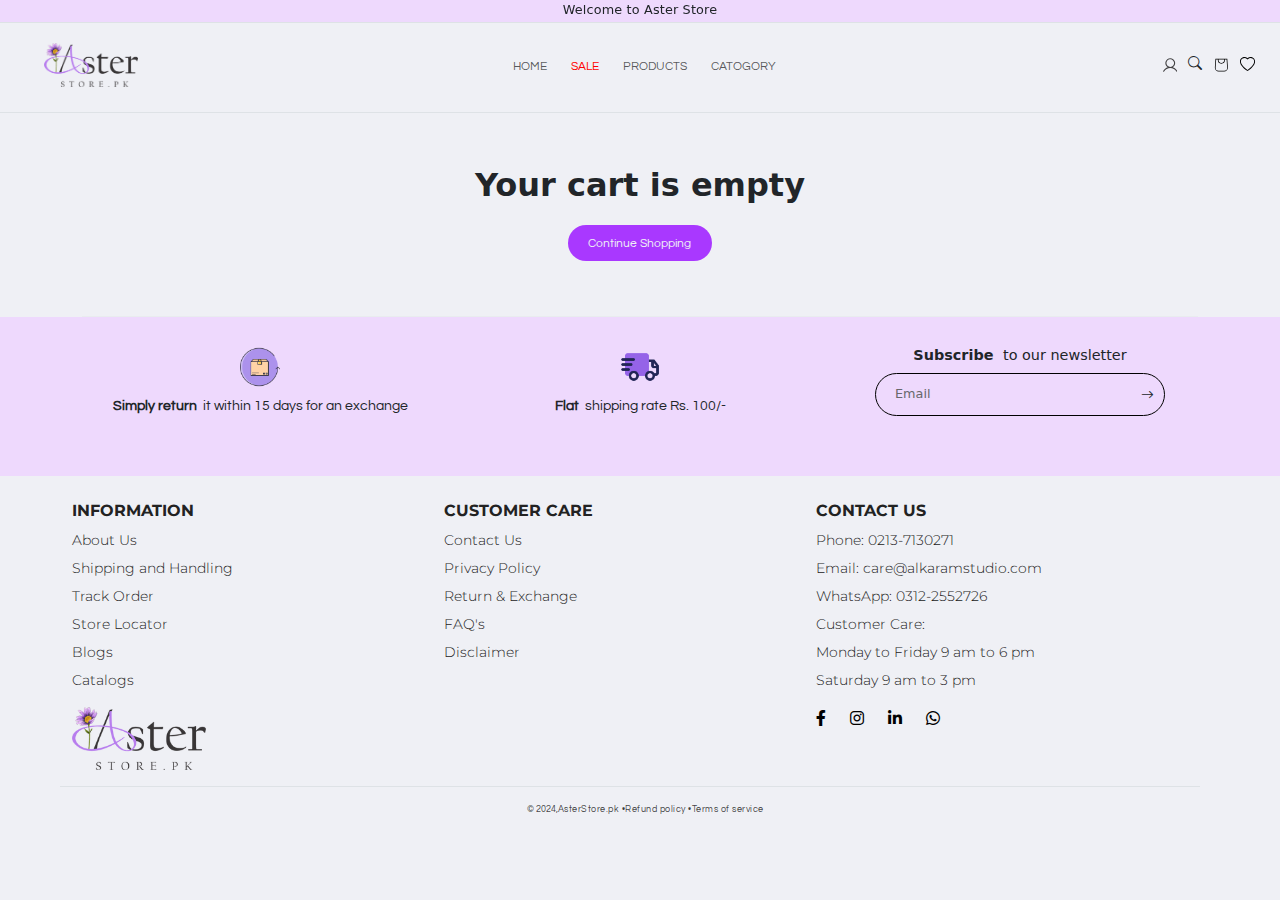
<file: cart.html>
<!DOCTYPE html>
<html>
    <head>
        <meta charset="utf-8">
        <meta http-equiv="X-UA-Compatible" content="IE=edge">
        <title>Cart</title>
        <meta name="description" content="">
        <meta name="viewport" content="width=device-width, initial-scale=1">
        
        <link rel="stylesheet" href="https://cdnjs.cloudflare.com/ajax/libs/font-awesome/6.0.0-beta3/css/all.min.css">
        <link href="https://fonts.googleapis.com/css2?family=Montserrat:ital,wght@0,100..900;1,100..900&display=swap" rel="stylesheet">
        <link href="https://maxcdn.bootstrapcdn.com/bootstrap/5.3.0/css/bootstrap.min.css" rel="stylesheet">
        <link href="https://cdn.jsdelivr.net/npm/bootstrap-icons/font/bootstrap-icons.css" rel="stylesheet" />
        
        <link href="./Styling/style.css" rel="stylesheet" />
        <link href="./Styling/NAVBAR.css" rel="stylesheet" />
        <link href="./Styling/footer.css" rel="stylesheet" />
        <link rel="stylesheet" href="./Styling/bootstrap.min.css" />
        <link rel="stylesheet" href="./Styling/Seemore_button.css">
        <link href="./Styling/cart.css" rel="stylesheet"/>
        <link rel="stylesheet" href="https://fonts.googleapis.com/css?family=Questrial&display=swap">

  
  </head>
    <body style="background-color: #eff0f5;">
        


 
  <!-- Starting Messeges -->
  <div class="container-fluid " id="messagesContainer" style=" background-color: #eed9fd ; height: 22px;">

    <div class="row satrting_msg m-0 p-0">

      <div id="carouselExampleSlidesOnly" class="carousel slide" data-bs-ride="carousel">
        <div class="carousel-inner">

          <div class="carousel-item active">
            <span>Welcome to Aster Store</span>
          </div>

          <div class="carousel-item">
            <span
              style="font-weight: bolder !important; font-family: 'Times New Roman', Times, serif !important;">اللَّهُ
              لَطِيفٌ بِعِبَادِهِ يَرْزُقُ مَن يَشَاءُ</span>
          </div>

          <div class="carousel-item">
            <span>Avail 20% discount on selected items</span>
          </div>

          <div class="carousel-item">
            <span>Free delivery on orders above Rs. 2500/-</span>
          </div>

        </div>
      </div>

    </div>
  </div>
  <!-- Starting Messeges -->







         <!-- Nav bar -->
         <div class="container-fluid nav_bar bg-white sticky-top border-bottom border-top" id="Main_header" style="background: #eff0f5 !important;">
          <div class="row align-items-center" style=" margin-right: 0px; margin-left: 0px;">
            <!-- logo -->
            <div class="col-3 d-flex justify-content-start logo-col">
              <a href="index.html" class="logo">
                <img src="./PICTURES/Aster_Logo_Transparent.png" alt="logo" class="logo" />
              </a>
            </div>
            <!-- logo -->
        
            <!-- Nav items -->
            <div class="col-6 navbar-col d-flex justify-content-center">
              <nav class="navbar navbar-expand-lg ">
                <div class="container-fluid">
                  <button
                    class="navbar-toggler "
                    type="button"
                    data-bs-toggle="offcanvas"
                    data-bs-target="#offcanvasNavbar"
                    aria-controls="offcanvasNavbar"
                    style="border: 0px !important"
                  >
                    <span class="navbar-toggler-icon"></span>
                  </button>
        
                  <!-- Offcanvas for mobile navbar -->
                  <div
                    class="offcanvas offcanvas-start "
                    tabindex="-1"
                    id="offcanvasNavbar"
                    aria-labelledby="offcanvasNavbarLabel"
                    >
                    <div class="offcanvas-header">
                      <button
                        type="button"
                        class="btn-close"
                        data-bs-dismiss="offcanvas"
                        aria-label="Close"
                        style="margin-left: -350px !important"
                        ></button>
                    </div>
                    <div class="offcanvas-body ">
                      <ul class="nav-links_ navbar-nav me-auto mb-2 mb-lg-0    ">
                        <li class="nav-item list_style LI">
                          <a class="nav-links_li_a " href="index.html"> HOME </a>
                        </li>
                        
                        <li class="nav-item list_style LI" >
                          <a class="nav-links_li_a_sale " style="color: red;" href="#">SALE</a>
                          <div class="mega-box">
                              <div class="content " style="
                              height: 260%;
                              width: 100%;
                          ">
                                <div class="main main_ main_P">
                                  <p>Special Sale</p>
                                  <ul class="mega-links">
                                      <li class="list_style"><a class=" MM_items" href="#">Saller</a></li>
                                      <li class="list_style"><a class=" MM_items" href="#"> Radiance </a></li>
                                      <li class="list_style"><a class=" MM_items" href="#"> Starlight </a></li>
                                      <li class="list_style"><a class=" MM_items" href="#"> Moon </a></li>
                                      <li class="list_style"><a class=" MM_items" href="#"> Starlight </a></li>
                                      <li class="list_style"><a class=" MM_items" href="#"> Moon </a></li>
                                  </ul>
                              </div>

                              <div class="main main_ main_P">
                                <p>50% OFF</p>
                                <ul class="mega-links">
                                    <li class="list_style"><a class=" MM_items" href="#">Saller</a></li>
                                    <li class="list_style"><a class=" MM_items" href="#"> Radiance </a></li>
                                    <li class="list_style"><a class=" MM_items" href="#"> Starlight </a></li>
                                    <li class="list_style"><a class=" MM_items" href="#"> Moon </a></li>
                                    <li class="list_style"><a class=" MM_items" href="#"> Starlight </a></li>
                                    <li class="list_style"><a class=" MM_items" href="#"> Moon </a></li>
                                </ul>
                            </div>
                                
                                  
                                  <div class="main main_ d-flex flex-row  justify-content-end">
                                      <!-- <img class="img_" src="./PICTURES/4974063_2625796.jpg" alt=""> -->
        
                                      <div id="carouselExampleSlidesOnly" class="carousel slide " data-bs-ride="carousel"  data-bs-interval="2000">
                                        <div class="carousel-inner">
                                          <div class="carousel-item active">
                                            <img src="./PICTURES/Lumus lush/NES-001-BLK-1.webp" class="d-block w-100 carosalImages" alt="1st_img" >
                                          </div>
                                          <div class="carousel-item">
                                            <img src="./PICTURES/Tribal pride/ERG-003-BLU-2.webp" class="d-block w-100 carosalImages" alt="2nd_img" >
                                          </div>
                                          <div class="carousel-item">
                                            <img src="./PICTURES/Harmony/RNG-002-BLK-1.webp" class="d-block w-100 carosalImages" alt="3rd_img">
                                          </div>
                                        </div>

                                        <div class="d-flex justify-content-center">
                                          <a href="Sale.html">
                                            <button class="SeeMorebutton">
                                              See More On Sale
                                            </button>
      
                                          </a>
                                        </div>
                                        
                                      </div>
                                      
                                  </div>
                              
                              </div>
                          </div>
                      </li>
        
                        <li class="nav-item list_style LI" >
                          <a class="nav-links_li_a " style="margin-top: 1px;" href="#">PRODUCTS</a>
                          
                          <div class="mega-box " >
                              <div class="content ">
                                <div class="main main_ main_P">
                                  <!-- <p>Rings</p> -->
                                  <ul class="mega-links">
                                      <li class="list_style"><a class=" MM_items" href="#">Saller</a></li>
                                      <li class="list_style"><a class=" MM_items" href="#"> Radiance </a></li>
                                      <li class="list_style"><a class=" MM_items" href="#"> Starlight </a></li>
                                      <li class="list_style"><a class=" MM_items" href="#"> Moon </a></li>
                                      <li class="list_style"><a class=" MM_items" href="#">Saller</a></li>
                                      <li class="list_style"><a class=" MM_items" href="#"> Radiance </a></li>
                                      <li class="list_style"><a class=" MM_items" href="#"> Starlight </a></li>
                                      <li class="list_style"><a class=" MM_items" href="#"> Moon </a></li>
                                     
                                      
                                  </ul>
                              </div>
                                  <div class="main main_ main_P">
                                      <!-- <p>Bracelets</p> -->
                                      <ul class="mega-links ">
                                          <li class="list_style"><a class="MM_items" href="#">Logo Design</a></li>
                                          <li class="list_style"><a class="MM_items " href="#">Card Design</a></li>
                                          <li class="list_style"><a class="MM_items " href="#">Template Design</a></li>
                                          <li class="list_style"><a class="MM_items " href="#">Broushure Design</a></li>
                                          <li class="list_style"><a class="MM_items" href="#">Logo Design</a></li>
                                          <li class="list_style"><a class="MM_items " href="#">Card Design</a></li>
                                          <li class="list_style"><a class="MM_items " href="#">Template Design</a></li>
                                          <li class="list_style"><a class="MM_items " href="#">Broushure Design</a></li>
                                      </ul>
                                  </div>
                                  <div class="main main_ main_P">
                                      <!-- <p>Earrings</p> -->
                                      <ul class="mega-links">
                                          <li class="list_style"><a class=" MM_items" href="#">HTML Website</a></li>
                                          <li class="list_style"><a class=" MM_items" href="#">Wordpress Website</a></li>
                                          <li class="list_style"><a class=" MM_items" href="#">Joomla Website</a></li>
                                          <li class="list_style"><a class=" MM_items" href="#">Education Website</a></li>
                                          <li class="list_style"><a class=" MM_items" href="#">HTML Website</a></li>
                                          <li class="list_style"><a class=" MM_items" href="#">Wordpress Website</a></li>
                                          <li class="list_style"><a class=" MM_items" href="#">Joomla Website</a></li>
                                          <li class="list_style"><a class=" MM_items" href="#">Education Website</a></li>
                                          
                                      </ul>
                                  </div>
                                  <div class="main main_ main_P">
                                      <!-- <p>Necklaces</p> -->
                                      <ul class="mega-links">
                                          <li class="list_style"><a class=" MM_items" href="#">Personal Email</a></li>
                                          <li class="list_style"><a class=" MM_items" href="#">Business Email</a></li>
                                          <li class="list_style"><a class=" MM_items" href="#">Mobile Email</a></li>
                                          <li class="list_style"><a class=" MM_items" href="#"> WEb Marketing</a></li>
                                      </ul>
                                  </div>
                                  
                                  <div class="main main_ d-flex flex-row  justify-content-end megaMenueCarousal" style="width: 120%;">
                                    <!-- <img class="img_" src="./PICTURES/4974063_2625796.jpg" alt=""> -->
        
                                    <div id="carouselExampleSlidesOnly" class="carousel slide " data-bs-ride="carousel"  data-bs-interval="2000">
                                      <div class="carousel-inner">
                                        <div class="carousel-item active">
                                          <img src="./PICTURES/Lumus lush/NES-001-BLK-1.webp" class="d-block w-100 carosalImages" alt="1st_img" >
                                        </div>
                                        <div class="carousel-item">
                                          <img src="./PICTURES/Tribal pride/ERG-003-BLU-2.webp" class="d-block w-100 carosalImages" alt="2nd_img" >
                                        </div>
                                        <div class="carousel-item">
                                          <img src="./PICTURES/Harmony/RNG-002-BLK-1.webp" class="d-block w-100 carosalImages" alt="3rd_img">
                                        </div>
                                      </div>

                                      <div class="d-flex justify-content-center">
                                        <a href="Products.html">
                                          <button class="SeeMorebutton">
                                            See More Products
                                          </button>
    
                                        </a>
                                      </div>
                                      
                                      
                                    </div>

                                   

                                   

                                </div>

                               
                              
                              </div>
                          </div>
                      </li>
        
        
        
                      <li class="nav-item list_style LI" >
                        <a class="nav-links_li_a " style="margin-top: 1px;" href="#">CATOGORY</a>
                        <div class="mega-box">
                            <div class="content " >
                              <div class="main main_ main_P">
                                <p>Rings</p>
                                <ul class="mega-links">
                                    <li class="list_style"><a class=" MM_items" href="#">Saller</a></li>
                                    <li class="list_style"><a class=" MM_items" href="#"> Radiance </a></li>
                                    <li class="list_style"><a class=" MM_items" href="#"> Starlight </a></li>
                                    <li class="list_style"><a class=" MM_items" href="#"> Moon </a></li>
                                </ul>
                            </div>
                                <div class="main main_ main_P">
                                    <p>Bracelets</p>
                                    <ul class="mega-links ">
                                        <li class="list_style"><a class="MM_items" href="#">Logo Design</a></li>
                                        <li class="list_style"><a class="MM_items " href="#">Card Design</a></li>
                                        <li class="list_style"><a class="MM_items " href="#">Template Design</a></li>
                                        <li class="list_style"><a class="MM_items " href="#">Broushure Design</a></li>
                                    </ul>
                                </div>
                                <div class="main main_ main_P">
                                    <p>Earrings</p>
                                    <ul class="mega-links">
                                        <li class="list_style"><a class=" MM_items" href="#">HTML Website</a></li>
                                        <li class="list_style"><a class=" MM_items" href="#">Wordpress Website</a></li>
                                        <li class="list_style"><a class=" MM_items" href="#">Joomla Website</a></li>
                                        <li class="list_style"><a class=" MM_items" href="#">Education Website</a></li>
                                    </ul>
                                </div>
                                <div class="main main_ main_P">
                                    <p>Necklaces</p>
                                    <ul class="mega-links">
                                        <li class="list_style"><a class=" MM_items" href="#">Personal Email</a></li>
                                        <li class="list_style"><a class=" MM_items" href="#">Business Email</a></li>
                                        <li class="list_style"><a class=" MM_items" href="#">Mobile Email</a></li>
                                        <li class="list_style"><a class=" MM_items" href="#"> WEb Marketing</a></li>
                                    </ul>
                                </div>
                                
                                <div class="main main_ d-flex flex-row  justify-content-end megaMenueCarousal" style="width: 120%;">
                                  <!-- <img class="img_" src="./PICTURES/4974063_2625796.jpg" alt=""> -->
        
                                  <div id="carouselExampleSlidesOnly" class="carousel slide " data-bs-ride="carousel"  data-bs-interval="2000">
                                    <div class="carousel-inner">
                                      <div class="carousel-item active">
                                        <img src="./PICTURES/Lumus lush/NES-001-BLK-1.webp" class="d-block w-100 carosalImages" alt="1st_img" >
                                      </div>
                                      <div class="carousel-item">
                                        <img src="./PICTURES/Tribal pride/ERG-003-BLU-2.webp" class="d-block w-100 carosalImages" alt="2nd_img" >
                                      </div>
                                      <div class="carousel-item">
                                        <img src="./PICTURES/Harmony/RNG-002-BLK-1.webp" class="d-block w-100 carosalImages" alt="3rd_img">
                                      </div>
                                    </div>
                                    <div class="d-flex justify-content-center">
                                      <a href="Products.html">
                                        <button class="SeeMorebutton">
                                          See More Products
                                        </button>
  
                                      </a>
                                    </div>
                                  </div>

                                  
                              </div>
                            
                            </div>
                        </div>
                    </li>
                    
                        
                      </ul>
                    </div>
                    <!-- Offcanvas footer -->
                    <div class="offcanvas-footer p-3 d-lg-none d-xl-none" style="background-color: #eff0f5">
                      <div class="d-flex justify-content-start off_footer">
                        <a href="https://api.whatsapp.com/send/?phone=923210434441&text&type=phone_number&app_absent=0" class="me-3" style="font-size: small"
                          ><i class="bi bi-whatsapp"></i
                        ></a>
                        <a href="https://facebook.com/asterstore.pk" class="me-3" style="font-size: small"
                          ><i class="bi bi-facebook"></i
                        ></a>
                        <a href="https://www.instagram.com/asterstore.pk" class="me-3" style="font-size: small"
                          ><i class="bi bi-instagram"></i
                        ></a>
                      </div>
                      </div>
                      <!-- Offcanvas footer -->
                  </div>  
                  <!-- Offcanvas for mobile navbar -->
                </div>
              </nav>
            </div>
            <!-- Nav items -->
        
        
                  <div class="col-3 d-flex justify-content-end gap-1 search-cart-col">
        
                    <a href="Login.html" class="icon-link " style="color: #000000 !important">
                      <svg width="14.5" height="14.5" style="font-size: 1rem !important;     margin-bottom: 0px; margin-right: 7px; "
                        viewBox="0 0 20 20" fill="none" xmlns="http://www.w3.org/2000/svg">
                        <path
                          d="M19.7406 17.8752C18.3411 15.4644 16.1011 13.655 13.4499 12.7939C14.7207 12.0383 15.7082 10.8863 16.2608 9.51495C16.8134 8.14362 16.9004 6.62881 16.5086 5.20321C16.1167 3.77762 15.2677 2.5201 14.0918 1.62385C12.916 0.727599 11.4784 0.242187 9.99994 0.242188C8.52148 0.242187 7.0839 0.727599 5.90807 1.62385C4.73223 2.5201 3.88317 3.77762 3.49133 5.20321C3.09949 6.62881 3.18653 8.14362 3.7391 9.51495C4.29166 10.8863 5.27918 12.0383 6.54994 12.7939C3.89879 13.655 1.65876 15.4644 0.259319 17.8752C0.200622  17.9603 0.160171 18.0567 0.140509 18.1582C0.120847 18.2598 0.122398 18.3643 0.145065 18.4652C0.167733 18.5661 0.211026 18.6612 
                                     0.272225 18.7446C0.333424 18.828 0.411206 18.8978 0.500683 18.9497C0.59016 19.0015 0.689399 19.0343 0.792163 19.046C0.894927 
                                     19.0577 0.998995 19.048 1.09783 19.0175C1.19666 18.987 1.28812 18.9365 1.36647 18.8689C1.44481 18.8014 1.50834 18.7184 1.55307 
                                     18.6252C2.4103 17.1439 3.64199 15.9141 5.12458 15.0591C6.60716 14.2042 8.28851 13.7541 9.99994 13.7541C11.7114 13.7541 13.3927
                                      14.2042 14.8753 15.0591C16.3579 15.9141 17.5896 17.1439 18.4468 18.6252C18.4915 18.7184 18.5551 18.8014 18.6334 18.8689C18.7118
                                       18.9365 18.8032 18.987 18.9021 19.0175C19.0009 19.048 19.105 19.0577 19.2077 19.046C19.3105 19.0343 19.4097 19.0015 19.4992 
                                       18.9497C19.5887 18.8978 19.6665 18.828 19.7277 18.7446C19.7889 18.6612 19.8322 18.5661 19.8548 18.4652C19.8775 18.3643 19.879
                                        18.2598 19.8594 18.1582C19.8397 18.0567 19.7993 17.9603 19.7406 17.8752V17.8752ZM4.74994 7.00016C4.74994 5.96181 5.05785 
                                        4.94678 5.63473 4.08342C6.21161 3.22006 7.03154 2.54715 7.99086 2.14979C8.95017 1.75243 10.0058 1.64847 11.0242
                                         1.85104C12.0426 2.05361 12.978 2.55363 13.7123 3.28785C14.4465 4.02208 14.9465 4.95754 15.1491 5.97594C15.3516 
                                         6.99434 15.2477 8.04994 14.8503 9.00925C14.453 9.96856 13.78 10.7885 12.9167 11.3654C12.0533 11.9423 11.0383 
                                         12.2502 9.99994 12.2502C8.60756 12.2502 7.2722 11.697 6.28763 10.7125C5.30307 9.72791 4.74994 8.39255 4.74994 7.00016Z"
                          fill="#414042"></path>
                      </svg>
                    </a>
            
                    <span id="searchIconOutside" class="searchHover">
                      <i class="bi bi-search InsmallScreen" style="font-size: 14px"></i>
                    </span>
            
                    
                    <a href="cart.html" class="icon-link" style="color: #000000 !important; position: relative;">
                      <svg class="icon-cart" aria-hidden="true" focusable="false" xmlns="http://www.w3.org/2000/svg" height="0px" viewBox="0 0 40 40" fill="none">
                        <path
                          d="m15.75 11.8h-3.16l-.77 11.6a5 5 0 0 0 4.99 5.34h7.38a5 5 0 0 0 4.99-5.33l-.78-11.61zm0 1h-2.22l-.71 10.67a4 4 0 0 0 3.99 4.27h7.38a4 4 0 0 0 4-4.27l-.72-10.67h-2.22v.63a4.75 4.75 0 1 1 -9.5 0zm8.5 0h-7.5v.63a3.75 3.75 0 1 0 7.5 0z"
                          fill="currentColor" fill-rule="evenodd"></path>
                      </svg>
                      <span id="cart-counter" class="cart_icon_counter__" ></span>
                    </a>
                    
            
                    <a href="wishlist.html" class="icon-link" style="color: #000000 !important">
                      <svg class="bi bi-heart" aria-hidden="true" focusable="false" xmlns="http://www.w3.org/2000/svg"
                        viewBox="0 0 17 17" fill="none">
                        <path
                          d="m8 2.748-.717-.737C5.6.281 2.514.878 1.4 3.053c-.523 1.023-.641 2.5.314 4.385.92 1.815 2.834 3.989 6.286 6.357 3.452-2.368 5.365-4.542 6.286-6.357.955-1.886.838-3.362.314-4.385C13.486.878 10.4.28 8.717 2.01zM8 15C-7.333 4.868 3.279-3.04 7.824 1.143q.09.083.176.171a3 3 0 0 1 .176-.17C12.72-3.042 23.333 4.867 8 15"
                          fill="currentColor" fill-rule="evenodd"></path>
                      </svg>
                    </a>
                  </div>
                  
        
            <!-- End Search and Cart Section -->
          </div>
          
        </div>
        
        


<div class="container-fluid bg-white sticky-top" style="height: 90px !important; background-color: #eff0f5 !important;" id="searchInputContainer">
    <div class="search-bar">
        <input type="text" id="searchInput" placeholder=" " style="font-size: 0.7rem" />
        <label for="searchInput" class="floating-label">Search</label>
        <span class="search-icon" id="searchIconInside" style="     width: 40px;  margin-block-end: 3px;">
            <i class="bi bi-search" style="font-size: 0.8rem"></i>
        </span>

        <span id="closeIcon" class="close-icon hidden">
          <i class="bi bi-x-lg" style="font-size: 0.9rem"></i>
        </span>
    </div>

</div>

<div class="row m-0 p-0 g-0">
  <div class="col-12 search-results_col-12">
    
<div class="search-results hidden" id="searchResults">
  <!-- Dynamic search results will be appended here -->
</div>

  </div>
</div>

        
        <!-- Nav bar -->







  <!-- cartEmpty_heading  -->
  <div class="cartEmpty_heading"  style="background-color:  #eff0f5;">
    <p> Your cart is empty </p>
  </div>
  <!-- cartEmpty_heading -->


  <!-- continue shopping btn -->
  <div class="container-fluid btn_containerIncartPAge" style="background-color:  #eff0f5;">

    <span class="button_IncartPAge d-flex justify-content-center">

      <a href="Products.html">
        <button class="btn btn-outline-dark rounded-pill btn-no-hover" type="submit"
          style="border-width: 0rem !important; width: 9.05rem !important; font-weight : lighter !important; font-family: Questrial , sans-serif !important; font-size: 11.5px !important; height: 36px !important; color: #eff0f5 !important; background-color: #a938ff !important;
          margin-bottom: 7px !important; ">
          Continue Shopping</button>
      </a>

    </span>

  </div>
  <!-- continue shopping btn -->


  <!-- Cart items -->

  <div class="container CartItemsMainContainerInCartPAge">
    <div class="row cart-header g-0" style="display: none;">
      <div class="firstRow">
        <div class="col-6 m-0 p-0 d-flex">
          <h1 class="m-0 p-0" style="font-weight: bolder; font-family: 'Questrial', sans-serif !important;">Your cart</h1>
        </div> 
        <div class="col-6 continue-shopping m-0 p-0">
            <a href="Products.html" style="color: #000000 ; opacity: 0.7; " > Continue shopping</a>
        </div>
      </div>
       
    </div>

    <div class="row heading-row g-0 pb-2" style="display: none;">
      <div class="col-7">
         <h6 class="PRODUCT_headings"> PRODUCT </h6> 
      </div>
      <div class="col-3 text-center QuatityinSmallScreen" style=" padding-left: 0px;" >
          <h6 class="PRODUCT_headings "> QUANTITY </h6>
      </div>
      <div class="col-2 text-end">
          <h6 class="PRODUCT_headings"> TOTAL </h6>
      </div>
    </div>


    <div class="row cart-item  g-0 pt-4 pb-4">  <!--border-bottom border-top -->
        
    </div>    
</div>

<div class="container">
  <div class="row g-0 m-0 p-0 pb-4 totalCardRow" style="display: none;">
    <div class="col-12 totalCardRow">


      <div class="total-card  ">
        
        <div class="row g-0 m-0 p-0 align-items-center justify-content-center">
          
          <div class="col-6">
            <h4 class="text-center totalEstCard" style="font-weight: bolder; font-size: medium; margin-block-end: 0px !important;">Estimated total </h4>
          </div>

          <div class="col-6">
            <h4 class="text-center totalEstCardPrice" style="font-weight: lighter !important; letter-spacing: 0px;  font-size:   large;     margin: auto;">Rs.690.00 PKR </h4>
          </div>

        </div>
        
        <p class="text-center" style="font-weight: 400 !important; letter-spacing: 0px;  font-size: small;">Tax included and shipping and discounts calculated at checkout</p>
       
       
        

         <!-- Shipping line -->

         <div class="ShippingLine progressBarAndMsgContainer">
          <div class="row mt-4">
            <div class="d-flex justify-content-center  ">
              <h4 class="lineBar_1stMsg" style="font-size: small;  font-weight: bold;" id="lineBar_1stMsg"> 🏷️Free shipping for orders over
                Rs.2500.00! </h4>
              <h4 class="lineBar_2stMsg" style="font-size: small;  font-weight: bold; display: none;" id="lineBar_2ndtMsg"> 🚚 You’re only
                Rs.1120.00 away from free shipping! </h4>
              <h4 class="lineBar_3stMsg" style="font-size: small;  font-weight: bold; display: none;" id="lineBar_3rdMsg"> 🎉 Congratulations!
                You've got free shipping!</h4>
            </div>

            <div class="d-flex justify-content-end mt-3 mb-4">
              <div class=" progress-bar">
                <div class="progress" style="width: 5%;" id="progressBar"></div>
              </div>
            </div>

          </div>
        </div>

        <!-- Shipping line -->

         <div class=" ">
         <button class="btn btn-checkout"><a href="./checkout forms/Checkout.html" style="color:  white !important; text-decoration: none;"> Check out </a> </button>
         </div>

      </div>



    </div>
  </div>
</div>
  <!-- Cart items -->



<!-- footer -->



<div class="footer-sticker" style="background-color:eed9fd;" id="footer_sticker"> 
  <div class="container">
      <div class="row">
          <div class="col-md-4 footer-item">
              <div class="icon"> <img src="./PICTURES/return-box (1).png" alt="return-logo" class="returnLOGO"/> </div>
              <h5 class="footer_heading"><b class="fw-bold">Simply return</b>&nbsp; it within 15 days for an exchange</h5>
          </div>
          <div class="col-md-4 footer-item">
              <div class="icon"><img src="./PICTURES/fast-delivery.png" alt="shipping logo" class="img-fluid shippingLOGO"/></div>
              <h5 class="footer_heading"><b class="fw-bold">Flat</b>&nbsp; shipping rate Rs. 100/-</h5>

          </div>
          <div class="col-md-4 footer-item newsletter">
              <div class="d-flex flex-column justify-content-center align-items-center flex-wrap">
                  <h5 class="Subcribe"><b class="fw-bold " >Subscribe </b>&nbsp;to our newsletter</h5>
                  
               
      
               
              <div class="email-bar">
                <input type="email" placeholder=" "  id="emailInput" />
      
                <label for="emailInput" class="floating-email-label">Email</label>
      
                <span>
                  <i class="bi bi-arrow-right arrowIconInside"
                    style="font-size: 0.8rem; margin-right: 10px !important;"></i>
                </span>
              </div>
             
      
                </div>
          </div>
      </div>
  </div>
</div>


<footer class="footer " style="padding-left: 60px !important;">
  <div class="container  border-bottom  pt-4 m-0 pb-3">
      <div class="row g-0" style="font-family: 'Montserrat',sans-serif;">
          <div class="col-md-4 footerH5 InSmallScreens">
              <h5>INFORMATION</h5>
              <ul class="footer-menu">
                  <li><a href="#">About Us</a></li>
                  <li><a href="#">Shipping and Handling</a></li>
                  <li><a href="#">Track Order</a></li>
                  <li><a href="#">Store Locator</a></li>
                  <li><a href="#">Blogs</a></li>
                  <li><a href="#">Catalogs</a></li>
              </ul>
              <div class="footer-logo">
                <img src="./PICTURES/Aster_Logo_Transparent footer.png" class="footer-logo" />
              </div>
          </div>
          <div class="col-md-4 footerH5">
              <h5>CUSTOMER CARE</h5>
              <ul class="footer-menu">
                  <li><a href="#">Contact Us</a></li>
                  <li><a href="#">Privacy Policy</a></li>
                  <li><a href="RefundPolicy.html">Return & Exchange</a></li>
                  <li><a href="#">FAQ's</a></li>
                  <li><a href="#">Disclaimer</a></li>
              </ul>
              
          </div>
          <div class="col-md-4 footerH5">
              <h5>CONTACT US</h5>
              <ul class="footer-menu">
                  <li>Phone: 0213-7130271</li>
                  <li>Email: care@alkaramstudio.com</li>
                  <li>WhatsApp: 0312-2552726</li>
                  <li>Customer Care:</li>
                  <li>Monday to Friday 9 am to 6 pm</li>
                  <li>Saturday 9 am to 3 pm</li>
              </ul>
              <div class="social-icons">
                <div class="d-flex gap-4">
                  <a href="#"><i class="fab fa-facebook-f"></i></a>
                  <a href="#"><i class="fab fa-instagram"></i></a>
                  <a href="#"><i class="fab fa-linkedin-in"></i></a>
                  <a href="#"><i class="fab fa-whatsapp"></i></a>
                </div>
                  
              </div>
          </div>
      </div>
  </div>
</footer>




<div class="container-fluid p-3">
  <div class="row">
    <div class="col-12  copyrigh_section">
      <p> © 2024, </p>
      <a href="index.html"> AsterStore.pk •</a>


      <a href="RefundPolicy.html"> Refund policy •</a>

      <a href="TermOfServices.html"> Terms of service </a>
    </div>
  </div>

</div>




  <!-- footer -->




<!-- cart.html -->

<!-- <script src="./Scripts/Cart__Notification.js"></script> -->
<script src="./Scripts/Search.js"> </script>
<script src="./Scripts/Cart.js"></script>
<script src="./Scripts/index.js"> </script>
<script src="./Scripts/bootstrap.min.js"></script>
<script src="https://code.jquery.com/jquery-3.3.1.slim.min.js"></script>
<script src="https://cdnjs.cloudflare.com/ajax/libs/popper.js/1.14.7/umd/popper.min.js"></script>
<script src="https://stackpath.bootstrapcdn.com/bootstrap/4.5.2/js/bootstrap.min.js"></script>
<script src="https://cdn.jsdelivr.net/npm/bootstrap@5.3.0/dist/js/bootstrap.bundle.min.js"></script>

<script src="https://code.jquery.com/jquery-3.5.1.min.js"></script>    
</body>
</html>
</file>
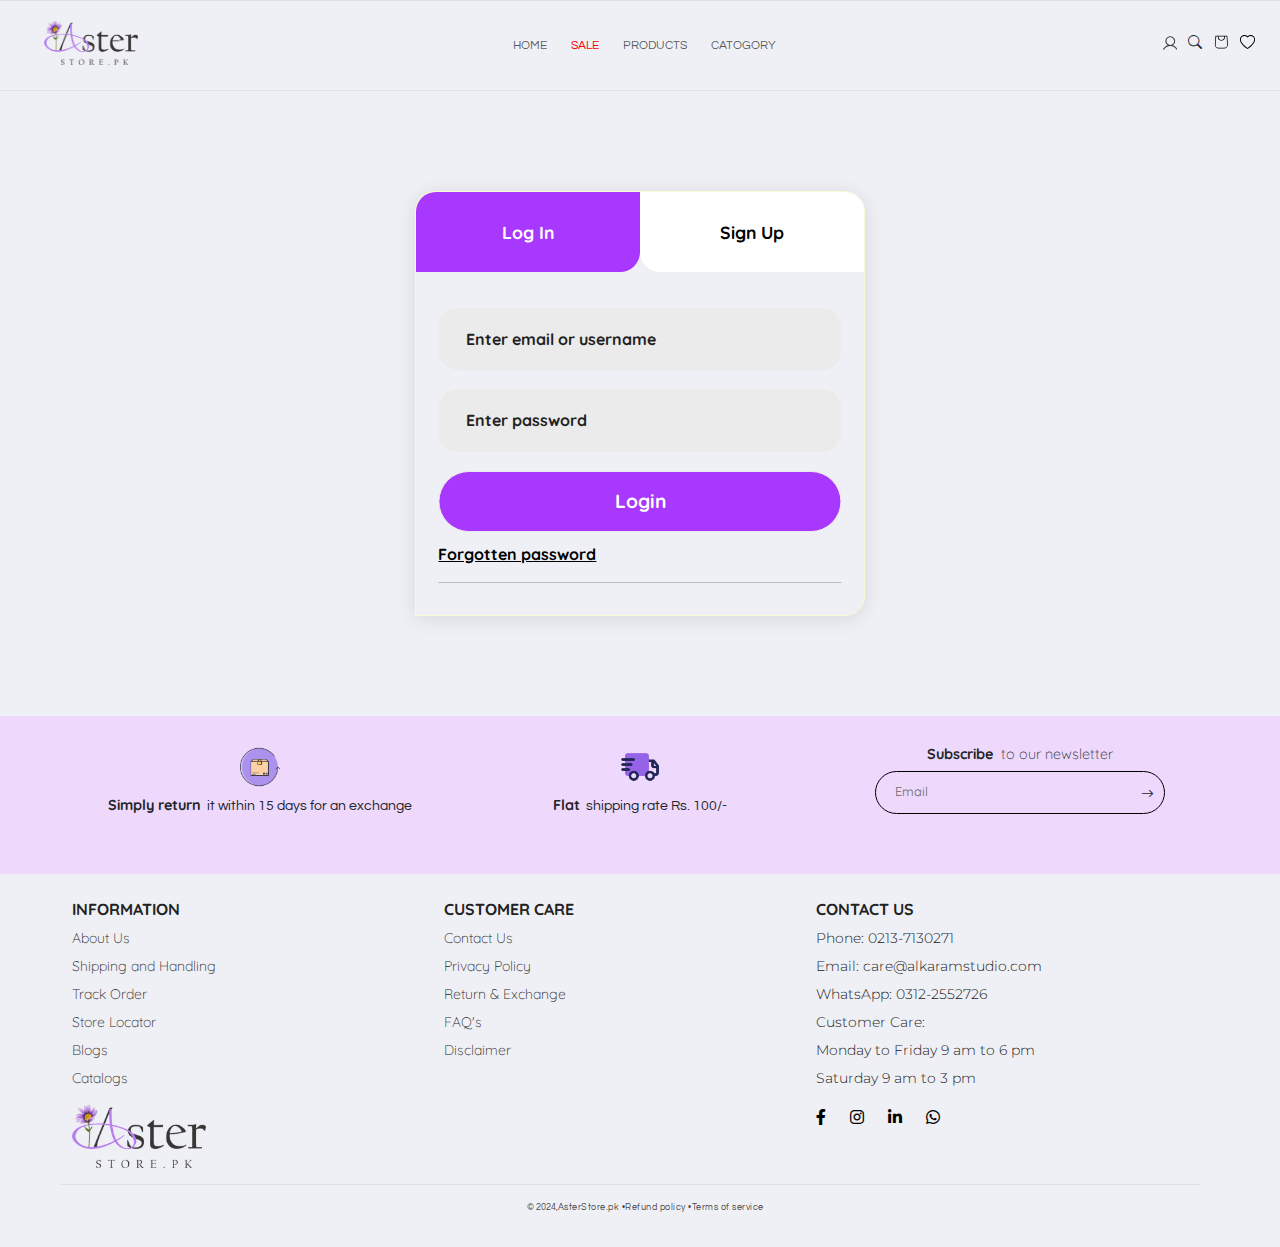
<file: login_signup.html>
<!DOCTYPE html>
<html>
    <head>
        <meta charset="utf-8">
        <meta http-equiv="X-UA-Compatible" content="IE=edge">
        <title>login signup</title>
        <meta name="description" content="">
        <meta name="viewport" content="width=device-width, initial-scale=1">
        
        <link rel="stylesheet" href="./Styling/login.css">

        <link href="https://stackpath.bootstrapcdn.com/bootstrap/5.3.0/css/bootstrap.min.css" rel="stylesheet">
        <link rel="stylesheet" href="https://cdnjs.cloudflare.com/ajax/libs/font-awesome/6.0.0-beta3/css/all.min.css">
        <link href="https://cdn.jsdelivr.net/npm/bootstrap-icons/font/bootstrap-icons.css" rel="stylesheet" />
        
        <link href="./Styling/card_notification.css" rel="stylesheet"/>
        <link href="./Styling/NAVBAR.css" rel="stylesheet" />
        <link href="./Styling/style.css" rel="stylesheet" />
        <link rel="stylesheet" href="./Styling/bootstrap.min.css" />
        <link rel="stylesheet" href="./Styling/Seemore_button.css">
      
        <link href="./Styling/footer.css" rel="stylesheet" />
      
        <link rel="stylesheet" href="https://fonts.googleapis.com/css?family=Questrial&display=swap">

    </head>
    <body style="background: #eff0f5;">


         <!-- Nav bar -->
         <div class="container-fluid nav_bar bg-white sticky-top border-bottom border-top" id="Main_header" style="background: #eff0f5 !important;">
          <div class="row align-items-center" style=" margin-right: 0px; margin-left: 0px;">
            <!-- logo -->
            <div class="col-3 d-flex justify-content-start logo-col">
              <a href="index.html" class="logo">
                <img src="./PICTURES/Aster_Logo_Transparent.png" alt="logo" class="logo" />
              </a>
            </div>
            <!-- logo -->
        
            <!-- Nav items -->
            <div class="col-6 navbar-col d-flex justify-content-center">
              <nav class="navbar navbar-expand-lg ">
                <div class="container-fluid">
                  <button
                    class="navbar-toggler "
                    type="button"
                    data-bs-toggle="offcanvas"
                    data-bs-target="#offcanvasNavbar"
                    aria-controls="offcanvasNavbar"
                    style="border: 0px !important"
                  >
                    <span class="navbar-toggler-icon"></span>
                  </button>
        
                  <!-- Offcanvas for mobile navbar -->
                  <div
                    class="offcanvas offcanvas-start "
                    tabindex="-1"
                    id="offcanvasNavbar"
                    aria-labelledby="offcanvasNavbarLabel"
                    >
                    <div class="offcanvas-header">
                      <button
                        type="button"
                        class="btn-close"
                        data-bs-dismiss="offcanvas"
                        aria-label="Close"
                        style="margin-left: -350px !important"
                        ></button>
                    </div>
                    <div class="offcanvas-body ">
                      <ul class="nav-links_ navbar-nav me-auto mb-2 mb-lg-0    ">
                        <li class="nav-item list_style LI">
                          <a class="nav-links_li_a " href="index.html"> HOME </a>
                        </li>
                        
                        <li class="nav-item list_style LI" >
                          <a class="nav-links_li_a_sale " style="color: red;" href="#">SALE</a>
                          <div class="mega-box">
                              <div class="content " style="
                              height: 260%;
                              width: 100%;
                          ">
                                <div class="main main_ main_P">
                                  <p>Special Sale</p>
                                  <ul class="mega-links">
                                      <li class="list_style"><a class=" MM_items" href="#">Saller</a></li>
                                      <li class="list_style"><a class=" MM_items" href="#"> Radiance </a></li>
                                      <li class="list_style"><a class=" MM_items" href="#"> Starlight </a></li>
                                      <li class="list_style"><a class=" MM_items" href="#"> Moon </a></li>
                                      <li class="list_style"><a class=" MM_items" href="#"> Starlight </a></li>
                                      <li class="list_style"><a class=" MM_items" href="#"> Moon </a></li>
                                  </ul>
                              </div>

                              <div class="main main_ main_P">
                                <p>50% OFF</p>
                                <ul class="mega-links">
                                    <li class="list_style"><a class=" MM_items" href="#">Saller</a></li>
                                    <li class="list_style"><a class=" MM_items" href="#"> Radiance </a></li>
                                    <li class="list_style"><a class=" MM_items" href="#"> Starlight </a></li>
                                    <li class="list_style"><a class=" MM_items" href="#"> Moon </a></li>
                                    <li class="list_style"><a class=" MM_items" href="#"> Starlight </a></li>
                                    <li class="list_style"><a class=" MM_items" href="#"> Moon </a></li>
                                </ul>
                            </div>
                                
                                  
                                  <div class="main main_ d-flex flex-row  justify-content-end">
                                      <!-- <img class="img_" src="./PICTURES/4974063_2625796.jpg" alt=""> -->
        
                                      <div id="carouselExampleSlidesOnly" class="carousel slide " data-bs-ride="carousel"  data-bs-interval="2000">
                                        <div class="carousel-inner">
                                          <div class="carousel-item active">
                                            <img src="./PICTURES/Lumus lush/NES-001-BLK-1.webp" class="d-block w-100 carosalImages" alt="1st_img" >
                                          </div>
                                          <div class="carousel-item">
                                            <img src="./PICTURES/Tribal pride/ERG-003-BLU-2.webp" class="d-block w-100 carosalImages" alt="2nd_img" >
                                          </div>
                                          <div class="carousel-item">
                                            <img src="./PICTURES/Harmony/RNG-002-BLK-1.webp" class="d-block w-100 carosalImages" alt="3rd_img">
                                          </div>
                                        </div>

                                        <div class="d-flex justify-content-center">
                                          <a href="Sale.html">
                                            <button class="SeeMorebutton">
                                              See More On Sale
                                            </button>
      
                                          </a>
                                        </div>
                                        
                                      </div>
                                      
                                  </div>
                              
                              </div>
                          </div>
                      </li>
        
                        <li class="nav-item list_style LI" >
                          <a class="nav-links_li_a " style="margin-top: 1px;" href="#">PRODUCTS</a>
                          
                          <div class="mega-box " >
                              <div class="content ">
                                <div class="main main_ main_P">
                                  <!-- <p>Rings</p> -->
                                  <ul class="mega-links">
                                      <li class="list_style"><a class=" MM_items" href="#">Saller</a></li>
                                      <li class="list_style"><a class=" MM_items" href="#"> Radiance </a></li>
                                      <li class="list_style"><a class=" MM_items" href="#"> Starlight </a></li>
                                      <li class="list_style"><a class=" MM_items" href="#"> Moon </a></li>
                                      <li class="list_style"><a class=" MM_items" href="#">Saller</a></li>
                                      <li class="list_style"><a class=" MM_items" href="#"> Radiance </a></li>
                                      <li class="list_style"><a class=" MM_items" href="#"> Starlight </a></li>
                                      <li class="list_style"><a class=" MM_items" href="#"> Moon </a></li>
                                     
                                      
                                  </ul>
                              </div>
                                  <div class="main main_ main_P">
                                      <!-- <p>Bracelets</p> -->
                                      <ul class="mega-links ">
                                          <li class="list_style"><a class="MM_items" href="#">Logo Design</a></li>
                                          <li class="list_style"><a class="MM_items " href="#">Card Design</a></li>
                                          <li class="list_style"><a class="MM_items " href="#">Template Design</a></li>
                                          <li class="list_style"><a class="MM_items " href="#">Broushure Design</a></li>
                                          <li class="list_style"><a class="MM_items" href="#">Logo Design</a></li>
                                          <li class="list_style"><a class="MM_items " href="#">Card Design</a></li>
                                          <li class="list_style"><a class="MM_items " href="#">Template Design</a></li>
                                          <li class="list_style"><a class="MM_items " href="#">Broushure Design</a></li>
                                      </ul>
                                  </div>
                                  <div class="main main_ main_P">
                                      <!-- <p>Earrings</p> -->
                                      <ul class="mega-links">
                                          <li class="list_style"><a class=" MM_items" href="#">HTML Website</a></li>
                                          <li class="list_style"><a class=" MM_items" href="#">Wordpress Website</a></li>
                                          <li class="list_style"><a class=" MM_items" href="#">Joomla Website</a></li>
                                          <li class="list_style"><a class=" MM_items" href="#">Education Website</a></li>
                                          <li class="list_style"><a class=" MM_items" href="#">HTML Website</a></li>
                                          <li class="list_style"><a class=" MM_items" href="#">Wordpress Website</a></li>
                                          <li class="list_style"><a class=" MM_items" href="#">Joomla Website</a></li>
                                          <li class="list_style"><a class=" MM_items" href="#">Education Website</a></li>
                                          
                                      </ul>
                                  </div>
                                  <div class="main main_ main_P">
                                      <!-- <p>Necklaces</p> -->
                                      <ul class="mega-links">
                                          <li class="list_style"><a class=" MM_items" href="#">Personal Email</a></li>
                                          <li class="list_style"><a class=" MM_items" href="#">Business Email</a></li>
                                          <li class="list_style"><a class=" MM_items" href="#">Mobile Email</a></li>
                                          <li class="list_style"><a class=" MM_items" href="#"> WEb Marketing</a></li>
                                      </ul>
                                  </div>
                                  
                                  <div class="main main_ d-flex flex-row  justify-content-end megaMenueCarousal" style="width: 120%;">
                                    <!-- <img class="img_" src="./PICTURES/4974063_2625796.jpg" alt=""> -->
        
                                    <div id="carouselExampleSlidesOnly" class="carousel slide " data-bs-ride="carousel"  data-bs-interval="2000">
                                      <div class="carousel-inner">
                                        <div class="carousel-item active">
                                          <img src="./PICTURES/Lumus lush/NES-001-BLK-1.webp" class="d-block w-100 carosalImages" alt="1st_img" >
                                        </div>
                                        <div class="carousel-item">
                                          <img src="./PICTURES/Tribal pride/ERG-003-BLU-2.webp" class="d-block w-100 carosalImages" alt="2nd_img" >
                                        </div>
                                        <div class="carousel-item">
                                          <img src="./PICTURES/Harmony/RNG-002-BLK-1.webp" class="d-block w-100 carosalImages" alt="3rd_img">
                                        </div>
                                      </div>

                                      <div class="d-flex justify-content-center">
                                        <a href="Products.html">
                                          <button class="SeeMorebutton">
                                            See More Products
                                          </button>
    
                                        </a>
                                      </div>
                                      
                                      
                                    </div>

                                   

                                   

                                </div>

                               
                              
                              </div>
                          </div>
                      </li>
        
        
        
                      <li class="nav-item list_style LI" >
                        <a class="nav-links_li_a " style="margin-top: 1px;" href="#">CATOGORY</a>
                        <div class="mega-box">
                            <div class="content " >
                              <div class="main main_ main_P">
                                <p>Rings</p>
                                <ul class="mega-links">
                                    <li class="list_style"><a class=" MM_items" href="#">Saller</a></li>
                                    <li class="list_style"><a class=" MM_items" href="#"> Radiance </a></li>
                                    <li class="list_style"><a class=" MM_items" href="#"> Starlight </a></li>
                                    <li class="list_style"><a class=" MM_items" href="#"> Moon </a></li>
                                </ul>
                            </div>
                                <div class="main main_ main_P">
                                    <p>Bracelets</p>
                                    <ul class="mega-links ">
                                        <li class="list_style"><a class="MM_items" href="#">Logo Design</a></li>
                                        <li class="list_style"><a class="MM_items " href="#">Card Design</a></li>
                                        <li class="list_style"><a class="MM_items " href="#">Template Design</a></li>
                                        <li class="list_style"><a class="MM_items " href="#">Broushure Design</a></li>
                                    </ul>
                                </div>
                                <div class="main main_ main_P">
                                    <p>Earrings</p>
                                    <ul class="mega-links">
                                        <li class="list_style"><a class=" MM_items" href="#">HTML Website</a></li>
                                        <li class="list_style"><a class=" MM_items" href="#">Wordpress Website</a></li>
                                        <li class="list_style"><a class=" MM_items" href="#">Joomla Website</a></li>
                                        <li class="list_style"><a class=" MM_items" href="#">Education Website</a></li>
                                    </ul>
                                </div>
                                <div class="main main_ main_P">
                                    <p>Necklaces</p>
                                    <ul class="mega-links">
                                        <li class="list_style"><a class=" MM_items" href="#">Personal Email</a></li>
                                        <li class="list_style"><a class=" MM_items" href="#">Business Email</a></li>
                                        <li class="list_style"><a class=" MM_items" href="#">Mobile Email</a></li>
                                        <li class="list_style"><a class=" MM_items" href="#"> WEb Marketing</a></li>
                                    </ul>
                                </div>
                                
                                <div class="main main_ d-flex flex-row  justify-content-end megaMenueCarousal" style="width: 120%;">
                                  <!-- <img class="img_" src="./PICTURES/4974063_2625796.jpg" alt=""> -->
        
                                  <div id="carouselExampleSlidesOnly" class="carousel slide " data-bs-ride="carousel"  data-bs-interval="2000">
                                    <div class="carousel-inner">
                                      <div class="carousel-item active">
                                        <img src="./PICTURES/Lumus lush/NES-001-BLK-1.webp" class="d-block w-100 carosalImages" alt="1st_img" >
                                      </div>
                                      <div class="carousel-item">
                                        <img src="./PICTURES/Tribal pride/ERG-003-BLU-2.webp" class="d-block w-100 carosalImages" alt="2nd_img" >
                                      </div>
                                      <div class="carousel-item">
                                        <img src="./PICTURES/Harmony/RNG-002-BLK-1.webp" class="d-block w-100 carosalImages" alt="3rd_img">
                                      </div>
                                    </div>
                                    <div class="d-flex justify-content-center">
                                      <a href="Products.html">
                                        <button class="SeeMorebutton">
                                          See More Products
                                        </button>
  
                                      </a>
                                    </div>
                                  </div>

                                  
                              </div>
                            
                            </div>
                        </div>
                    </li>
                    
                        
                      </ul>
                    </div>
                    <!-- Offcanvas footer -->
                    <div class="offcanvas-footer p-3 d-lg-none d-xl-none" style="background-color: #eff0f5">
                      <div class="d-flex justify-content-start off_footer">
                        <a href="https://api.whatsapp.com/send/?phone=923210434441&text&type=phone_number&app_absent=0" class="me-3" style="font-size: small"
                          ><i class="bi bi-whatsapp"></i
                        ></a>
                        <a href="https://facebook.com/asterstore.pk" class="me-3" style="font-size: small"
                          ><i class="bi bi-facebook"></i
                        ></a>
                        <a href="https://www.instagram.com/asterstore.pk" class="me-3" style="font-size: small"
                          ><i class="bi bi-instagram"></i
                        ></a>
                      </div>
                      </div>
                      <!-- Offcanvas footer -->
                  </div>  
                  <!-- Offcanvas for mobile navbar -->
                </div>
              </nav>
            </div>
            <!-- Nav items -->
        
        
                  <div class="col-3 d-flex justify-content-end gap-1 search-cart-col">
        
                    <a href="Login.html" class="icon-link " style="color: #000000 !important">
                      <svg width="14.5" height="14.5" style="font-size: 1rem !important;     margin-bottom: 0px; margin-right: 7px; "
                        viewBox="0 0 20 20" fill="none" xmlns="http://www.w3.org/2000/svg">
                        <path
                          d="M19.7406 17.8752C18.3411 15.4644 16.1011 13.655 13.4499 12.7939C14.7207 12.0383 15.7082 10.8863 16.2608 9.51495C16.8134 8.14362 16.9004 6.62881 16.5086 5.20321C16.1167 3.77762 15.2677 2.5201 14.0918 1.62385C12.916 0.727599 11.4784 0.242187 9.99994 0.242188C8.52148 0.242187 7.0839 0.727599 5.90807 1.62385C4.73223 2.5201 3.88317 3.77762 3.49133 5.20321C3.09949 6.62881 3.18653 8.14362 3.7391 9.51495C4.29166 10.8863 5.27918 12.0383 6.54994 12.7939C3.89879 13.655 1.65876 15.4644 0.259319 17.8752C0.200622  17.9603 0.160171 18.0567 0.140509 18.1582C0.120847 18.2598 0.122398 18.3643 0.145065 18.4652C0.167733 18.5661 0.211026 18.6612 
                                     0.272225 18.7446C0.333424 18.828 0.411206 18.8978 0.500683 18.9497C0.59016 19.0015 0.689399 19.0343 0.792163 19.046C0.894927 
                                     19.0577 0.998995 19.048 1.09783 19.0175C1.19666 18.987 1.28812 18.9365 1.36647 18.8689C1.44481 18.8014 1.50834 18.7184 1.55307 
                                     18.6252C2.4103 17.1439 3.64199 15.9141 5.12458 15.0591C6.60716 14.2042 8.28851 13.7541 9.99994 13.7541C11.7114 13.7541 13.3927
                                      14.2042 14.8753 15.0591C16.3579 15.9141 17.5896 17.1439 18.4468 18.6252C18.4915 18.7184 18.5551 18.8014 18.6334 18.8689C18.7118
                                       18.9365 18.8032 18.987 18.9021 19.0175C19.0009 19.048 19.105 19.0577 19.2077 19.046C19.3105 19.0343 19.4097 19.0015 19.4992 
                                       18.9497C19.5887 18.8978 19.6665 18.828 19.7277 18.7446C19.7889 18.6612 19.8322 18.5661 19.8548 18.4652C19.8775 18.3643 19.879
                                        18.2598 19.8594 18.1582C19.8397 18.0567 19.7993 17.9603 19.7406 17.8752V17.8752ZM4.74994 7.00016C4.74994 5.96181 5.05785 
                                        4.94678 5.63473 4.08342C6.21161 3.22006 7.03154 2.54715 7.99086 2.14979C8.95017 1.75243 10.0058 1.64847 11.0242
                                         1.85104C12.0426 2.05361 12.978 2.55363 13.7123 3.28785C14.4465 4.02208 14.9465 4.95754 15.1491 5.97594C15.3516 
                                         6.99434 15.2477 8.04994 14.8503 9.00925C14.453 9.96856 13.78 10.7885 12.9167 11.3654C12.0533 11.9423 11.0383 
                                         12.2502 9.99994 12.2502C8.60756 12.2502 7.2722 11.697 6.28763 10.7125C5.30307 9.72791 4.74994 8.39255 4.74994 7.00016Z"
                          fill="#414042"></path>
                      </svg>
                    </a>
            
                    <span id="searchIconOutside" class="searchHover" >
                      <i class="bi bi-search InsmallScreen" style="font-size: 14px"></i>
                    </span>
            
                    
                    <a href="cart.html" class="icon-link" style="color: #000000 !important; position: relative;">
                      <svg class="icon-cart" style="    margin-bottom: 2px !important; " aria-hidden="true" focusable="false" xmlns="http://www.w3.org/2000/svg" height="0px" viewBox="0 0 40 40" fill="none">
                        <path
                          d="m15.75 11.8h-3.16l-.77 11.6a5 5 0 0 0 4.99 5.34h7.38a5 5 0 0 0 4.99-5.33l-.78-11.61zm0 1h-2.22l-.71 10.67a4 4 0 0 0 3.99 4.27h7.38a4 4 0 0 0 4-4.27l-.72-10.67h-2.22v.63a4.75 4.75 0 1 1 -9.5 0zm8.5 0h-7.5v.63a3.75 3.75 0 1 0 7.5 0z"
                          fill="currentColor" fill-rule="evenodd"></path>
                      </svg>
                      <span id="cart-counter" class="cart_icon_counter__" ></span>
                    </a>
                    
            
                    <a href="wishlist.html" class="icon-link" style="color: #000000 !important">
                      <svg class="bi bi-heart" aria-hidden="true" focusable="false" xmlns="http://www.w3.org/2000/svg"
                        viewBox="0 0 17 17" fill="none">
                        <path
                          d="m8 2.748-.717-.737C5.6.281 2.514.878 1.4 3.053c-.523 1.023-.641 2.5.314 4.385.92 1.815 2.834 3.989 6.286 6.357 3.452-2.368 5.365-4.542 6.286-6.357.955-1.886.838-3.362.314-4.385C13.486.878 10.4.28 8.717 2.01zM8 15C-7.333 4.868 3.279-3.04 7.824 1.143q.09.083.176.171a3 3 0 0 1 .176-.17C12.72-3.042 23.333 4.867 8 15"
                          fill="currentColor" fill-rule="evenodd"></path>
                      </svg>
                    </a>
                  </div>
                  
        
            <!-- End Search and Cart Section -->
          </div>
          
        </div>

<div class="container-fluid bg-white sticky-top" style="height: 90px !important; background-color: #eff0f5 !important;" id="searchInputContainer">
    <div class="search-bar">
        <input type="text" id="searchInput" placeholder=" " style="font-size: 0.7rem" />
        <label for="searchInput" class="floating-label">Search</label>
        <span class="search-icon" id="searchIconInside" style="     width: 40px;  margin-block-end: 3px;">
            <i class="bi bi-search" style="font-size: 0.8rem"></i>
        </span>

        <span id="closeIcon" class="close-icon hidden">
          <i class="bi bi-x-lg" style="font-size: 0.9rem"></i>
        </span>
    </div>

</div>

<div class="row m-0 p-0 g-0">
  <div class="col-12 search-results_col-12">
    
<div class="search-results hidden" id="searchResults">
  <!-- Dynamic search results will be appended here -->
</div>

  </div>
</div>
  <!-- Nav bar -->




        <!-- log in sign up form -->
        <div class="form-modal" style="margin-bottom: 100px !important; margin-top: 100px !important;">
    
            <div class="form-toggle">
                <button id="login-toggle" onclick="toggleLogin()" style="border-top-left-radius: 20px;">log in</button>
                <button id="signup-toggle" onclick="toggleSignup() " style="border-top-right-radius: 20px;">sign up</button>
            </div>
        
            <div id="login-form">
                <form>
                    <input type="text" placeholder="Enter email or username" id="user_email" required/>
                    <input type="password" placeholder="Enter password" id="user_password" required/>

                    <a href="userprofile.html" >
                      <button type="button" id="loginBtn" class="btn login"  onclick="loginFuntinality()">login</button>
                    </a>

                    <p><a href="javascript:void(0)">Forgotten password</a></p>
                    <hr/>
        
                </form>
            </div>
        
            <div id="signup-form">
                <form>
                    <input type="email" placeholder="Enter your email" required/>
                    <input type="text" placeholder="Choose username" required/>
                    <input type="password" placeholder="Create password" required/>
                    <button type="button" class="btn signup">create account</button>
                    <p>Clicking <strong>create account</strong> means that you are agree to our <a href="javascript:void(0)">terms of services</a>.</p>
                    <hr/>
                   
                </form>
            </div>
        
        </div>
        <!-- log in sign up form -->


       <!-- footer -->

  <div class="footer-sticker" style="background-color:eed9fd;" id="footer_sticker"> 
    <div class="container">
        <div class="row">
            <div class="col-md-4 footer-item">
                <div class="icon"> <img src="./PICTURES/return-box (1).png" alt="return-logo" class="returnLOGO"/> </div>
                <h5 class="footer_heading"><b class="fw-bold">Simply return</b>&nbsp; it within 15 days for an exchange</h5>
            </div>
            <div class="col-md-4 footer-item">
                <div class="icon"><img src="./PICTURES/fast-delivery.png" alt="shipping logo" class="img-fluid shippingLOGO"/></div>
                <h5 class="footer_heading"><b class="fw-bold">Flat</b>&nbsp; shipping rate Rs. 100/-</h5>

            </div>
            <div class="col-md-4 footer-item newsletter">
                <div class="d-flex flex-column justify-content-center align-items-center flex-wrap">
                    <h5 class="Subcribe"><b class="fw-bold " >Subscribe </b>&nbsp;to our newsletter</h5>
                    
                 
        
                 
                <div class="email-bar">
                  <input type="email" placeholder=" "  id="emailInput" />
        
                  <label for="emailInput" class="floating-email-label">Email</label>
        
                  <span>
                    <i class="bi bi-arrow-right arrowIconInside"
                      style="font-size: 0.8rem; margin-right: 10px !important;"></i>
                  </span>
                </div>
               
        
                  </div>
            </div>
        </div>
    </div>
</div>


  <footer class="footer " style="padding-left: 60px !important;">
    <div class="container  border-bottom  pt-4 m-0 pb-3">
        <div class="row g-0" style="font-family: 'Montserrat',sans-serif;">
            <div class="col-md-4 footerH5 InSmallScreens">
                <h5>INFORMATION</h5>
                <ul class="footer-menu">
                    <li><a href="#">About Us</a></li>
                    <li><a href="#">Shipping and Handling</a></li>
                    <li><a href="#">Track Order</a></li>
                    <li><a href="#">Store Locator</a></li>
                    <li><a href="#">Blogs</a></li>
                    <li><a href="#">Catalogs</a></li>
                </ul>
                <div class="footer-logo">
                  <img src="./PICTURES/Aster_Logo_Transparent footer.png" class="footer-logo" />
                </div>
            </div>
            <div class="col-md-4 footerH5">
                <h5>CUSTOMER CARE</h5>
                <ul class="footer-menu">
                    <li><a href="#">Contact Us</a></li>
                    <li><a href="#">Privacy Policy</a></li>
                    <li><a href="RefundPolicy.html">Return & Exchange</a></li>
                    <li><a href="#">FAQ's</a></li>
                    <li><a href="#">Disclaimer</a></li>
                </ul>
                
            </div>
            <div class="col-md-4 footerH5">
                <h5>CONTACT US</h5>
                <ul class="footer-menu">
                    <li>Phone: 0213-7130271</li>
                    <li>Email: care@alkaramstudio.com</li>
                    <li>WhatsApp: 0312-2552726</li>
                    <li>Customer Care:</li>
                    <li>Monday to Friday 9 am to 6 pm</li>
                    <li>Saturday 9 am to 3 pm</li>
                </ul>
                <div class="social-icons">
                  <div class="d-flex gap-4">
                    <a href="#"><i class="fab fa-facebook-f"></i></a>
                    <a href="#"><i class="fab fa-instagram"></i></a>
                    <a href="#"><i class="fab fa-linkedin-in"></i></a>
                    <a href="#"><i class="fab fa-whatsapp"></i></a>
                  </div>
                    
                </div>
            </div>
        </div>
    </div>
</footer>
  

  <div class="container-fluid p-3">
    <div class="row">
      <div class="col-12  copyrigh_section">
        <p> © 2024, </p>
        <a href="index.html"> AsterStore.pk •</a>


        <a href="RefundPolicy.html"> Refund policy •</a>

        <a href="TermOfServices.html"> Terms of service </a>
      </div>
    </div>

  </div>

    <!-- footer -->







     
    <script src="./Scripts/loginSignup.js" async defer></script>
    <script src="./Scripts/Cart.js"></script>
    <script src="./Scripts/Search.js"> </script>
    <script src="./Scripts/Cart__Notification.js"></script>
    <script src="./Scripts/index.js"> </script>
    <script src="./Scripts/whishlisy.js"></script>
    
    <script src="./Scripts/bootstrap.min.js"></script>
    <script src="https://stackpath.bootstrapcdn.com/bootstrap/4.5.2/js/bootstrap.min.js"></script>
    <script src="https://cdn.jsdelivr.net/npm/bootstrap@5.3.0/dist/js/bootstrap.bundle.min.js"></script>
        
    </body>
</html>
</file>
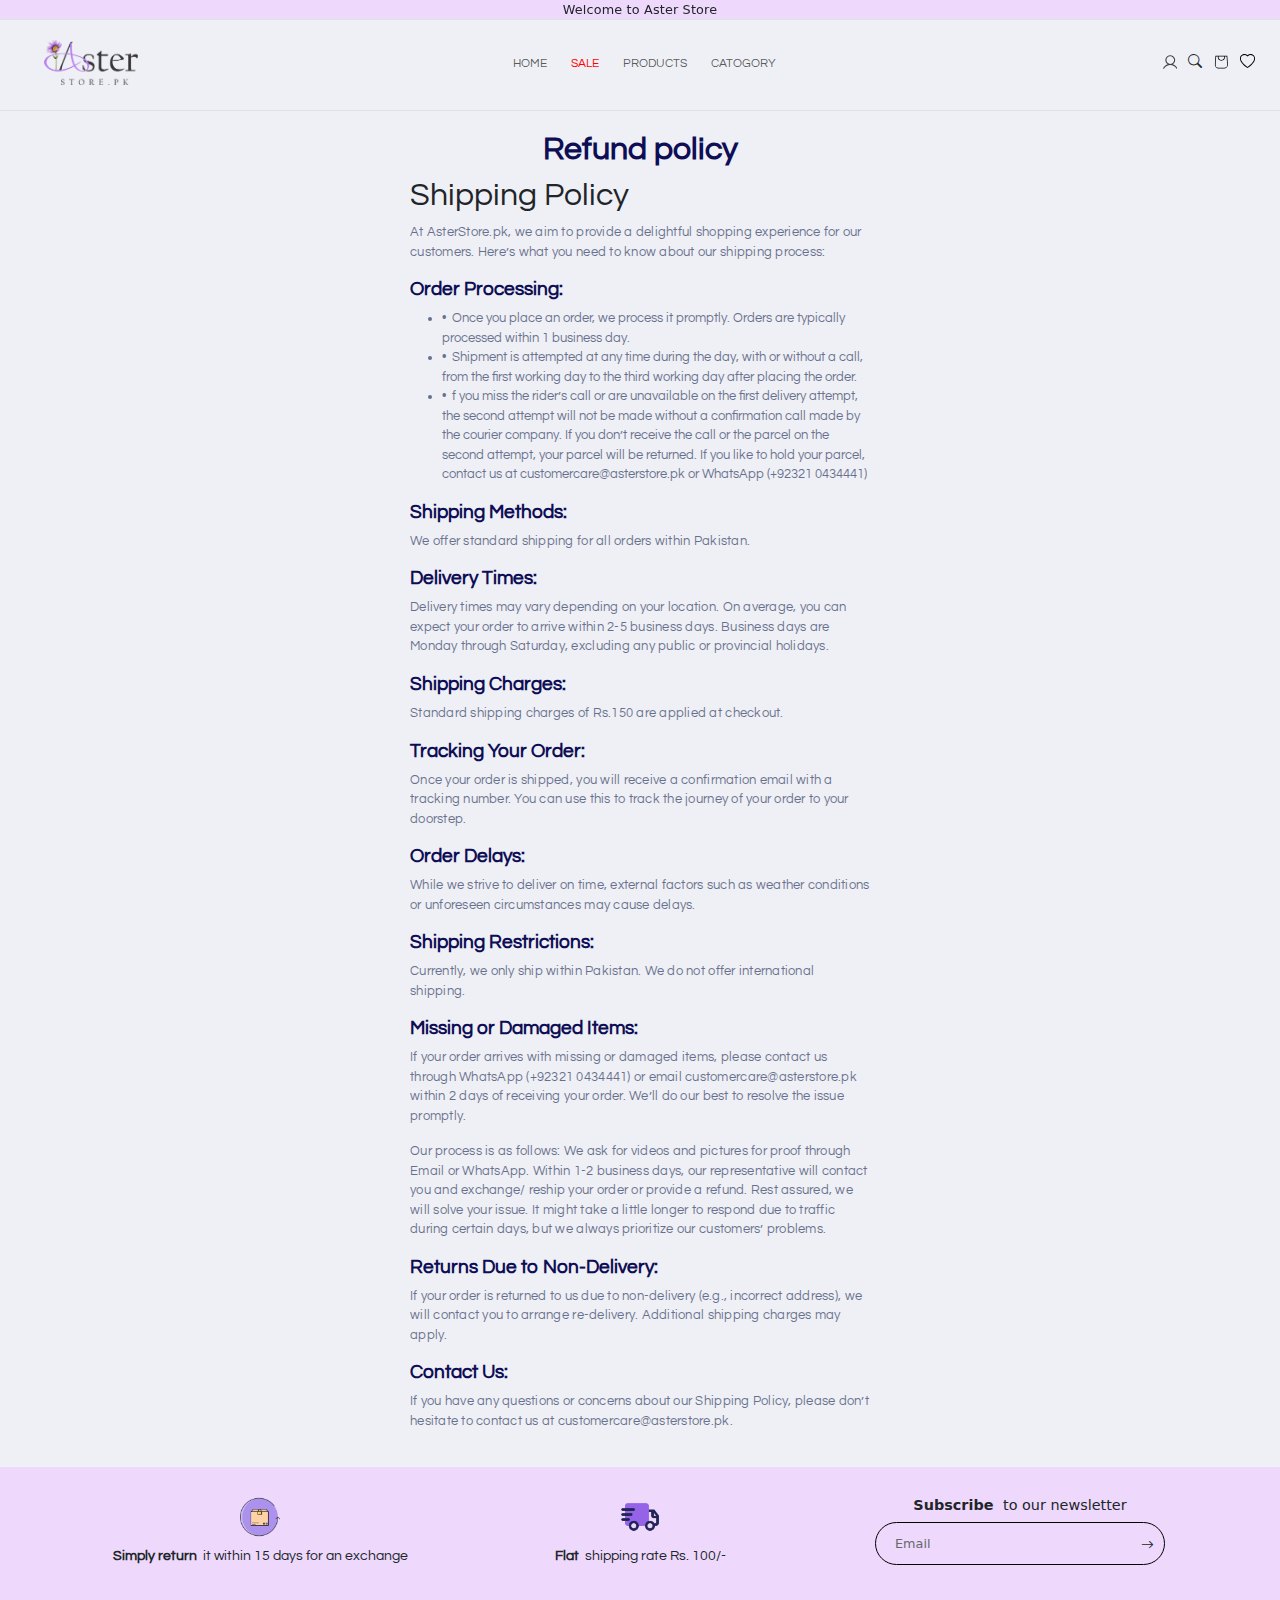
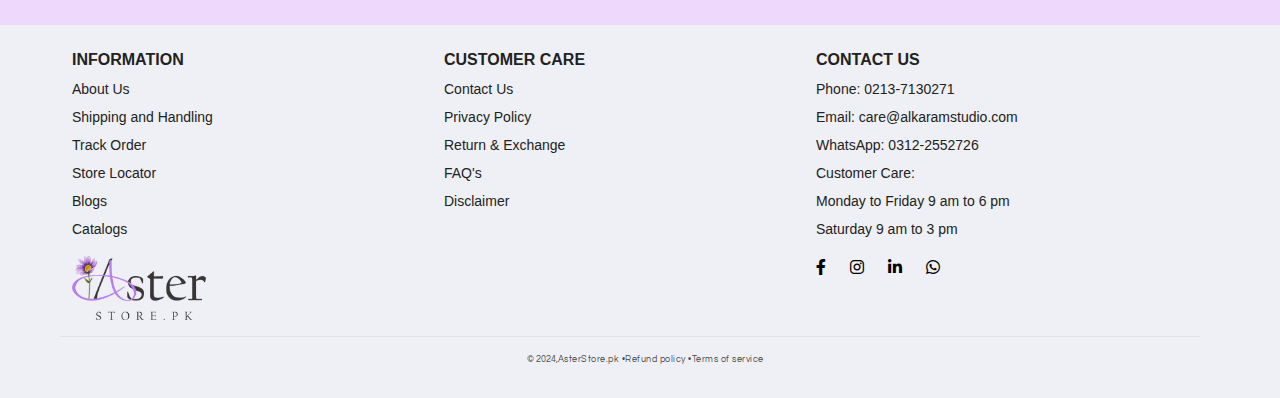
<file: RefundPolicy.html>
<!DOCTYPE html>
<html>
    <head>
    <meta charset="UTF-8" />
    <meta name="viewport" content="width=device-width, initial-scale=1.0" />
    <link rel="stylesheet" href="https://cdnjs.cloudflare.com/ajax/libs/font-awesome/6.0.0-beta3/css/all.min.css">
    
    <link href="https://cdn.jsdelivr.net/npm/bootstrap-icons/font/bootstrap-icons.css" rel="stylesheet" />
    <link href="./Styling/footer.css" rel="stylesheet" />
   
  <link href="./Styling/NAVBAR.css" rel="stylesheet" />
  <link href="./Styling/style.css" rel="stylesheet" />
  <link rel="stylesheet" href="./Styling/bootstrap.min.css" />
  <link rel="stylesheet" href="./Styling/Seemore_button.css">
  <link rel="stylesheet" href="https://fonts.googleapis.com/css?family=Questrial&display=swap">

 


    <title>Refund Policy</title>
    </head>
    <body>

    







<!-- Starting Messeges -->
   
<div class="container-fluid " id="messagesContainer" style="background-color: #eed9fd ;">

  <div class="row satrting_msg m-0 p-0">

    <div id="carouselExampleSlidesOnly" class="carousel slide" data-bs-ride="carousel">
      <div class="carousel-inner">

        <div class="carousel-item active">
          <span>Welcome to Aster Store</span>
        </div>

        <div class="carousel-item">
          <span
            style="font-weight: bolder !important; font-family: 'Times New Roman', Times, serif !important;">اللَّهُ
            لَطِيفٌ بِعِبَادِهِ يَرْزُقُ مَن يَشَاءُ</span>
        </div>

        <div class="carousel-item">
          <span>Avail 20% discount on selected items</span>
        </div>

        <div class="carousel-item">
          <span>Free delivery on orders above Rs. 2500/-</span>
        </div>

      </div>
    </div>

  </div>
</div>
<!-- Starting Messeges -->






             <!-- Nav bar -->
             <div class="container-fluid nav_bar bg-white sticky-top border-bottom border-top" id="Main_header" style="background: #eff0f5 !important;">
              <div class="row align-items-center" style=" margin-right: 0px; margin-left: 0px;">
                <!-- logo -->
                <div class="col-3 d-flex justify-content-start logo-col">
                  <a href="index.html" class="logo">
                    <img src="./PICTURES/Aster_Logo_Transparent.png" alt="logo" class="logo" />
                  </a>
                </div>
                <!-- logo -->
            
                <!-- Nav items -->
                <div class="col-6 navbar-col d-flex justify-content-center">
                  <nav class="navbar navbar-expand-lg ">
                    <div class="container-fluid">
                      <button
                        class="navbar-toggler "
                        type="button"
                        data-bs-toggle="offcanvas"
                        data-bs-target="#offcanvasNavbar"
                        aria-controls="offcanvasNavbar"
                        style="border: 0px !important"
                      >
                        <span class="navbar-toggler-icon"></span>
                      </button>
            
                      <!-- Offcanvas for mobile navbar -->
                      <div
                        class="offcanvas offcanvas-start "
                        tabindex="-1"
                        id="offcanvasNavbar"
                        aria-labelledby="offcanvasNavbarLabel"
                        >
                        <div class="offcanvas-header">
                          <button
                            type="button"
                            class="btn-close"
                            data-bs-dismiss="offcanvas"
                            aria-label="Close"
                            style="margin-left: -350px !important"
                            ></button>
                        </div>
                        <div class="offcanvas-body ">
                          <ul class="nav-links_ navbar-nav me-auto mb-2 mb-lg-0    ">
                            <li class="nav-item list_style LI">
                              <a class="nav-links_li_a " href="index.html"> HOME </a>
                            </li>
                            
                            <li class="nav-item list_style LI" >
                              <a class="nav-links_li_a_sale " style="color: red;" href="#">SALE</a>
                              <div class="mega-box">
                                  <div class="content " style="
                                  height: 260%;
                                  width: 100%;
                              ">
                                    <div class="main main_ main_P">
                                      <p>Special Sale</p>
                                      <ul class="mega-links">
                                          <li class="list_style"><a class=" MM_items" href="#">Saller</a></li>
                                          <li class="list_style"><a class=" MM_items" href="#"> Radiance </a></li>
                                          <li class="list_style"><a class=" MM_items" href="#"> Starlight </a></li>
                                          <li class="list_style"><a class=" MM_items" href="#"> Moon </a></li>
                                          <li class="list_style"><a class=" MM_items" href="#"> Starlight </a></li>
                                          <li class="list_style"><a class=" MM_items" href="#"> Moon </a></li>
                                      </ul>
                                  </div>
    
                                  <div class="main main_ main_P">
                                    <p>50% OFF</p>
                                    <ul class="mega-links">
                                        <li class="list_style"><a class=" MM_items" href="#">Saller</a></li>
                                        <li class="list_style"><a class=" MM_items" href="#"> Radiance </a></li>
                                        <li class="list_style"><a class=" MM_items" href="#"> Starlight </a></li>
                                        <li class="list_style"><a class=" MM_items" href="#"> Moon </a></li>
                                        <li class="list_style"><a class=" MM_items" href="#"> Starlight </a></li>
                                        <li class="list_style"><a class=" MM_items" href="#"> Moon </a></li>
                                    </ul>
                                </div>
                                    
                                      
                                      <div class="main main_ d-flex flex-row  justify-content-end">
                                          <!-- <img class="img_" src="./PICTURES/4974063_2625796.jpg" alt=""> -->
            
                                          <div id="carouselExampleSlidesOnly" class="carousel slide " data-bs-ride="carousel"  data-bs-interval="2000">
                                            <div class="carousel-inner">
                                              <div class="carousel-item active">
                                                <img src="./PICTURES/Lumus lush/NES-001-BLK-1.webp" class="d-block w-100 carosalImages" alt="1st_img" >
                                              </div>
                                              <div class="carousel-item">
                                                <img src="./PICTURES/Tribal pride/ERG-003-BLU-2.webp" class="d-block w-100 carosalImages" alt="2nd_img" >
                                              </div>
                                              <div class="carousel-item">
                                                <img src="./PICTURES/Harmony/RNG-002-BLK-1.webp" class="d-block w-100 carosalImages" alt="3rd_img">
                                              </div>
                                            </div>
    
                                            <div class="d-flex justify-content-center">
                                              <a href="Sale.html">
                                                <button class="SeeMorebutton">
                                                  See More On Sale
                                                </button>
          
                                              </a>
                                            </div>
                                            
                                          </div>
                                          
                                      </div>
                                  
                                  </div>
                              </div>
                          </li>
            
                            <li class="nav-item list_style LI" >
                              <a class="nav-links_li_a " style="margin-top: 1px;" href="#">PRODUCTS</a>
                              
                              <div class="mega-box " >
                                  <div class="content ">
                                    <div class="main main_ main_P">
                                      <!-- <p>Rings</p> -->
                                      <ul class="mega-links">
                                          <li class="list_style"><a class=" MM_items" href="#">Saller</a></li>
                                          <li class="list_style"><a class=" MM_items" href="#"> Radiance </a></li>
                                          <li class="list_style"><a class=" MM_items" href="#"> Starlight </a></li>
                                          <li class="list_style"><a class=" MM_items" href="#"> Moon </a></li>
                                          <li class="list_style"><a class=" MM_items" href="#">Saller</a></li>
                                          <li class="list_style"><a class=" MM_items" href="#"> Radiance </a></li>
                                          <li class="list_style"><a class=" MM_items" href="#"> Starlight </a></li>
                                          <li class="list_style"><a class=" MM_items" href="#"> Moon </a></li>
                                         
                                          
                                      </ul>
                                  </div>
                                      <div class="main main_ main_P">
                                          <!-- <p>Bracelets</p> -->
                                          <ul class="mega-links ">
                                              <li class="list_style"><a class="MM_items" href="#">Logo Design</a></li>
                                              <li class="list_style"><a class="MM_items " href="#">Card Design</a></li>
                                              <li class="list_style"><a class="MM_items " href="#">Template Design</a></li>
                                              <li class="list_style"><a class="MM_items " href="#">Broushure Design</a></li>
                                              <li class="list_style"><a class="MM_items" href="#">Logo Design</a></li>
                                              <li class="list_style"><a class="MM_items " href="#">Card Design</a></li>
                                              <li class="list_style"><a class="MM_items " href="#">Template Design</a></li>
                                              <li class="list_style"><a class="MM_items " href="#">Broushure Design</a></li>
                                          </ul>
                                      </div>
                                      <div class="main main_ main_P">
                                          <!-- <p>Earrings</p> -->
                                          <ul class="mega-links">
                                              <li class="list_style"><a class=" MM_items" href="#">HTML Website</a></li>
                                              <li class="list_style"><a class=" MM_items" href="#">Wordpress Website</a></li>
                                              <li class="list_style"><a class=" MM_items" href="#">Joomla Website</a></li>
                                              <li class="list_style"><a class=" MM_items" href="#">Education Website</a></li>
                                              <li class="list_style"><a class=" MM_items" href="#">HTML Website</a></li>
                                              <li class="list_style"><a class=" MM_items" href="#">Wordpress Website</a></li>
                                              <li class="list_style"><a class=" MM_items" href="#">Joomla Website</a></li>
                                              <li class="list_style"><a class=" MM_items" href="#">Education Website</a></li>
                                              
                                          </ul>
                                      </div>
                                      <div class="main main_ main_P">
                                          <!-- <p>Necklaces</p> -->
                                          <ul class="mega-links">
                                              <li class="list_style"><a class=" MM_items" href="#">Personal Email</a></li>
                                              <li class="list_style"><a class=" MM_items" href="#">Business Email</a></li>
                                              <li class="list_style"><a class=" MM_items" href="#">Mobile Email</a></li>
                                              <li class="list_style"><a class=" MM_items" href="#"> WEb Marketing</a></li>
                                          </ul>
                                      </div>
                                      
                                      <div class="main main_ d-flex flex-row  justify-content-end megaMenueCarousal" style="width: 120%;">
                                        <!-- <img class="img_" src="./PICTURES/4974063_2625796.jpg" alt=""> -->
            
                                        <div id="carouselExampleSlidesOnly" class="carousel slide " data-bs-ride="carousel"  data-bs-interval="2000">
                                          <div class="carousel-inner">
                                            <div class="carousel-item active">
                                              <img src="./PICTURES/Lumus lush/NES-001-BLK-1.webp" class="d-block w-100 carosalImages" alt="1st_img" >
                                            </div>
                                            <div class="carousel-item">
                                              <img src="./PICTURES/Tribal pride/ERG-003-BLU-2.webp" class="d-block w-100 carosalImages" alt="2nd_img" >
                                            </div>
                                            <div class="carousel-item">
                                              <img src="./PICTURES/Harmony/RNG-002-BLK-1.webp" class="d-block w-100 carosalImages" alt="3rd_img">
                                            </div>
                                          </div>
    
                                          <div class="d-flex justify-content-center">
                                            <a href="Products.html">
                                              <button class="SeeMorebutton">
                                                See More Products
                                              </button>
        
                                            </a>
                                          </div>
                                          
                                          
                                        </div>
    
                                       
    
                                       
    
                                    </div>
    
                                   
                                  
                                  </div>
                              </div>
                          </li>
            
            
            
                          <li class="nav-item list_style LI" >
                            <a class="nav-links_li_a " style="margin-top: 1px;" href="#">CATOGORY</a>
                            <div class="mega-box">
                                <div class="content " >
                                  <div class="main main_ main_P">
                                    <p>Rings</p>
                                    <ul class="mega-links">
                                        <li class="list_style"><a class=" MM_items" href="#">Saller</a></li>
                                        <li class="list_style"><a class=" MM_items" href="#"> Radiance </a></li>
                                        <li class="list_style"><a class=" MM_items" href="#"> Starlight </a></li>
                                        <li class="list_style"><a class=" MM_items" href="#"> Moon </a></li>
                                    </ul>
                                </div>
                                    <div class="main main_ main_P">
                                        <p>Bracelets</p>
                                        <ul class="mega-links ">
                                            <li class="list_style"><a class="MM_items" href="#">Logo Design</a></li>
                                            <li class="list_style"><a class="MM_items " href="#">Card Design</a></li>
                                            <li class="list_style"><a class="MM_items " href="#">Template Design</a></li>
                                            <li class="list_style"><a class="MM_items " href="#">Broushure Design</a></li>
                                        </ul>
                                    </div>
                                    <div class="main main_ main_P">
                                        <p>Earrings</p>
                                        <ul class="mega-links">
                                            <li class="list_style"><a class=" MM_items" href="#">HTML Website</a></li>
                                            <li class="list_style"><a class=" MM_items" href="#">Wordpress Website</a></li>
                                            <li class="list_style"><a class=" MM_items" href="#">Joomla Website</a></li>
                                            <li class="list_style"><a class=" MM_items" href="#">Education Website</a></li>
                                        </ul>
                                    </div>
                                    <div class="main main_ main_P">
                                        <p>Necklaces</p>
                                        <ul class="mega-links">
                                            <li class="list_style"><a class=" MM_items" href="#">Personal Email</a></li>
                                            <li class="list_style"><a class=" MM_items" href="#">Business Email</a></li>
                                            <li class="list_style"><a class=" MM_items" href="#">Mobile Email</a></li>
                                            <li class="list_style"><a class=" MM_items" href="#"> WEb Marketing</a></li>
                                        </ul>
                                    </div>
                                    
                                    <div class="main main_ d-flex flex-row  justify-content-end megaMenueCarousal" style="width: 120%;">
                                      <!-- <img class="img_" src="./PICTURES/4974063_2625796.jpg" alt=""> -->
            
                                      <div id="carouselExampleSlidesOnly" class="carousel slide " data-bs-ride="carousel"  data-bs-interval="2000">
                                        <div class="carousel-inner">
                                          <div class="carousel-item active">
                                            <img src="./PICTURES/Lumus lush/NES-001-BLK-1.webp" class="d-block w-100 carosalImages" alt="1st_img" >
                                          </div>
                                          <div class="carousel-item">
                                            <img src="./PICTURES/Tribal pride/ERG-003-BLU-2.webp" class="d-block w-100 carosalImages" alt="2nd_img" >
                                          </div>
                                          <div class="carousel-item">
                                            <img src="./PICTURES/Harmony/RNG-002-BLK-1.webp" class="d-block w-100 carosalImages" alt="3rd_img">
                                          </div>
                                        </div>
                                        <div class="d-flex justify-content-center">
                                          <a href="Products.html">
                                            <button class="SeeMorebutton">
                                              See More Products
                                            </button>
      
                                          </a>
                                        </div>
                                      </div>
    
                                      
                                  </div>
                                
                                </div>
                            </div>
                        </li>
                        
                            
                          </ul>
                        </div>
                        <!-- Offcanvas footer -->
                        <div class="offcanvas-footer p-3 d-lg-none d-xl-none" style="background-color: #eff0f5">
                          <div class="d-flex justify-content-start off_footer">
                            <a href="https://api.whatsapp.com/send/?phone=923210434441&text&type=phone_number&app_absent=0" class="me-3" style="font-size: small"
                              ><i class="bi bi-whatsapp"></i
                            ></a>
                            <a href="https://facebook.com/asterstore.pk" class="me-3" style="font-size: small"
                              ><i class="bi bi-facebook"></i
                            ></a>
                            <a href="https://www.instagram.com/asterstore.pk" class="me-3" style="font-size: small"
                              ><i class="bi bi-instagram"></i
                            ></a>
                          </div>
                          </div>
                          <!-- Offcanvas footer -->
                      </div>  
                      <!-- Offcanvas for mobile navbar -->
                    </div>
                  </nav>
                </div>
                <!-- Nav items -->
            
            
                      <div class="col-3 d-flex justify-content-end gap-1 search-cart-col">
            
                        <a href="Login.html" class="icon-link " style="color: #000000 !important">
                          <svg width="14.5" height="14.5" style="font-size: 1rem !important;     margin-bottom: 0px; margin-right: 7px; "
                            viewBox="0 0 20 20" fill="none" xmlns="http://www.w3.org/2000/svg">
                            <path
                              d="M19.7406 17.8752C18.3411 15.4644 16.1011 13.655 13.4499 12.7939C14.7207 12.0383 15.7082 10.8863 16.2608 9.51495C16.8134 8.14362 16.9004 6.62881 16.5086 5.20321C16.1167 3.77762 15.2677 2.5201 14.0918 1.62385C12.916 0.727599 11.4784 0.242187 9.99994 0.242188C8.52148 0.242187 7.0839 0.727599 5.90807 1.62385C4.73223 2.5201 3.88317 3.77762 3.49133 5.20321C3.09949 6.62881 3.18653 8.14362 3.7391 9.51495C4.29166 10.8863 5.27918 12.0383 6.54994 12.7939C3.89879 13.655 1.65876 15.4644 0.259319 17.8752C0.200622  17.9603 0.160171 18.0567 0.140509 18.1582C0.120847 18.2598 0.122398 18.3643 0.145065 18.4652C0.167733 18.5661 0.211026 18.6612 
                                         0.272225 18.7446C0.333424 18.828 0.411206 18.8978 0.500683 18.9497C0.59016 19.0015 0.689399 19.0343 0.792163 19.046C0.894927 
                                         19.0577 0.998995 19.048 1.09783 19.0175C1.19666 18.987 1.28812 18.9365 1.36647 18.8689C1.44481 18.8014 1.50834 18.7184 1.55307 
                                         18.6252C2.4103 17.1439 3.64199 15.9141 5.12458 15.0591C6.60716 14.2042 8.28851 13.7541 9.99994 13.7541C11.7114 13.7541 13.3927
                                          14.2042 14.8753 15.0591C16.3579 15.9141 17.5896 17.1439 18.4468 18.6252C18.4915 18.7184 18.5551 18.8014 18.6334 18.8689C18.7118
                                           18.9365 18.8032 18.987 18.9021 19.0175C19.0009 19.048 19.105 19.0577 19.2077 19.046C19.3105 19.0343 19.4097 19.0015 19.4992 
                                           18.9497C19.5887 18.8978 19.6665 18.828 19.7277 18.7446C19.7889 18.6612 19.8322 18.5661 19.8548 18.4652C19.8775 18.3643 19.879
                                            18.2598 19.8594 18.1582C19.8397 18.0567 19.7993 17.9603 19.7406 17.8752V17.8752ZM4.74994 7.00016C4.74994 5.96181 5.05785 
                                            4.94678 5.63473 4.08342C6.21161 3.22006 7.03154 2.54715 7.99086 2.14979C8.95017 1.75243 10.0058 1.64847 11.0242
                                             1.85104C12.0426 2.05361 12.978 2.55363 13.7123 3.28785C14.4465 4.02208 14.9465 4.95754 15.1491 5.97594C15.3516 
                                             6.99434 15.2477 8.04994 14.8503 9.00925C14.453 9.96856 13.78 10.7885 12.9167 11.3654C12.0533 11.9423 11.0383 
                                             12.2502 9.99994 12.2502C8.60756 12.2502 7.2722 11.697 6.28763 10.7125C5.30307 9.72791 4.74994 8.39255 4.74994 7.00016Z"
                              fill="#414042"></path>
                          </svg>
                        </a>
                
                        <span id="searchIconOutside" class="searchHover">
                          <i class="bi bi-search InsmallScreen" style="font-size: 14px"></i>
                        </span>
                
                        
                        <a href="cart.html" class="icon-link" style="color: #000000 !important; position: relative;">
                          <svg class="icon-cart" aria-hidden="true" focusable="false" xmlns="http://www.w3.org/2000/svg" height="0px" viewBox="0 0 40 40" fill="none">
                            <path
                              d="m15.75 11.8h-3.16l-.77 11.6a5 5 0 0 0 4.99 5.34h7.38a5 5 0 0 0 4.99-5.33l-.78-11.61zm0 1h-2.22l-.71 10.67a4 4 0 0 0 3.99 4.27h7.38a4 4 0 0 0 4-4.27l-.72-10.67h-2.22v.63a4.75 4.75 0 1 1 -9.5 0zm8.5 0h-7.5v.63a3.75 3.75 0 1 0 7.5 0z"
                              fill="currentColor" fill-rule="evenodd"></path>
                          </svg>
                          <span id="cart-counter" class="cart_icon_counter__" ></span>
                        </a>
                        
                
                        <a href="wishlist.html" class="icon-link" style="color: #000000 !important">
                          <svg class="bi bi-heart" aria-hidden="true" focusable="false" xmlns="http://www.w3.org/2000/svg"
                            viewBox="0 0 17 17" fill="none">
                            <path
                              d="m8 2.748-.717-.737C5.6.281 2.514.878 1.4 3.053c-.523 1.023-.641 2.5.314 4.385.92 1.815 2.834 3.989 6.286 6.357 3.452-2.368 5.365-4.542 6.286-6.357.955-1.886.838-3.362.314-4.385C13.486.878 10.4.28 8.717 2.01zM8 15C-7.333 4.868 3.279-3.04 7.824 1.143q.09.083.176.171a3 3 0 0 1 .176-.17C12.72-3.042 23.333 4.867 8 15"
                              fill="currentColor" fill-rule="evenodd"></path>
                          </svg>
                        </a>
                      </div>
                      
            
                <!-- End Search and Cart Section -->
              </div>
              
            </div>
            
            
    
    
    <div class="container-fluid bg-white sticky-top" style="height: 90px !important; background-color: #eff0f5 !important;" id="searchInputContainer">
        <div class="search-bar">
            <input type="text" id="searchInput" placeholder=" " style="font-size: 0.7rem" />
            <label for="searchInput" class="floating-label">Search</label>
            <span class="search-icon" id="searchIconInside" style="     width: 40px;  margin-block-end: 3px;">
                <i class="bi bi-search" style="font-size: 0.8rem"></i>
            </span>
    
            <span id="closeIcon" class="close-icon hidden">
              <i class="bi bi-x-lg" style="font-size: 0.9rem"></i>
            </span>
        </div>
    
    </div>
    
    <div class="row m-0 p-0 g-0">
      <div class="col-12 search-results_col-12">
        
    <div class="search-results hidden" id="searchResults">
      <!-- Dynamic search results will be appended here -->
    </div>
    
      </div>
    </div>
    
            
            <!-- Nav bar -->









<!-- Refund policy  -->
<div class="PolicyMaincontainer" >


<div class="policy-container" >
    <h1>Refund policy</h1>
    <h2>Shipping Policy</h2>
    <p>At AsterStore.pk, we aim to provide a delightful shopping experience for our customers. Here’s what you need to know about our shipping process:</p>

    <h3>Order Processing:</h3>
    <ul >
        <li>• &nbsp;Once you place an order, we process it promptly. Orders are typically processed within 1 business day.</li>
        <li>• &nbsp;Shipment is attempted at any time during the day, with or without a call, from the first working day to the third working day after placing the order.</li>
        <li>• &nbsp;f you miss the rider’s call or are unavailable on the first delivery attempt, the second attempt will not be made without a confirmation call made by the courier company. If you don’t receive the call or the parcel on the second attempt, your parcel will be returned. If you like to hold your parcel, contact us at customercare@asterstore.pk or WhatsApp (+92321 0434441)</li>
    </ul>

    <h3>Shipping Methods:</h3>
    <p>We offer standard shipping for all orders within Pakistan.</p>

    <h3>Delivery Times:</h3>
    <p>Delivery times may vary depending on your location. On average, you can expect your order to arrive within 2-5 business days. Business days are Monday through Saturday, excluding any public or provincial holidays.</p>

    <h3>Shipping Charges:</h3>
    <p>Standard shipping charges of Rs.150 are applied at checkout.</p>

    <h3>Tracking Your Order:</h3>
    <p>Once your order is shipped, you will receive a confirmation email with a tracking number. You can use this to track the journey of your order to your doorstep.</p>

    <h3>Order Delays:</h3>
    <p>While we strive to deliver on time, external factors such as weather conditions or unforeseen circumstances may cause delays.</p>

    <h3>Shipping Restrictions:</h3>
    <p>Currently, we only ship within Pakistan. We do not offer international shipping.</p>

    <h3>Missing or Damaged Items:</h3>
    <p>If your order arrives with missing or damaged items, please contact us through WhatsApp (+92321 0434441) or email customercare@asterstore.pk within 2 days of receiving your order. We’ll do our best to resolve the issue promptly.</p>
    <p>Our process is as follows: We ask for videos and pictures for proof through Email or WhatsApp. Within 1-2 business days, our representative will contact you and exchange/ reship your order or provide a refund. Rest assured, we will solve your issue. It might take a little longer to respond due to traffic during certain days, but we always prioritize our customers’ problems.</p>

    <h3>Returns Due to Non-Delivery:</h3>
    <p>If your order is returned to us due to non-delivery (e.g., incorrect address), we will contact you to arrange re-delivery. Additional shipping charges may apply.</p>

    <h3>Contact Us:</h3>
    <p>If you have any questions or concerns about our Shipping Policy, please don’t hesitate to contact us at customercare@asterstore.pk.</p>
</div>
</div>
<!-- Refund policy -->

















<!-- footer -->



<div class="footer-sticker" style="background-color:eed9fd;" id="footer_sticker"> 
  <div class="container">
      <div class="row">
          <div class="col-md-4 footer-item">
              <div class="icon"> <img src="./PICTURES/return-box (1).png" alt="return-logo" class="returnLOGO"/> </div>
              <h5 class="footer_heading"><b class="fw-bold">Simply return</b>&nbsp; it within 15 days for an exchange</h5>
          </div>
          <div class="col-md-4 footer-item">
              <div class="icon"><img src="./PICTURES/fast-delivery.png" alt="shipping logo" class="img-fluid shippingLOGO"/></div>
              <h5 class="footer_heading"><b class="fw-bold">Flat</b>&nbsp; shipping rate Rs. 100/-</h5>

          </div>
          <div class="col-md-4 footer-item newsletter">
              <div class="d-flex flex-column justify-content-center align-items-center flex-wrap">
                  <h5 class="Subcribe"><b class="fw-bold " >Subscribe </b>&nbsp;to our newsletter</h5>
                  
               
      
               
              <div class="email-bar">
                <input type="email" placeholder=" "  id="emailInput" />
      
                <label for="emailInput" class="floating-email-label">Email</label>
      
                <span>
                  <i class="bi bi-arrow-right arrowIconInside"
                    style="font-size: 0.8rem; margin-right: 10px !important;"></i>
                </span>
              </div>
             
      
                </div>
          </div>
      </div>
  </div>
</div>


<footer class="footer " style="padding-left: 60px !important; background: #eff0f5 !important;" >
  <div class="container  border-bottom  pt-4 m-0 pb-3">
      <div class="row g-0" style="font-family: 'Montserrat',sans-serif;">
          <div class="col-md-4 footerH5 InSmallScreens">
              <h5>INFORMATION</h5>
              <ul class="footer-menu">
                  <li><a href="#">About Us</a></li>
                  <li><a href="#">Shipping and Handling</a></li>
                  <li><a href="#">Track Order</a></li>
                  <li><a href="#">Store Locator</a></li>
                  <li><a href="#">Blogs</a></li>
                  <li><a href="#">Catalogs</a></li>
              </ul>
              <div class="footer-logo">
                <img src="./PICTURES/Aster_Logo_Transparent footer.png" class="footer-logo" />
              </div>
          </div>
          <div class="col-md-4 footerH5">
              <h5>CUSTOMER CARE</h5>
              <ul class="footer-menu">
                  <li><a href="#">Contact Us</a></li>
                  <li><a href="#">Privacy Policy</a></li>
                  <li><a href="RefundPolicy.html">Return & Exchange</a></li>
                  <li><a href="#">FAQ's</a></li>
                  <li><a href="#">Disclaimer</a></li>
              </ul>
              
          </div>
          <div class="col-md-4 footerH5">
              <h5>CONTACT US</h5>
              <ul class="footer-menu">
                  <li>Phone: 0213-7130271</li>
                  <li>Email: care@alkaramstudio.com</li>
                  <li>WhatsApp: 0312-2552726</li>
                  <li>Customer Care:</li>
                  <li>Monday to Friday 9 am to 6 pm</li>
                  <li>Saturday 9 am to 3 pm</li>
              </ul>
              <div class="social-icons">
                <div class="d-flex gap-4">
                  <a href="#"><i class="fab fa-facebook-f"></i></a>
                  <a href="#"><i class="fab fa-instagram"></i></a>
                  <a href="#"><i class="fab fa-linkedin-in"></i></a>
                  <a href="#"><i class="fab fa-whatsapp"></i></a>
                </div>
                  
              </div>
          </div>
      </div>
  </div>
</footer>




<div class="container-fluid p-3" style="background: #eff0f5 !important;">
  <div class="row">
    <div class="col-12  copyrigh_section">
      <p> © 2024, </p>
      <a href="index.html"> AsterStore.pk •</a>


      <a href="RefundPolicy.html"> Refund policy •</a>

      <a href="TermOfServices.html"> Terms of service </a>
    </div>
  </div>

</div>




  <!-- footer -->

  <script src="./Scripts/Cart.js"></script>
  <script src="./Scripts/Search.js"> </script>
  <script src="./Scripts/Cart__Notification.js"></script>
  <script src="./Scripts/index.js"> </script>
  <script src="./Scripts/whishlisy.js"></script>

<script src="./Scripts/bootstrap.min.js"></script>
<script src="https://stackpath.bootstrapcdn.com/bootstrap/4.5.2/js/bootstrap.min.js"></script>
<script src="https://cdn.jsdelivr.net/npm/bootstrap@5.3.0/dist/js/bootstrap.bundle.min.js"></script>
    </body>
</html>
</file>
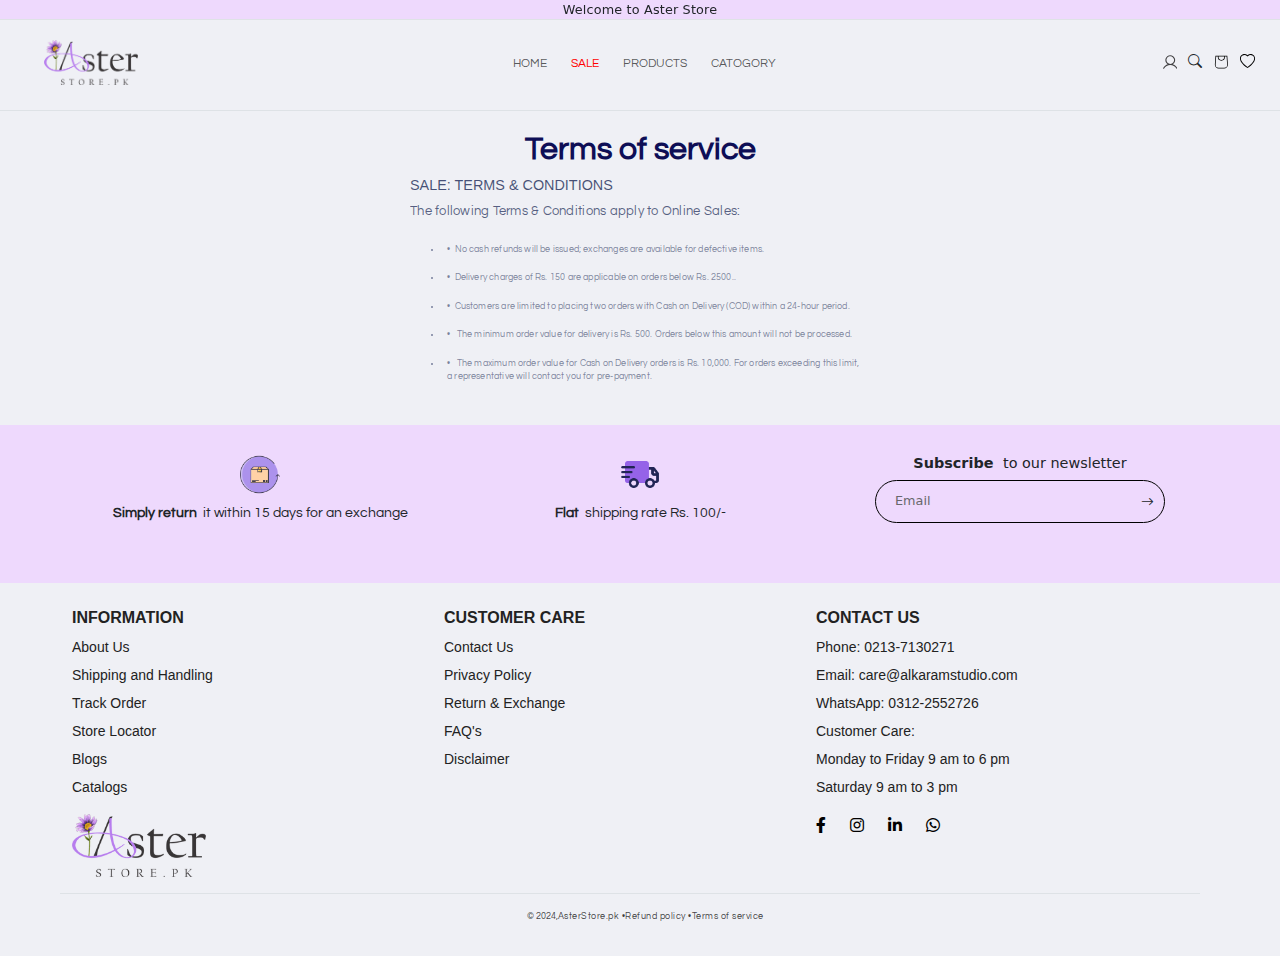
<file: TermOfServices.html>
<!DOCTYPE html>
<html>
    <head>
        <meta charset="UTF-8" />
    <meta name="viewport" content="width=device-width, initial-scale=1.0" />
    <link rel="stylesheet" href="https://cdnjs.cloudflare.com/ajax/libs/font-awesome/6.0.0-beta3/css/all.min.css">
    
    <link href="https://cdn.jsdelivr.net/npm/bootstrap-icons/font/bootstrap-icons.css" rel="stylesheet" />
    
    

 
    <link href="./Styling/footer.css" rel="stylesheet" />
    <link href="./Styling/card_notification.css" rel="stylesheet"/>
    <link href="./Styling/NAVBAR.css" rel="stylesheet" />
    <link href="./Styling/style.css" rel="stylesheet" />
    <link rel="stylesheet" href="./Styling/bootstrap.min.css" />
    <link rel="stylesheet" href="./Styling/Seemore_button.css">
    <link rel="stylesheet" href="https://fonts.googleapis.com/css?family=Questrial&display=swap">
    <title> Term of services </title>
    </head>
    <body>







<!-- Starting Messeges -->
   
<div class="container-fluid " id="messagesContainer" style="background-color: #eed9fd ;">

  <div class="row satrting_msg m-0 p-0">

    <div id="carouselExampleSlidesOnly" class="carousel slide" data-bs-ride="carousel">
      <div class="carousel-inner">

        <div class="carousel-item active">
          <span>Welcome to Aster Store</span>
        </div>

        <div class="carousel-item">
          <span
            style="font-weight: bolder !important; font-family: 'Times New Roman', Times, serif !important;">اللَّهُ
            لَطِيفٌ بِعِبَادِهِ يَرْزُقُ مَن يَشَاءُ</span>
        </div>

        <div class="carousel-item">
          <span>Avail 20% discount on selected items</span>
        </div>

        <div class="carousel-item">
          <span>Free delivery on orders above Rs. 2500/-</span>
        </div>

      </div>
    </div>

  </div>
</div>
<!-- Starting Messeges -->







             <!-- Nav bar -->
             <div class="container-fluid nav_bar bg-white sticky-top border-bottom border-top" id="Main_header" style="background: #eff0f5 !important;">
              <div class="row align-items-center" style=" margin-right: 0px; margin-left: 0px;">
                <!-- logo -->
                <div class="col-3 d-flex justify-content-start logo-col">
                  <a href="index.html" class="logo">
                    <img src="./PICTURES/Aster_Logo_Transparent.png" alt="logo" class="logo" />
                  </a>
                </div>
                <!-- logo -->
            
                <!-- Nav items -->
                <div class="col-6 navbar-col d-flex justify-content-center">
                  <nav class="navbar navbar-expand-lg ">
                    <div class="container-fluid">
                      <button
                        class="navbar-toggler "
                        type="button"
                        data-bs-toggle="offcanvas"
                        data-bs-target="#offcanvasNavbar"
                        aria-controls="offcanvasNavbar"
                        style="border: 0px !important"
                      >
                        <span class="navbar-toggler-icon"></span>
                      </button>
            
                      <!-- Offcanvas for mobile navbar -->
                      <div
                        class="offcanvas offcanvas-start "
                        tabindex="-1"
                        id="offcanvasNavbar"
                        aria-labelledby="offcanvasNavbarLabel"
                        >
                        <div class="offcanvas-header">
                          <button
                            type="button"
                            class="btn-close"
                            data-bs-dismiss="offcanvas"
                            aria-label="Close"
                            style="margin-left: -350px !important"
                            ></button>
                        </div>
                        <div class="offcanvas-body ">
                          <ul class="nav-links_ navbar-nav me-auto mb-2 mb-lg-0    ">
                            <li class="nav-item list_style LI">
                              <a class="nav-links_li_a " href="index.html"> HOME </a>
                            </li>
                            
                            <li class="nav-item list_style LI" >
                              <a class="nav-links_li_a_sale " style="color: red;" href="#">SALE</a>
                              <div class="mega-box">
                                  <div class="content " style="
                                  height: 260%;
                                  width: 100%;
                              ">
                                    <div class="main main_ main_P">
                                      <p>Special Sale</p>
                                      <ul class="mega-links">
                                          <li class="list_style"><a class=" MM_items" href="#">Saller</a></li>
                                          <li class="list_style"><a class=" MM_items" href="#"> Radiance </a></li>
                                          <li class="list_style"><a class=" MM_items" href="#"> Starlight </a></li>
                                          <li class="list_style"><a class=" MM_items" href="#"> Moon </a></li>
                                          <li class="list_style"><a class=" MM_items" href="#"> Starlight </a></li>
                                          <li class="list_style"><a class=" MM_items" href="#"> Moon </a></li>
                                      </ul>
                                  </div>
    
                                  <div class="main main_ main_P">
                                    <p>50% OFF</p>
                                    <ul class="mega-links">
                                        <li class="list_style"><a class=" MM_items" href="#">Saller</a></li>
                                        <li class="list_style"><a class=" MM_items" href="#"> Radiance </a></li>
                                        <li class="list_style"><a class=" MM_items" href="#"> Starlight </a></li>
                                        <li class="list_style"><a class=" MM_items" href="#"> Moon </a></li>
                                        <li class="list_style"><a class=" MM_items" href="#"> Starlight </a></li>
                                        <li class="list_style"><a class=" MM_items" href="#"> Moon </a></li>
                                    </ul>
                                </div>
                                    
                                      
                                      <div class="main main_ d-flex flex-row  justify-content-end">
                                          <!-- <img class="img_" src="./PICTURES/4974063_2625796.jpg" alt=""> -->
            
                                          <div id="carouselExampleSlidesOnly" class="carousel slide " data-bs-ride="carousel"  data-bs-interval="2000">
                                            <div class="carousel-inner">
                                              <div class="carousel-item active">
                                                <img src="./PICTURES/Lumus lush/NES-001-BLK-1.webp" class="d-block w-100 carosalImages" alt="1st_img" >
                                              </div>
                                              <div class="carousel-item">
                                                <img src="./PICTURES/Tribal pride/ERG-003-BLU-2.webp" class="d-block w-100 carosalImages" alt="2nd_img" >
                                              </div>
                                              <div class="carousel-item">
                                                <img src="./PICTURES/Harmony/RNG-002-BLK-1.webp" class="d-block w-100 carosalImages" alt="3rd_img">
                                              </div>
                                            </div>
    
                                            <div class="d-flex justify-content-center">
                                              <a href="Sale.html">
                                                <button class="SeeMorebutton">
                                                  See More On Sale
                                                </button>
          
                                              </a>
                                            </div>
                                            
                                          </div>
                                          
                                      </div>
                                  
                                  </div>
                              </div>
                          </li>
            
                            <li class="nav-item list_style LI" >
                              <a class="nav-links_li_a " style="margin-top: 1px;" href="#">PRODUCTS</a>
                              
                              <div class="mega-box " >
                                  <div class="content ">
                                    <div class="main main_ main_P">
                                      <!-- <p>Rings</p> -->
                                      <ul class="mega-links">
                                          <li class="list_style"><a class=" MM_items" href="#">Saller</a></li>
                                          <li class="list_style"><a class=" MM_items" href="#"> Radiance </a></li>
                                          <li class="list_style"><a class=" MM_items" href="#"> Starlight </a></li>
                                          <li class="list_style"><a class=" MM_items" href="#"> Moon </a></li>
                                          <li class="list_style"><a class=" MM_items" href="#">Saller</a></li>
                                          <li class="list_style"><a class=" MM_items" href="#"> Radiance </a></li>
                                          <li class="list_style"><a class=" MM_items" href="#"> Starlight </a></li>
                                          <li class="list_style"><a class=" MM_items" href="#"> Moon </a></li>
                                         
                                          
                                      </ul>
                                  </div>
                                      <div class="main main_ main_P">
                                          <!-- <p>Bracelets</p> -->
                                          <ul class="mega-links ">
                                              <li class="list_style"><a class="MM_items" href="#">Logo Design</a></li>
                                              <li class="list_style"><a class="MM_items " href="#">Card Design</a></li>
                                              <li class="list_style"><a class="MM_items " href="#">Template Design</a></li>
                                              <li class="list_style"><a class="MM_items " href="#">Broushure Design</a></li>
                                              <li class="list_style"><a class="MM_items" href="#">Logo Design</a></li>
                                              <li class="list_style"><a class="MM_items " href="#">Card Design</a></li>
                                              <li class="list_style"><a class="MM_items " href="#">Template Design</a></li>
                                              <li class="list_style"><a class="MM_items " href="#">Broushure Design</a></li>
                                          </ul>
                                      </div>
                                      <div class="main main_ main_P">
                                          <!-- <p>Earrings</p> -->
                                          <ul class="mega-links">
                                              <li class="list_style"><a class=" MM_items" href="#">HTML Website</a></li>
                                              <li class="list_style"><a class=" MM_items" href="#">Wordpress Website</a></li>
                                              <li class="list_style"><a class=" MM_items" href="#">Joomla Website</a></li>
                                              <li class="list_style"><a class=" MM_items" href="#">Education Website</a></li>
                                              <li class="list_style"><a class=" MM_items" href="#">HTML Website</a></li>
                                              <li class="list_style"><a class=" MM_items" href="#">Wordpress Website</a></li>
                                              <li class="list_style"><a class=" MM_items" href="#">Joomla Website</a></li>
                                              <li class="list_style"><a class=" MM_items" href="#">Education Website</a></li>
                                              
                                          </ul>
                                      </div>
                                      <div class="main main_ main_P">
                                          <!-- <p>Necklaces</p> -->
                                          <ul class="mega-links">
                                              <li class="list_style"><a class=" MM_items" href="#">Personal Email</a></li>
                                              <li class="list_style"><a class=" MM_items" href="#">Business Email</a></li>
                                              <li class="list_style"><a class=" MM_items" href="#">Mobile Email</a></li>
                                              <li class="list_style"><a class=" MM_items" href="#"> WEb Marketing</a></li>
                                          </ul>
                                      </div>
                                      
                                      <div class="main main_ d-flex flex-row  justify-content-end megaMenueCarousal" style="width: 120%;">
                                        <!-- <img class="img_" src="./PICTURES/4974063_2625796.jpg" alt=""> -->
            
                                        <div id="carouselExampleSlidesOnly" class="carousel slide " data-bs-ride="carousel"  data-bs-interval="2000">
                                          <div class="carousel-inner">
                                            <div class="carousel-item active">
                                              <img src="./PICTURES/Lumus lush/NES-001-BLK-1.webp" class="d-block w-100 carosalImages" alt="1st_img" >
                                            </div>
                                            <div class="carousel-item">
                                              <img src="./PICTURES/Tribal pride/ERG-003-BLU-2.webp" class="d-block w-100 carosalImages" alt="2nd_img" >
                                            </div>
                                            <div class="carousel-item">
                                              <img src="./PICTURES/Harmony/RNG-002-BLK-1.webp" class="d-block w-100 carosalImages" alt="3rd_img">
                                            </div>
                                          </div>
    
                                          <div class="d-flex justify-content-center">
                                            <a href="Products.html">
                                              <button class="SeeMorebutton">
                                                See More Products
                                              </button>
        
                                            </a>
                                          </div>
                                          
                                          
                                        </div>
    
                                       
    
                                       
    
                                    </div>
    
                                   
                                  
                                  </div>
                              </div>
                          </li>
            
            
            
                          <li class="nav-item list_style LI" >
                            <a class="nav-links_li_a " style="margin-top: 1px;" href="#">CATOGORY</a>
                            <div class="mega-box">
                                <div class="content " >
                                  <div class="main main_ main_P">
                                    <p>Rings</p>
                                    <ul class="mega-links">
                                        <li class="list_style"><a class=" MM_items" href="#">Saller</a></li>
                                        <li class="list_style"><a class=" MM_items" href="#"> Radiance </a></li>
                                        <li class="list_style"><a class=" MM_items" href="#"> Starlight </a></li>
                                        <li class="list_style"><a class=" MM_items" href="#"> Moon </a></li>
                                    </ul>
                                </div>
                                    <div class="main main_ main_P">
                                        <p>Bracelets</p>
                                        <ul class="mega-links ">
                                            <li class="list_style"><a class="MM_items" href="#">Logo Design</a></li>
                                            <li class="list_style"><a class="MM_items " href="#">Card Design</a></li>
                                            <li class="list_style"><a class="MM_items " href="#">Template Design</a></li>
                                            <li class="list_style"><a class="MM_items " href="#">Broushure Design</a></li>
                                        </ul>
                                    </div>
                                    <div class="main main_ main_P">
                                        <p>Earrings</p>
                                        <ul class="mega-links">
                                            <li class="list_style"><a class=" MM_items" href="#">HTML Website</a></li>
                                            <li class="list_style"><a class=" MM_items" href="#">Wordpress Website</a></li>
                                            <li class="list_style"><a class=" MM_items" href="#">Joomla Website</a></li>
                                            <li class="list_style"><a class=" MM_items" href="#">Education Website</a></li>
                                        </ul>
                                    </div>
                                    <div class="main main_ main_P">
                                        <p>Necklaces</p>
                                        <ul class="mega-links">
                                            <li class="list_style"><a class=" MM_items" href="#">Personal Email</a></li>
                                            <li class="list_style"><a class=" MM_items" href="#">Business Email</a></li>
                                            <li class="list_style"><a class=" MM_items" href="#">Mobile Email</a></li>
                                            <li class="list_style"><a class=" MM_items" href="#"> WEb Marketing</a></li>
                                        </ul>
                                    </div>
                                    
                                    <div class="main main_ d-flex flex-row  justify-content-end megaMenueCarousal" style="width: 120%;">
                                      <!-- <img class="img_" src="./PICTURES/4974063_2625796.jpg" alt=""> -->
            
                                      <div id="carouselExampleSlidesOnly" class="carousel slide " data-bs-ride="carousel"  data-bs-interval="2000">
                                        <div class="carousel-inner">
                                          <div class="carousel-item active">
                                            <img src="./PICTURES/Lumus lush/NES-001-BLK-1.webp" class="d-block w-100 carosalImages" alt="1st_img" >
                                          </div>
                                          <div class="carousel-item">
                                            <img src="./PICTURES/Tribal pride/ERG-003-BLU-2.webp" class="d-block w-100 carosalImages" alt="2nd_img" >
                                          </div>
                                          <div class="carousel-item">
                                            <img src="./PICTURES/Harmony/RNG-002-BLK-1.webp" class="d-block w-100 carosalImages" alt="3rd_img">
                                          </div>
                                        </div>
                                        <div class="d-flex justify-content-center">
                                          <a href="Products.html">
                                            <button class="SeeMorebutton">
                                              See More Products
                                            </button>
      
                                          </a>
                                        </div>
                                      </div>
    
                                      
                                  </div>
                                
                                </div>
                            </div>
                        </li>
                        
                            
                          </ul>
                        </div>
                        <!-- Offcanvas footer -->
                        <div class="offcanvas-footer p-3 d-lg-none d-xl-none" style="background-color: #eff0f5">
                          <div class="d-flex justify-content-start off_footer">
                            <a href="https://api.whatsapp.com/send/?phone=923210434441&text&type=phone_number&app_absent=0" class="me-3" style="font-size: small"
                              ><i class="bi bi-whatsapp"></i
                            ></a>
                            <a href="https://facebook.com/asterstore.pk" class="me-3" style="font-size: small"
                              ><i class="bi bi-facebook"></i
                            ></a>
                            <a href="https://www.instagram.com/asterstore.pk" class="me-3" style="font-size: small"
                              ><i class="bi bi-instagram"></i
                            ></a>
                          </div>
                          </div>
                          <!-- Offcanvas footer -->
                      </div>  
                      <!-- Offcanvas for mobile navbar -->
                    </div>
                  </nav>
                </div>
                <!-- Nav items -->
            
            
                      <div class="col-3 d-flex justify-content-end gap-1 search-cart-col">
            
                        <a href="Login.html" class="icon-link " style="color: #000000 !important">
                          <svg width="14.5" height="14.5" style="font-size: 1rem !important;     margin-bottom: 0px; margin-right: 7px; "
                            viewBox="0 0 20 20" fill="none" xmlns="http://www.w3.org/2000/svg">
                            <path
                              d="M19.7406 17.8752C18.3411 15.4644 16.1011 13.655 13.4499 12.7939C14.7207 12.0383 15.7082 10.8863 16.2608 9.51495C16.8134 8.14362 16.9004 6.62881 16.5086 5.20321C16.1167 3.77762 15.2677 2.5201 14.0918 1.62385C12.916 0.727599 11.4784 0.242187 9.99994 0.242188C8.52148 0.242187 7.0839 0.727599 5.90807 1.62385C4.73223 2.5201 3.88317 3.77762 3.49133 5.20321C3.09949 6.62881 3.18653 8.14362 3.7391 9.51495C4.29166 10.8863 5.27918 12.0383 6.54994 12.7939C3.89879 13.655 1.65876 15.4644 0.259319 17.8752C0.200622  17.9603 0.160171 18.0567 0.140509 18.1582C0.120847 18.2598 0.122398 18.3643 0.145065 18.4652C0.167733 18.5661 0.211026 18.6612 
                                         0.272225 18.7446C0.333424 18.828 0.411206 18.8978 0.500683 18.9497C0.59016 19.0015 0.689399 19.0343 0.792163 19.046C0.894927 
                                         19.0577 0.998995 19.048 1.09783 19.0175C1.19666 18.987 1.28812 18.9365 1.36647 18.8689C1.44481 18.8014 1.50834 18.7184 1.55307 
                                         18.6252C2.4103 17.1439 3.64199 15.9141 5.12458 15.0591C6.60716 14.2042 8.28851 13.7541 9.99994 13.7541C11.7114 13.7541 13.3927
                                          14.2042 14.8753 15.0591C16.3579 15.9141 17.5896 17.1439 18.4468 18.6252C18.4915 18.7184 18.5551 18.8014 18.6334 18.8689C18.7118
                                           18.9365 18.8032 18.987 18.9021 19.0175C19.0009 19.048 19.105 19.0577 19.2077 19.046C19.3105 19.0343 19.4097 19.0015 19.4992 
                                           18.9497C19.5887 18.8978 19.6665 18.828 19.7277 18.7446C19.7889 18.6612 19.8322 18.5661 19.8548 18.4652C19.8775 18.3643 19.879
                                            18.2598 19.8594 18.1582C19.8397 18.0567 19.7993 17.9603 19.7406 17.8752V17.8752ZM4.74994 7.00016C4.74994 5.96181 5.05785 
                                            4.94678 5.63473 4.08342C6.21161 3.22006 7.03154 2.54715 7.99086 2.14979C8.95017 1.75243 10.0058 1.64847 11.0242
                                             1.85104C12.0426 2.05361 12.978 2.55363 13.7123 3.28785C14.4465 4.02208 14.9465 4.95754 15.1491 5.97594C15.3516 
                                             6.99434 15.2477 8.04994 14.8503 9.00925C14.453 9.96856 13.78 10.7885 12.9167 11.3654C12.0533 11.9423 11.0383 
                                             12.2502 9.99994 12.2502C8.60756 12.2502 7.2722 11.697 6.28763 10.7125C5.30307 9.72791 4.74994 8.39255 4.74994 7.00016Z"
                              fill="#414042"></path>
                          </svg>
                        </a>
                
                        <span id="searchIconOutside" class="searchHover">
                          <i class="bi bi-search InsmallScreen" style="font-size: 14px"></i>
                        </span>
                
                        
                        <a href="cart.html" class="icon-link" style="color: #000000 !important; position: relative;">
                          <svg class="icon-cart" aria-hidden="true" focusable="false" xmlns="http://www.w3.org/2000/svg" height="0px" viewBox="0 0 40 40" fill="none">
                            <path
                              d="m15.75 11.8h-3.16l-.77 11.6a5 5 0 0 0 4.99 5.34h7.38a5 5 0 0 0 4.99-5.33l-.78-11.61zm0 1h-2.22l-.71 10.67a4 4 0 0 0 3.99 4.27h7.38a4 4 0 0 0 4-4.27l-.72-10.67h-2.22v.63a4.75 4.75 0 1 1 -9.5 0zm8.5 0h-7.5v.63a3.75 3.75 0 1 0 7.5 0z"
                              fill="currentColor" fill-rule="evenodd"></path>
                          </svg>
                          <span id="cart-counter" class="cart_icon_counter__" ></span>
                        </a>
                        
                
                        <a href="wishlist.html" class="icon-link" style="color: #000000 !important">
                          <svg class="bi bi-heart" aria-hidden="true" focusable="false" xmlns="http://www.w3.org/2000/svg"
                            viewBox="0 0 17 17" fill="none">
                            <path
                              d="m8 2.748-.717-.737C5.6.281 2.514.878 1.4 3.053c-.523 1.023-.641 2.5.314 4.385.92 1.815 2.834 3.989 6.286 6.357 3.452-2.368 5.365-4.542 6.286-6.357.955-1.886.838-3.362.314-4.385C13.486.878 10.4.28 8.717 2.01zM8 15C-7.333 4.868 3.279-3.04 7.824 1.143q.09.083.176.171a3 3 0 0 1 .176-.17C12.72-3.042 23.333 4.867 8 15"
                              fill="currentColor" fill-rule="evenodd"></path>
                          </svg>
                        </a>
                      </div>
                      
            
                <!-- End Search and Cart Section -->
              </div>
              
            </div>
            
            
    
    
    <div class="container-fluid bg-white sticky-top" style="height: 90px !important; background-color: #eff0f5 !important;" id="searchInputContainer">
        <div class="search-bar">
            <input type="text" id="searchInput" placeholder=" " style="font-size: 0.7rem" />
            <label for="searchInput" class="floating-label">Search</label>
            <span class="search-icon" id="searchIconInside" style="     width: 40px;  margin-block-end: 3px;">
                <i class="bi bi-search" style="font-size: 0.8rem"></i>
            </span>
    
            <span id="closeIcon" class="close-icon hidden">
              <i class="bi bi-x-lg" style="font-size: 0.9rem"></i>
            </span>
        </div>
    
    </div>
    
    <div class="row m-0 p-0 g-0">
      <div class="col-12 search-results_col-12">
        
    <div class="search-results hidden" id="searchResults">
      <!-- Dynamic search results will be appended here -->
    </div>
    
      </div>
    </div>
    
            
            <!-- Nav bar -->










<!-- Term of service  -->
<div class="TOSMaincontainer" >
    <div class="TOS-container" >
        <h1>Terms of service</h1>
        <h6><strong>   SALE: TERMS & CONDITIONS </strong> </h6>
        <p>The following Terms & Conditions apply to Online Sales:</p>
    
        <ul >
            <li>• &nbsp;No cash refunds will be issued; exchanges are available for defective items.</li>
            <li>• &nbsp;Delivery charges of Rs. 150 are applicable on orders below Rs. 2500..</li>
            <li>• &nbsp;Customers are limited to placing two orders with Cash on Delivery (COD) within a 24-hour period.</li>
            <li>• &nbsp; The minimum order value for delivery is Rs. 500. Orders below this amount will not be processed.</li>
            <li>• &nbsp; The maximum order value for Cash on Delivery orders is Rs. 10,000. For orders exceeding this limit, a representative will contact you for pre-payment.</li>
        </ul>
    
    </div>
</div>

<!-- Term of service -->
















<!-- footer -->



<div class="footer-sticker" style="background-color:eed9fd;" id="footer_sticker"> 
  <div class="container">
      <div class="row">
          <div class="col-md-4 footer-item">
              <div class="icon"> <img src="./PICTURES/return-box (1).png" alt="return-logo" class="returnLOGO"/> </div>
              <h5 class="footer_heading"><b class="fw-bold">Simply return</b>&nbsp; it within 15 days for an exchange</h5>
          </div>
          <div class="col-md-4 footer-item">
              <div class="icon"><img src="./PICTURES/fast-delivery.png" alt="shipping logo" class="img-fluid shippingLOGO"/></div>
              <h5 class="footer_heading"><b class="fw-bold">Flat</b>&nbsp; shipping rate Rs. 100/-</h5>

          </div>
          <div class="col-md-4 footer-item newsletter">
              <div class="d-flex flex-column justify-content-center align-items-center flex-wrap">
                  <h5 class="Subcribe"><b class="fw-bold " >Subscribe </b>&nbsp;to our newsletter</h5>
                  
               
      
               
              <div class="email-bar">
                <input type="email" placeholder=" "  id="emailInput" />
      
                <label for="emailInput" class="floating-email-label">Email</label>
      
                <span>
                  <i class="bi bi-arrow-right arrowIconInside"
                    style="font-size: 0.8rem; margin-right: 10px !important;"></i>
                </span>
              </div>
             
      
                </div>
          </div>
      </div>
  </div>
</div>


<footer class="footer " style="padding-left: 60px !important; background: #eff0f5 !important;">
  <div class="container  border-bottom  pt-4 m-0 pb-3">
      <div class="row g-0" style="font-family: 'Montserrat',sans-serif;">
          <div class="col-md-4 footerH5 InSmallScreens">
              <h5>INFORMATION</h5>
              <ul class="footer-menu">
                  <li><a href="#">About Us</a></li>
                  <li><a href="#">Shipping and Handling</a></li>
                  <li><a href="#">Track Order</a></li>
                  <li><a href="#">Store Locator</a></li>
                  <li><a href="#">Blogs</a></li>
                  <li><a href="#">Catalogs</a></li>
              </ul>
              <div class="footer-logo">
                <img src="./PICTURES/Aster_Logo_Transparent footer.png" class="footer-logo" />
              </div>
          </div>
          <div class="col-md-4 footerH5">
              <h5>CUSTOMER CARE</h5>
              <ul class="footer-menu">
                  <li><a href="#">Contact Us</a></li>
                  <li><a href="#">Privacy Policy</a></li>
                  <li><a href="RefundPolicy.html">Return & Exchange</a></li>
                  <li><a href="#">FAQ's</a></li>
                  <li><a href="#">Disclaimer</a></li>
              </ul>
              
          </div>
          <div class="col-md-4 footerH5">
              <h5>CONTACT US</h5>
              <ul class="footer-menu">
                  <li>Phone: 0213-7130271</li>
                  <li>Email: care@alkaramstudio.com</li>
                  <li>WhatsApp: 0312-2552726</li>
                  <li>Customer Care:</li>
                  <li>Monday to Friday 9 am to 6 pm</li>
                  <li>Saturday 9 am to 3 pm</li>
              </ul>
              <div class="social-icons" >
                <div class="d-flex gap-4">
                  <a href="#"><i class="fab fa-facebook-f"></i></a>
                  <a href="#"><i class="fab fa-instagram"></i></a>
                  <a href="#"><i class="fab fa-linkedin-in"></i></a>
                  <a href="#"><i class="fab fa-whatsapp"></i></a>
                </div>
                  
              </div>
          </div>
      </div>
  </div>
</footer>




<div class="container-fluid p-3" style="background: #eff0f5 !important;">
  <div class="row">
    <div class="col-12  copyrigh_section">
      <p> © 2024, </p>
      <a href="index.html"> AsterStore.pk •</a>


      <a href="RefundPolicy.html"> Refund policy •</a>

      <a href="TermOfServices.html"> Terms of service </a>
    </div>
  </div>

</div>




  <!-- footer -->


        
  <script src="./Scripts/Cart.js"></script>
  <script src="./Scripts/Search.js"> </script>
  <script src="./Scripts/Cart__Notification.js"></script>
  <script src="./Scripts/index.js"> </script>
  <script src="./Scripts/whishlisy.js"></script>

<script src="./Scripts/bootstrap.min.js"></script>
<script src="https://stackpath.bootstrapcdn.com/bootstrap/4.5.2/js/bootstrap.min.js"></script>
<script src="https://cdn.jsdelivr.net/npm/bootstrap@5.3.0/dist/js/bootstrap.bundle.min.js"></script>
    </body>
</html>
</file>
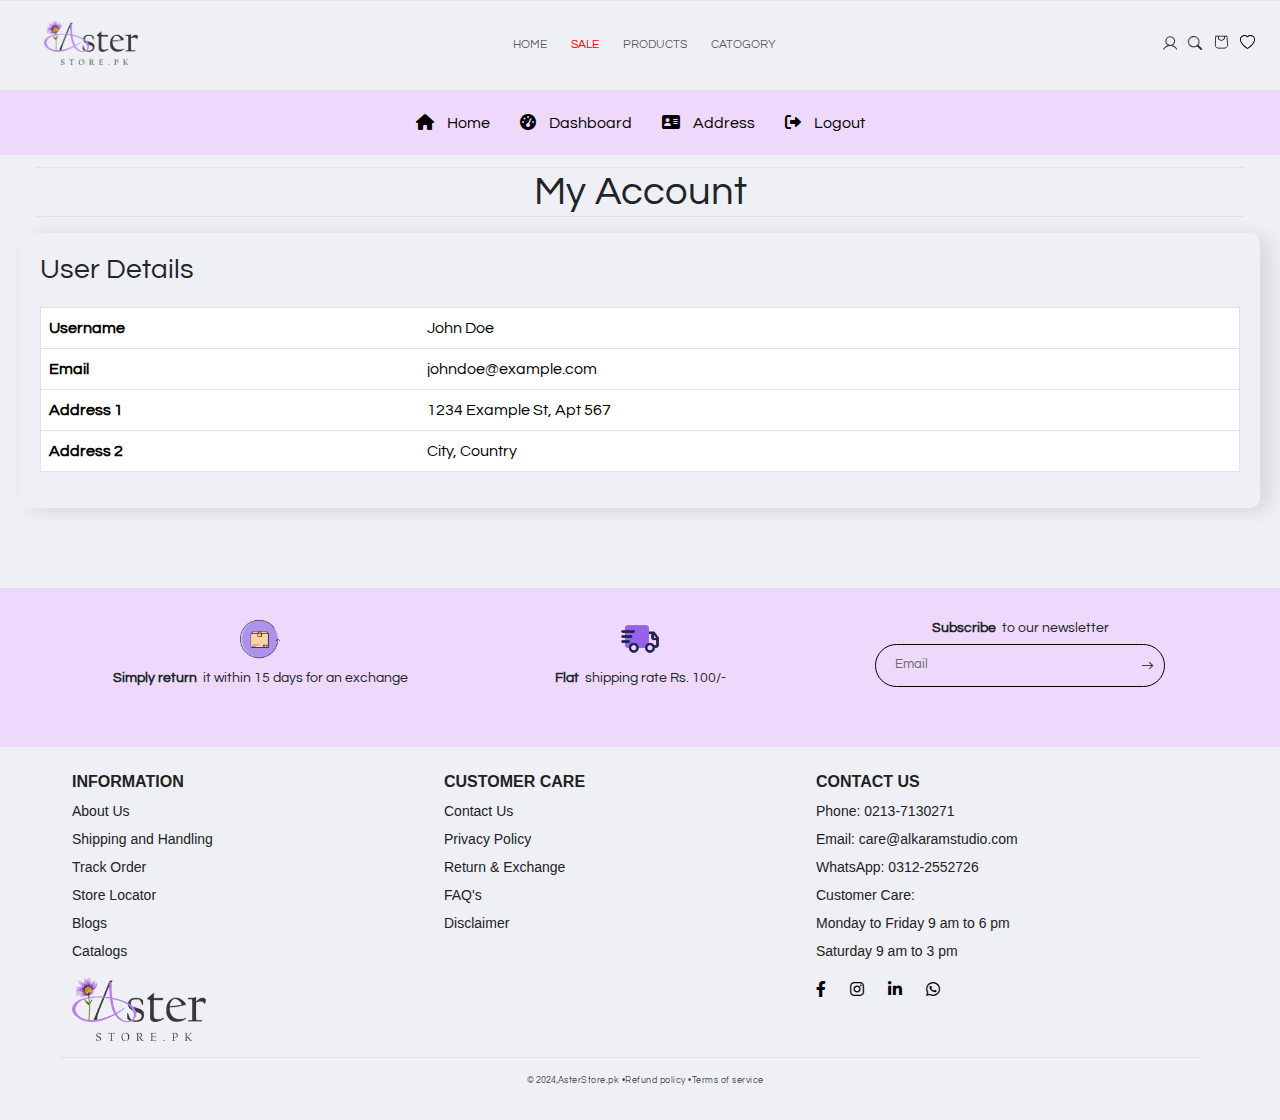
<file: userprofile.html>
<!DOCTYPE html>
<html lang="en">
<head>
    <meta charset="UTF-8">
    <meta name="viewport" content="width=device-width, initial-scale=1.0">
    <title>User Profile</title>
   
    <link href="https://stackpath.bootstrapcdn.com/bootstrap/5.3.0/css/bootstrap.min.css" rel="stylesheet">
    <link rel="stylesheet" href="https://cdnjs.cloudflare.com/ajax/libs/font-awesome/6.0.0-beta3/css/all.min.css">
    <link href="https://cdn.jsdelivr.net/npm/bootstrap-icons/font/bootstrap-icons.css" rel="stylesheet" />
    
    <link href="./Styling/card_notification.css" rel="stylesheet"/>
    <link href="./Styling/NAVBAR.css" rel="stylesheet" />
    <link href="./Styling/style.css" rel="stylesheet" />
    <link rel="stylesheet" href="./Styling/bootstrap.min.css" />
    <link rel="stylesheet" href="./Styling/Seemore_button.css">
  
    <link href="./Styling/footer.css" rel="stylesheet" />
  
    <link rel="stylesheet" href="https://fonts.googleapis.com/css?family=Questrial&display=swap">

    <style>
        * {

            box-sizing: border-box;
        }

        body {
            font-family: Questrial , sans-serif !important;

            background: #EFF0F5;
            margin: 0;
            padding: 0;
          
        }

        .sidebar {
            position: absolute;
            
            width: 100%;
            background: #EED9FD;
            color: #fff;
           padding: 10px !important;
            transition: 0.3s;
            display: flex;
            justify-content: center;
          
        }

        .sidebar a {
            padding: 10px 15px;
            font-size: 16px;
            color: black;
            display: block;
            transition: 0.3s;
            text-decoration: none;
        }

        .sidebar a:hover {
            background: #222;
            color: white;
            border-radius: 100px;
        }

        .sidebar .fas {
            margin-right: 10px;
        }

        .profile-container {
            padding: 60px 20px;
        }

        .profile-container h1 {
            text-align: center;
        }

        .profile-section {
            background: #EFF0F5;
            padding: 20px;
            border-radius: 10px;
            box-shadow: 10px 3px 20px rgba(0, 0, 0, 0.1);
            margin-bottom: 20px;
        }

        .profile-section h3 {
            margin-bottom: 20px;
        }

        .btn {
            border-radius: 100px;
            border: none;
            font-weight: bold;
            font-size: 1em;
            padding: 0.6em 1em;
            transition: 0.5s;
            margin-bottom: 0.5em;
            margin-top: 0.5em;
        }

        .update-address, .add-address, .save-address, .save-new-address {
            background: #A938FF;
            color: #fff;
        }

        .update-address:hover, .add-address:hover, .save-address:hover, .save-new-address:hover {
            background: #222;
            color: white !important;
        }

        .cancel, .logout {
            background: #6c757d;
            color: #fff;
        }

        .cancel:hover, .logout:hover {
            background: #555;
        }

        input_ {
            width: 100%;
            font-size: 0.9em;
            padding: 1em 1.5em;
            margin-top: 0.6em;
            margin-bottom: 0.6em;
            border-radius: 20px;
            border: none;
            background: #ebebeb;
            outline: none;
            font-weight: bold;
            transition: 0.4s;
        }

        input_:focus, input_:active {
            transform: scaleX(1.02);
        }

        input_::placeholder {
            color: #222;
        }

        .hidden {
            display: none;
        }

        .hamburger {
            display: none;
        }

        .offcanvas-menu {
            position: fixed;
            top: 0;
            left: 0;
            height: 100%;
            width: 250px;
            background: #EED9FD !important;
            color: #fff;
            padding-top: 10px;
            transition: 0.3s;
            transform: translateX(-100%);
            z-index: 1000;
        }

        .offcanvas-menu.show {
            transform: translateX(0);
        }

        .offcanvas-menu a {
            padding: 10px 15px;
            font-size: 16px;
            color: black;
            display: block;
            transition: 0.3s;
            text-decoration: none;
        }

        .offcanvas-menu a:hover {
            background: #222;
            color: #EFF0F5;
        }

        .offcanvas-menu .fas {
            margin-right: 10px;
        }

        .offcanvas-menu .close-btn {
         
            font-size: 24px;
            cursor: pointer;
            
        }

        @media (max-width: 768px) {
           

            .sidebar {
                display: none;
            }

            .profile-container {
                margin-left: 0;
                padding: 20px;
            }

            .hamburger {
                display: block;
                font-size: 24px;
                cursor: pointer;
                margin: 15px;
            }

            .offcanvas-menu {
                display: block;
            }

            .offcanvas-menu .close-btn {
                color: #fff;
            }
        }
        .profile-heading{
            font-weight: bolder;
            font-size: larger;
            color: black;
        }
    </style>
</head>
<body style=" font-family: Questrial , sans-serif !important; background: #EFF0F5; margin: 0; padding: 0;">


             <!-- Nav bar -->
             <div class="container-fluid nav_bar bg-white sticky-top border-bottom border-top" id="Main_header" style="background: #eff0f5 !important;">
                <div class="row align-items-center" style=" margin-right: 0px; margin-left: 0px;">
                  <!-- logo -->
                  <div class="col-3 d-flex justify-content-start logo-col">
                    <a href="index.html" class="logo">
                      <img src="./PICTURES/Aster_Logo_Transparent.png" alt="logo" class="logo" />
                    </a>
                  </div>
                  <!-- logo -->
              
                  <!-- Nav items -->
                  <div class="col-6 navbar-col d-flex justify-content-center">
                    <nav class="navbar navbar-expand-lg ">
                      <div class="container-fluid">
                        <button
                          class="navbar-toggler "
                          type="button"
                          data-bs-toggle="offcanvas"
                          data-bs-target="#offcanvasNavbar"
                          aria-controls="offcanvasNavbar"
                          style="border: 0px !important"
                        >
                          <span class="navbar-toggler-icon"></span>
                        </button>
              
                        <!-- Offcanvas for mobile navbar -->
                        <div
                          class="offcanvas offcanvas-start "
                          tabindex="-1"
                          id="offcanvasNavbar"
                          aria-labelledby="offcanvasNavbarLabel"
                          >
                          <div class="offcanvas-header">
                            <button
                              type="button"
                              class="btn-close"
                              data-bs-dismiss="offcanvas"
                              aria-label="Close"
                              style="margin-left: -350px !important"
                              ></button>
                          </div>
                          <div class="offcanvas-body ">
                            <ul class="nav-links_ navbar-nav me-auto mb-2 mb-lg-0    ">
                              <li class="nav-item list_style LI">
                                <a class="nav-links_li_a " href="index.html"> HOME </a>
                              </li>
                              
                              <li class="nav-item list_style LI" >
                                <a class="nav-links_li_a_sale " style="color: red;" href="#">SALE</a>
                                <div class="mega-box">
                                    <div class="content " style="
                                    height: 260%;
                                    width: 100%;
                                ">
                                      <div class="main main_ main_P">
                                        <p>Special Sale</p>
                                        <ul class="mega-links">
                                            <li class="list_style"><a class=" MM_items" href="#">Saller</a></li>
                                            <li class="list_style"><a class=" MM_items" href="#"> Radiance </a></li>
                                            <li class="list_style"><a class=" MM_items" href="#"> Starlight </a></li>
                                            <li class="list_style"><a class=" MM_items" href="#"> Moon </a></li>
                                            <li class="list_style"><a class=" MM_items" href="#"> Starlight </a></li>
                                            <li class="list_style"><a class=" MM_items" href="#"> Moon </a></li>
                                        </ul>
                                    </div>
      
                                    <div class="main main_ main_P">
                                      <p>50% OFF</p>
                                      <ul class="mega-links">
                                          <li class="list_style"><a class=" MM_items" href="#">Saller</a></li>
                                          <li class="list_style"><a class=" MM_items" href="#"> Radiance </a></li>
                                          <li class="list_style"><a class=" MM_items" href="#"> Starlight </a></li>
                                          <li class="list_style"><a class=" MM_items" href="#"> Moon </a></li>
                                          <li class="list_style"><a class=" MM_items" href="#"> Starlight </a></li>
                                          <li class="list_style"><a class=" MM_items" href="#"> Moon </a></li>
                                      </ul>
                                  </div>
                                      
                                        
                                        <div class="main main_ d-flex flex-row  justify-content-end">
                                            <!-- <img class="img_" src="./PICTURES/4974063_2625796.jpg" alt=""> -->
              
                                            <div id="carouselExampleSlidesOnly" class="carousel slide " data-bs-ride="carousel"  data-bs-interval="2000">
                                              <div class="carousel-inner">
                                                <div class="carousel-item active">
                                                  <img src="./PICTURES/Lumus lush/NES-001-BLK-1.webp" class="d-block w-100 carosalImages" alt="1st_img" >
                                                </div>
                                                <div class="carousel-item">
                                                  <img src="./PICTURES/Tribal pride/ERG-003-BLU-2.webp" class="d-block w-100 carosalImages" alt="2nd_img" >
                                                </div>
                                                <div class="carousel-item">
                                                  <img src="./PICTURES/Harmony/RNG-002-BLK-1.webp" class="d-block w-100 carosalImages" alt="3rd_img">
                                                </div>
                                              </div>
      
                                              <div class="d-flex justify-content-center">
                                                <a href="Sale.html">
                                                  <button class="SeeMorebutton">
                                                    See More On Sale
                                                  </button>
            
                                                </a>
                                              </div>
                                              
                                            </div>
                                            
                                        </div>
                                    
                                    </div>
                                </div>
                            </li>
              
                              <li class="nav-item list_style LI" >
                                <a class="nav-links_li_a " style="margin-top: 1px;" href="#">PRODUCTS</a>
                                
                                <div class="mega-box " >
                                    <div class="content ">
                                      <div class="main main_ main_P">
                                        <!-- <p>Rings</p> -->
                                        <ul class="mega-links">
                                            <li class="list_style"><a class=" MM_items" href="#">Saller</a></li>
                                            <li class="list_style"><a class=" MM_items" href="#"> Radiance </a></li>
                                            <li class="list_style"><a class=" MM_items" href="#"> Starlight </a></li>
                                            <li class="list_style"><a class=" MM_items" href="#"> Moon </a></li>
                                            <li class="list_style"><a class=" MM_items" href="#">Saller</a></li>
                                            <li class="list_style"><a class=" MM_items" href="#"> Radiance </a></li>
                                            <li class="list_style"><a class=" MM_items" href="#"> Starlight </a></li>
                                            <li class="list_style"><a class=" MM_items" href="#"> Moon </a></li>
                                           
                                            
                                        </ul>
                                    </div>
                                        <div class="main main_ main_P">
                                            <!-- <p>Bracelets</p> -->
                                            <ul class="mega-links ">
                                                <li class="list_style"><a class="MM_items" href="#">Logo Design</a></li>
                                                <li class="list_style"><a class="MM_items " href="#">Card Design</a></li>
                                                <li class="list_style"><a class="MM_items " href="#">Template Design</a></li>
                                                <li class="list_style"><a class="MM_items " href="#">Broushure Design</a></li>
                                                <li class="list_style"><a class="MM_items" href="#">Logo Design</a></li>
                                                <li class="list_style"><a class="MM_items " href="#">Card Design</a></li>
                                                <li class="list_style"><a class="MM_items " href="#">Template Design</a></li>
                                                <li class="list_style"><a class="MM_items " href="#">Broushure Design</a></li>
                                            </ul>
                                        </div>
                                        <div class="main main_ main_P">
                                            <!-- <p>Earrings</p> -->
                                            <ul class="mega-links">
                                                <li class="list_style"><a class=" MM_items" href="#">HTML Website</a></li>
                                                <li class="list_style"><a class=" MM_items" href="#">Wordpress Website</a></li>
                                                <li class="list_style"><a class=" MM_items" href="#">Joomla Website</a></li>
                                                <li class="list_style"><a class=" MM_items" href="#">Education Website</a></li>
                                                <li class="list_style"><a class=" MM_items" href="#">HTML Website</a></li>
                                                <li class="list_style"><a class=" MM_items" href="#">Wordpress Website</a></li>
                                                <li class="list_style"><a class=" MM_items" href="#">Joomla Website</a></li>
                                                <li class="list_style"><a class=" MM_items" href="#">Education Website</a></li>
                                                
                                            </ul>
                                        </div>
                                        <div class="main main_ main_P">
                                            <!-- <p>Necklaces</p> -->
                                            <ul class="mega-links">
                                                <li class="list_style"><a class=" MM_items" href="#">Personal Email</a></li>
                                                <li class="list_style"><a class=" MM_items" href="#">Business Email</a></li>
                                                <li class="list_style"><a class=" MM_items" href="#">Mobile Email</a></li>
                                                <li class="list_style"><a class=" MM_items" href="#"> WEb Marketing</a></li>
                                            </ul>
                                        </div>
                                        
                                        <div class="main main_ d-flex flex-row  justify-content-end megaMenueCarousal" style="width: 120%;">
                                          <!-- <img class="img_" src="./PICTURES/4974063_2625796.jpg" alt=""> -->
              
                                          <div id="carouselExampleSlidesOnly" class="carousel slide " data-bs-ride="carousel"  data-bs-interval="2000">
                                            <div class="carousel-inner">
                                              <div class="carousel-item active">
                                                <img src="./PICTURES/Lumus lush/NES-001-BLK-1.webp" class="d-block w-100 carosalImages" alt="1st_img" >
                                              </div>
                                              <div class="carousel-item">
                                                <img src="./PICTURES/Tribal pride/ERG-003-BLU-2.webp" class="d-block w-100 carosalImages" alt="2nd_img" >
                                              </div>
                                              <div class="carousel-item">
                                                <img src="./PICTURES/Harmony/RNG-002-BLK-1.webp" class="d-block w-100 carosalImages" alt="3rd_img">
                                              </div>
                                            </div>
      
                                            <div class="d-flex justify-content-center">
                                              <a href="Products.html">
                                                <button class="SeeMorebutton">
                                                  See More Products
                                                </button>
          
                                              </a>
                                            </div>
                                            
                                            
                                          </div>
      
                                         
      
                                         
      
                                      </div>
      
                                     
                                    
                                    </div>
                                </div>
                            </li>
              
              
              
                            <li class="nav-item list_style LI" >
                              <a class="nav-links_li_a " style="margin-top: 1px;" href="#">CATOGORY</a>
                              <div class="mega-box">
                                  <div class="content " >
                                    <div class="main main_ main_P">
                                      <p>Rings</p>
                                      <ul class="mega-links">
                                          <li class="list_style"><a class=" MM_items" href="#">Saller</a></li>
                                          <li class="list_style"><a class=" MM_items" href="#"> Radiance </a></li>
                                          <li class="list_style"><a class=" MM_items" href="#"> Starlight </a></li>
                                          <li class="list_style"><a class=" MM_items" href="#"> Moon </a></li>
                                      </ul>
                                  </div>
                                      <div class="main main_ main_P">
                                          <p>Bracelets</p>
                                          <ul class="mega-links ">
                                              <li class="list_style"><a class="MM_items" href="#">Logo Design</a></li>
                                              <li class="list_style"><a class="MM_items " href="#">Card Design</a></li>
                                              <li class="list_style"><a class="MM_items " href="#">Template Design</a></li>
                                              <li class="list_style"><a class="MM_items " href="#">Broushure Design</a></li>
                                          </ul>
                                      </div>
                                      <div class="main main_ main_P">
                                          <p>Earrings</p>
                                          <ul class="mega-links">
                                              <li class="list_style"><a class=" MM_items" href="#">HTML Website</a></li>
                                              <li class="list_style"><a class=" MM_items" href="#">Wordpress Website</a></li>
                                              <li class="list_style"><a class=" MM_items" href="#">Joomla Website</a></li>
                                              <li class="list_style"><a class=" MM_items" href="#">Education Website</a></li>
                                          </ul>
                                      </div>
                                      <div class="main main_ main_P">
                                          <p>Necklaces</p>
                                          <ul class="mega-links">
                                              <li class="list_style"><a class=" MM_items" href="#">Personal Email</a></li>
                                              <li class="list_style"><a class=" MM_items" href="#">Business Email</a></li>
                                              <li class="list_style"><a class=" MM_items" href="#">Mobile Email</a></li>
                                              <li class="list_style"><a class=" MM_items" href="#"> WEb Marketing</a></li>
                                          </ul>
                                      </div>
                                      
                                      <div class="main main_ d-flex flex-row  justify-content-end megaMenueCarousal" style="width: 120%;">
                                        <!-- <img class="img_" src="./PICTURES/4974063_2625796.jpg" alt=""> -->
              
                                        <div id="carouselExampleSlidesOnly" class="carousel slide " data-bs-ride="carousel"  data-bs-interval="2000">
                                          <div class="carousel-inner">
                                            <div class="carousel-item active">
                                              <img src="./PICTURES/Lumus lush/NES-001-BLK-1.webp" class="d-block w-100 carosalImages" alt="1st_img" >
                                            </div>
                                            <div class="carousel-item">
                                              <img src="./PICTURES/Tribal pride/ERG-003-BLU-2.webp" class="d-block w-100 carosalImages" alt="2nd_img" >
                                            </div>
                                            <div class="carousel-item">
                                              <img src="./PICTURES/Harmony/RNG-002-BLK-1.webp" class="d-block w-100 carosalImages" alt="3rd_img">
                                            </div>
                                          </div>
                                          <div class="d-flex justify-content-center">
                                            <a href="Products.html">
                                              <button class="SeeMorebutton">
                                                See More Products
                                              </button>
        
                                            </a>
                                          </div>
                                        </div>
      
                                        
                                    </div>
                                  
                                  </div>
                              </div>
                          </li>
                          
                              
                            </ul>
                          </div>
                          <!-- Offcanvas footer -->
                          <div class="offcanvas-footer p-3 d-lg-none d-xl-none" style="background-color: #eff0f5">
                            <div class="d-flex justify-content-start off_footer">
                              <a href="https://api.whatsapp.com/send/?phone=923210434441&text&type=phone_number&app_absent=0" class="me-3" style="font-size: small"
                                ><i class="bi bi-whatsapp"></i
                              ></a>
                              <a href="https://facebook.com/asterstore.pk" class="me-3" style="font-size: small"
                                ><i class="bi bi-facebook"></i
                              ></a>
                              <a href="https://www.instagram.com/asterstore.pk" class="me-3" style="font-size: small"
                                ><i class="bi bi-instagram"></i
                              ></a>
                            </div>
                            </div>
                            <!-- Offcanvas footer -->
                        </div>  
                        <!-- Offcanvas for mobile navbar -->
                      </div>
                    </nav>
                  </div>
                  <!-- Nav items -->
              
              
                        <div class="col-3 d-flex justify-content-end gap-1 search-cart-col">
              
                          <a href="login_signup.html" class="icon-link " style="color: #000000 !important">
                            <svg width="14.5" height="14.5" style="font-size: 1rem !important;     margin-bottom: 0px; margin-right: 7px; "
                              viewBox="0 0 20 20" fill="none" xmlns="http://www.w3.org/2000/svg">
                              <path
                                d="M19.7406 17.8752C18.3411 15.4644 16.1011 13.655 13.4499 12.7939C14.7207 12.0383 15.7082 10.8863 16.2608 9.51495C16.8134 8.14362 16.9004 6.62881 16.5086 5.20321C16.1167 3.77762 15.2677 2.5201 14.0918 1.62385C12.916 0.727599 11.4784 0.242187 9.99994 0.242188C8.52148 0.242187 7.0839 0.727599 5.90807 1.62385C4.73223 2.5201 3.88317 3.77762 3.49133 5.20321C3.09949 6.62881 3.18653 8.14362 3.7391 9.51495C4.29166 10.8863 5.27918 12.0383 6.54994 12.7939C3.89879 13.655 1.65876 15.4644 0.259319 17.8752C0.200622  17.9603 0.160171 18.0567 0.140509 18.1582C0.120847 18.2598 0.122398 18.3643 0.145065 18.4652C0.167733 18.5661 0.211026 18.6612 
                                           0.272225 18.7446C0.333424 18.828 0.411206 18.8978 0.500683 18.9497C0.59016 19.0015 0.689399 19.0343 0.792163 19.046C0.894927 
                                           19.0577 0.998995 19.048 1.09783 19.0175C1.19666 18.987 1.28812 18.9365 1.36647 18.8689C1.44481 18.8014 1.50834 18.7184 1.55307 
                                           18.6252C2.4103 17.1439 3.64199 15.9141 5.12458 15.0591C6.60716 14.2042 8.28851 13.7541 9.99994 13.7541C11.7114 13.7541 13.3927
                                            14.2042 14.8753 15.0591C16.3579 15.9141 17.5896 17.1439 18.4468 18.6252C18.4915 18.7184 18.5551 18.8014 18.6334 18.8689C18.7118
                                             18.9365 18.8032 18.987 18.9021 19.0175C19.0009 19.048 19.105 19.0577 19.2077 19.046C19.3105 19.0343 19.4097 19.0015 19.4992 
                                             18.9497C19.5887 18.8978 19.6665 18.828 19.7277 18.7446C19.7889 18.6612 19.8322 18.5661 19.8548 18.4652C19.8775 18.3643 19.879
                                              18.2598 19.8594 18.1582C19.8397 18.0567 19.7993 17.9603 19.7406 17.8752V17.8752ZM4.74994 7.00016C4.74994 5.96181 5.05785 
                                              4.94678 5.63473 4.08342C6.21161 3.22006 7.03154 2.54715 7.99086 2.14979C8.95017 1.75243 10.0058 1.64847 11.0242
                                               1.85104C12.0426 2.05361 12.978 2.55363 13.7123 3.28785C14.4465 4.02208 14.9465 4.95754 15.1491 5.97594C15.3516 
                                               6.99434 15.2477 8.04994 14.8503 9.00925C14.453 9.96856 13.78 10.7885 12.9167 11.3654C12.0533 11.9423 11.0383 
                                               12.2502 9.99994 12.2502C8.60756 12.2502 7.2722 11.697 6.28763 10.7125C5.30307 9.72791 4.74994 8.39255 4.74994 7.00016Z"
                                fill="#414042"></path>
                            </svg>
                          </a>
                  
                          <span id="searchIconOutside" class="searchHover" style="    margin-top: 4px !important;">
                            <i class="bi bi-search InsmallScreen" style="font-size: 14px"></i>
                          </span>
                  
                          
                          <a href="cart.html" class="icon-link" style="color: #000000 !important; position: relative;">
                            <svg class="icon-cart" style="    margin-bottom: 2px !important; " aria-hidden="true" focusable="false" xmlns="http://www.w3.org/2000/svg" height="0px" viewBox="0 0 40 40" fill="none">
                              <path
                                d="m15.75 11.8h-3.16l-.77 11.6a5 5 0 0 0 4.99 5.34h7.38a5 5 0 0 0 4.99-5.33l-.78-11.61zm0 1h-2.22l-.71 10.67a4 4 0 0 0 3.99 4.27h7.38a4 4 0 0 0 4-4.27l-.72-10.67h-2.22v.63a4.75 4.75 0 1 1 -9.5 0zm8.5 0h-7.5v.63a3.75 3.75 0 1 0 7.5 0z"
                                fill="currentColor" fill-rule="evenodd"></path>
                            </svg>
                            <span id="cart-counter" class="cart_icon_counter__" ></span>
                          </a>
                          
                  
                          <a href="wishlist.html" class="icon-link" style="color: #000000 !important">
                            <svg class="bi bi-heart" aria-hidden="true" focusable="false" xmlns="http://www.w3.org/2000/svg"
                              viewBox="0 0 17 17" fill="none">
                              <path
                                d="m8 2.748-.717-.737C5.6.281 2.514.878 1.4 3.053c-.523 1.023-.641 2.5.314 4.385.92 1.815 2.834 3.989 6.286 6.357 3.452-2.368 5.365-4.542 6.286-6.357.955-1.886.838-3.362.314-4.385C13.486.878 10.4.28 8.717 2.01zM8 15C-7.333 4.868 3.279-3.04 7.824 1.143q.09.083.176.171a3 3 0 0 1 .176-.17C12.72-3.042 23.333 4.867 8 15"
                                fill="currentColor" fill-rule="evenodd"></path>
                            </svg>
                          </a>
                        </div>
                        
              
                  <!-- End Search and Cart Section -->
                </div>
                
              </div>
              
              
      
      
      <div class="container-fluid bg-white sticky-top" style="height: 90px !important; background-color: #eff0f5 !important;" id="searchInputContainer">
          <div class="search-bar">
              <input type="text" id="searchInput" placeholder=" " style="font-size: 0.7rem" />
              <label for="searchInput" class="floating-label">Search</label>
              <span class="search-icon" id="searchIconInside" style="     width: 40px;  margin-block-end: 3px;">
                  <i class="bi bi-search" style="font-size: 0.8rem"></i>
              </span>
      
              <span id="closeIcon" class="close-icon hidden">
                <i class="bi bi-x-lg" style="font-size: 0.9rem"></i>
              </span>
          </div>
      
      </div>
      
      <div class="row m-0 p-0 g-0">
        <div class="col-12 search-results_col-12">
          
      <div class="search-results hidden" id="searchResults">
        <!-- Dynamic search results will be appended here -->
      </div>
      
        </div>
      </div>
      
              
              <!-- Nav bar -->












<!-- User Profile  -->
    <div class="sidebar">
        <a href="index.html" ><i class="fas fa-home"></i> Home</a>
        <a href="#" onclick="showSection('dashboard')"><i class="fas fa-tachometer-alt"></i> Dashboard</a>
        <a href="#" onclick="showSection('address')"><i class="fas fa-address-card"></i> Address</a>
        <a href="#" onclick="logout()"><i class="fas fa-sign-out-alt"></i> Logout</a>
    </div>

    <div class="profile-container border-bottom ">
        <div class="inSM border-bottom border-top d-flex justify-content-center align-items-center m-3">
            <div class="hamburger" onclick="toggleOffcanvasMenu()">
                <i class="fas fa-bars"></i>
            </div>
            <div>


                <h1 style="margin-bottom: 0px; ">My Account</h1>
            </div>
            
        </div>

        <div id="dashboard" class="profile-section">
            <h3>User Details</h3>
            <table class="table  border-top border-start border-end" style="border-radius: 10px !important;">
                <tbody>
                    <tr>
                        <th scope="row">Username</th>
                        <td>John Doe</td>
                    </tr>
                    <tr>
                        <th scope="row">Email</th>
                        <td>johndoe@example.com</td>
                    </tr>
                    <tr>
                        <th scope="row">Address 1</th>
                        <td>1234 Example St, Apt 567</td>
                    </tr>
                    <tr>
                        <th scope="row">Address 2</th>
                        <td>City, Country</td>
                    </tr>
                </tbody>
            </table>
        </div>
        
        <div id="address" class="profile-section hidden">
            <h3>Address</h3>
            <p id="user-address">1234 Example St, Apt 567, City, Country</p>
            <button type="button" class="btn update-address" onclick="toggleForm('update-address-form')">Update Address <i class="fas fa-caret-down"></i></button>
            
            <!-- Update Address Form -->
            <div id="update-address-form" class="hidden border-bottom border-top border-end border-start m-3 p-3" style="background:white !important; border-radius:20px !important ;">
                <h3>Update Address</h3>
                <form>
                    <input type="text" class="input_" placeholder="Enter new address"/>
                    <button type="button" class="btn save-address" onclick="saveAddress()">Save Address</button>
                    <button type="button" class="btn cancel" onclick="toggleForm('update-address-form')">Cancel</button>
                </form>
            </div>
            
            <h3>Add New Address</h3>
            <button type="button" class="btn add-address" onclick="toggleForm('add-address-form')">Add Address <i class="fas fa-caret-down"></i></button>
            
            <!-- Add Address Form -->
            <div id="add-address-form" class="hidden border-bottom border-top m-3 p-3 " style="background:white !important; border-radius:20px !important ;" >
                <h3 >Add Address</h3>
                <form style="padding: 10px;">
                    <input type="text" class="input_" placeholder="Enter new address"/>
                    <button type="button" class="btn save-new-address" onclick="addNewAddress()">Add New Address</button>
                    <button type="button" class="btn cancel" onclick="toggleForm('add-address-form')">Cancel</button>
                </form>
            </div>
        </div>
    </div>

    <div id="offcanvasMenu" class="offcanvas-menu d-lg-none">

        <div class="d-flex flex-row justify-content-between align-items-center p-2 m-2"> 
            <span class="profile-heading"> PROFILE </span>
         <span class="close-btn text-dark" onclick="toggleOffcanvasMenu()">&times;</span>
        </div> 
        <a href="index.html" ><i class="fas fa-home"></i> Home</a>
        <a href="#dashboard" onclick="showSection('dashboard'); toggleOffcanvasMenu()"><i class="fas fa-tachometer-alt"></i> Dashboard</a>
        <a href="#address" onclick="showSection('address'); toggleOffcanvasMenu()"><i class="fas fa-address-card"></i> Address</a>
        <a href="#" onclick="logout(); toggleOffcanvasMenu()"><i class="fas fa-sign-out-alt"></i> Logout</a>
    </div>
<!-- User Profile  -->





          <!-- footer -->

  <div class="footer-sticker" style="background-color:eed9fd; " id="footer_sticker"> 
    <div class="container">
        <div class="row">
            <div class="col-md-4 footer-item">
                <div class="icon"> <img src="./PICTURES/return-box (1).png" alt="return-logo" class="returnLOGO"/> </div>
                <h5 class="footer_heading"><b class="fw-bold">Simply return</b>&nbsp; it within 15 days for an exchange</h5>
            </div>
            <div class="col-md-4 footer-item">
                <div class="icon"><img src="./PICTURES/fast-delivery.png" alt="shipping logo" class="img-fluid shippingLOGO"/></div>
                <h5 class="footer_heading"><b class="fw-bold">Flat</b>&nbsp; shipping rate Rs. 100/-</h5>

            </div>
            <div class="col-md-4 footer-item newsletter">
                <div class="d-flex flex-column justify-content-center align-items-center flex-wrap">
                    <h5 class="Subcribe"><b class="fw-bold " >Subscribe </b>&nbsp;to our newsletter</h5>
                    
                 
        
                 
                <div class="email-bar">
                  <input type="email" placeholder=" "  id="emailInput" />
        
                  <label for="emailInput" class="floating-email-label">Email</label>
        
                  <span>
                    <i class="bi bi-arrow-right arrowIconInside"
                      style="font-size: 0.8rem; margin-right: 10px !important;"></i>
                  </span>
                </div>
               
        
                  </div>
            </div>
        </div>
    </div>
</div>


  <footer class="footer " style="padding-left: 60px !important;">
    <div class="container  border-bottom  pt-4 m-0 pb-3">
        <div class="row g-0" style="font-family: 'Montserrat',sans-serif;">
            <div class="col-md-4 footerH5 InSmallScreens">
                <h5>INFORMATION</h5>
                <ul class="footer-menu">
                    <li><a href="#">About Us</a></li>
                    <li><a href="#">Shipping and Handling</a></li>
                    <li><a href="#">Track Order</a></li>
                    <li><a href="#">Store Locator</a></li>
                    <li><a href="#">Blogs</a></li>
                    <li><a href="#">Catalogs</a></li>
                </ul>
                <div class="footer-logo">
                  <img src="./PICTURES/Aster_Logo_Transparent footer.png" class="footer-logo" />
                </div>
            </div>
            <div class="col-md-4 footerH5">
                <h5>CUSTOMER CARE</h5>
                <ul class="footer-menu">
                    <li><a href="#">Contact Us</a></li>
                    <li><a href="#">Privacy Policy</a></li>
                    <li><a href="RefundPolicy.html">Return & Exchange</a></li>
                    <li><a href="#">FAQ's</a></li>
                    <li><a href="#">Disclaimer</a></li>
                </ul>
                
            </div>
            <div class="col-md-4 footerH5">
                <h5>CONTACT US</h5>
                <ul class="footer-menu">
                    <li>Phone: 0213-7130271</li>
                    <li>Email: care@alkaramstudio.com</li>
                    <li>WhatsApp: 0312-2552726</li>
                    <li>Customer Care:</li>
                    <li>Monday to Friday 9 am to 6 pm</li>
                    <li>Saturday 9 am to 3 pm</li>
                </ul>
                <div class="social-icons">
                  <div class="d-flex gap-4">
                    <a href="#"><i class="fab fa-facebook-f"></i></a>
                    <a href="#"><i class="fab fa-instagram"></i></a>
                    <a href="#"><i class="fab fa-linkedin-in"></i></a>
                    <a href="#"><i class="fab fa-whatsapp"></i></a>
                  </div>
                    
                </div>
            </div>
        </div>
    </div>
</footer>
  

  <div class="container-fluid p-3">
    <div class="row">
      <div class="col-12  copyrigh_section">
        <p> © 2024, </p>
        <a href="index.html"> AsterStore.pk •</a>


        <a href="RefundPolicy.html"> Refund policy •</a>

        <a href="TermOfServices.html"> Terms of service </a>
      </div>
    </div>

  </div>

    <!-- footer -->

    
    <script>
           function showSection(sectionId) {
            const sections = document.querySelectorAll('.profile-section');
            sections.forEach(section => section.classList.add('hidden'));
            document.getElementById(sectionId).classList.remove('hidden');
        }

        function toggleForm(formId) {
            const form = document.getElementById(formId);
            form.classList.toggle('hidden');
        }

        function saveAddress() {
            // Implement the logic to save the updated address
            toggleForm('update-address-form');
        }

        function addNewAddress() {
            // Implement the logic to add the new address
            toggleForm('add-address-form');
        }

        function logout() {
            // Implement the logic to logout the user
            alert('You have been logged out');
        }

        function toggleOffcanvasMenu() {
            const menu = document.getElementById('offcanvasMenu');
            menu.classList.toggle('show');
        }

        document.addEventListener('DOMContentLoaded', () => {
            showSection('dashboard');
        });
    </script>


<script src="./Scripts/Cart.js"></script>
<script src="./Scripts/Search.js"> </script>
<script src="./Scripts/Cart__Notification.js"></script>
<script src="./Scripts/index.js"> </script>
<script src="./Scripts/whishlisy.js"></script>
<script src="./Scripts/bootstrap.min.js"></script>


<script src="https://stackpath.bootstrapcdn.com/bootstrap/4.5.2/js/bootstrap.min.js"></script>
<script src="https://cdn.jsdelivr.net/npm/bootstrap@5.3.0/dist/js/bootstrap.bundle.min.js"></script>
</body>
</html>
</file>
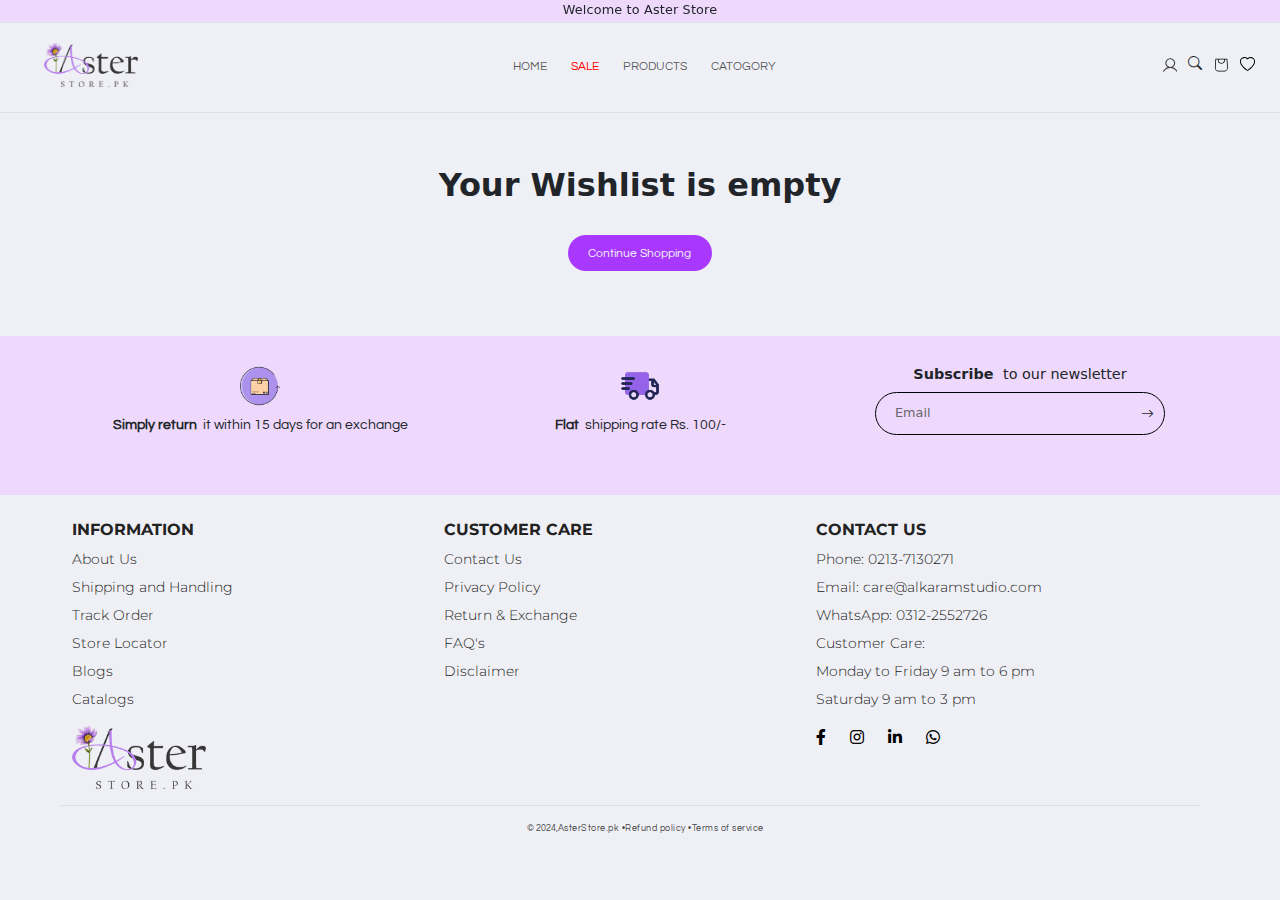
<file: wishlist.html>
<!DOCTYPE html>
<html>
    <head>
        <meta charset="utf-8">
        <meta http-equiv="X-UA-Compatible" content="IE=edge">
        <title>Wishlist</title>
        <meta name="description" content="">
        <meta name="viewport" content="width=device-width, initial-scale=1">
        <link rel="stylesheet" href="https://cdnjs.cloudflare.com/ajax/libs/font-awesome/6.0.0-beta3/css/all.min.css">
        <link href="https://fonts.googleapis.com/css2?family=Montserrat:ital,wght@0,100..900;1,100..900&display=swap" rel="stylesheet">
        <link href="https://maxcdn.bootstrapcdn.com/bootstrap/5.3.0/css/bootstrap.min.css" rel="stylesheet">
        <link href="https://cdn.jsdelivr.net/npm/bootstrap-icons/font/bootstrap-icons.css" rel="stylesheet" />
        
        <link href="./Styling/style.css" rel="stylesheet" />
        <link href="./Styling/NAVBAR.css" rel="stylesheet" />
        <link href="./Styling/footer.css" rel="stylesheet" />
        <link rel="stylesheet" href="./Styling/bootstrap.min.css" />
        <link rel="stylesheet" href="./Styling/Seemore_button.css">
        <link href="./Styling/cart.css" rel="stylesheet"/>
        <link rel="stylesheet" href="https://fonts.googleapis.com/css?family=Questrial&display=swap">       
  
  </head>
    <body style="background-color: #eff0f5;">
        


 
  <!-- Starting Messeges -->
  <div class="container-fluid " id="messagesContainer" style=" background-color: #eed9fd ; height: 22px;">

    <div class="row satrting_msg m-0 p-0">

      <div id="carouselExampleSlidesOnly" class="carousel slide" data-bs-ride="carousel">
        <div class="carousel-inner">

          <div class="carousel-item active">
            <span>Welcome to Aster Store</span>
          </div>

          <div class="carousel-item">
            <span
              style="font-weight: bolder !important; font-family: 'Times New Roman', Times, serif !important;">اللَّهُ
              لَطِيفٌ بِعِبَادِهِ يَرْزُقُ مَن يَشَاءُ</span>
          </div>

          <div class="carousel-item">
            <span>Avail 20% discount on selected items</span>
          </div>

          <div class="carousel-item">
            <span>Free delivery on orders above Rs. 2500/-</span>
          </div>

        </div>
      </div>

    </div>
  </div>
  <!-- Starting Messeges -->








         <!-- Nav bar -->
         <div class="container-fluid nav_bar bg-white sticky-top border-bottom border-top" id="Main_header" style="background: #eff0f5 !important;">
          <div class="row align-items-center" style=" margin-right: 0px; margin-left: 0px;">
            <!-- logo -->
            <div class="col-3 d-flex justify-content-start logo-col">
              <a href="index.html" class="logo">
                <img src="./PICTURES/Aster_Logo_Transparent.png" alt="logo" class="logo" />
              </a>
            </div>
            <!-- logo -->
        
            <!-- Nav items -->
            <div class="col-6 navbar-col d-flex justify-content-center">
              <nav class="navbar navbar-expand-lg ">
                <div class="container-fluid">
                  <button
                    class="navbar-toggler "
                    type="button"
                    data-bs-toggle="offcanvas"
                    data-bs-target="#offcanvasNavbar"
                    aria-controls="offcanvasNavbar"
                    style="border: 0px !important"
                  >
                    <span class="navbar-toggler-icon"></span>
                  </button>
        
                  <!-- Offcanvas for mobile navbar -->
                  <div
                    class="offcanvas offcanvas-start "
                    tabindex="-1"
                    id="offcanvasNavbar"
                    aria-labelledby="offcanvasNavbarLabel"
                    >
                    <div class="offcanvas-header">
                      <button
                        type="button"
                        class="btn-close"
                        data-bs-dismiss="offcanvas"
                        aria-label="Close"
                        style="margin-left: -350px !important"
                        ></button>
                    </div>
                    <div class="offcanvas-body ">
                      <ul class="nav-links_ navbar-nav me-auto mb-2 mb-lg-0    ">
                        <li class="nav-item list_style LI">
                          <a class="nav-links_li_a " href="index.html"> HOME </a>
                        </li>
                        
                        <li class="nav-item list_style LI" >
                          <a class="nav-links_li_a_sale " style="color: red;" href="#">SALE</a>
                          <div class="mega-box">
                              <div class="content " style="
                              height: 260%;
                              width: 100%;
                          ">
                                <div class="main main_ main_P">
                                  <p>Special Sale</p>
                                  <ul class="mega-links">
                                      <li class="list_style"><a class=" MM_items" href="#">Saller</a></li>
                                      <li class="list_style"><a class=" MM_items" href="#"> Radiance </a></li>
                                      <li class="list_style"><a class=" MM_items" href="#"> Starlight </a></li>
                                      <li class="list_style"><a class=" MM_items" href="#"> Moon </a></li>
                                      <li class="list_style"><a class=" MM_items" href="#"> Starlight </a></li>
                                      <li class="list_style"><a class=" MM_items" href="#"> Moon </a></li>
                                  </ul>
                              </div>

                              <div class="main main_ main_P">
                                <p>50% OFF</p>
                                <ul class="mega-links">
                                    <li class="list_style"><a class=" MM_items" href="#">Saller</a></li>
                                    <li class="list_style"><a class=" MM_items" href="#"> Radiance </a></li>
                                    <li class="list_style"><a class=" MM_items" href="#"> Starlight </a></li>
                                    <li class="list_style"><a class=" MM_items" href="#"> Moon </a></li>
                                    <li class="list_style"><a class=" MM_items" href="#"> Starlight </a></li>
                                    <li class="list_style"><a class=" MM_items" href="#"> Moon </a></li>
                                </ul>
                            </div>
                                
                                  
                                  <div class="main main_ d-flex flex-row  justify-content-end">
                                      <!-- <img class="img_" src="./PICTURES/4974063_2625796.jpg" alt=""> -->
        
                                      <div id="carouselExampleSlidesOnly" class="carousel slide " data-bs-ride="carousel"  data-bs-interval="2000">
                                        <div class="carousel-inner">
                                          <div class="carousel-item active">
                                            <img src="./PICTURES/Lumus lush/NES-001-BLK-1.webp" class="d-block w-100 carosalImages" alt="1st_img" >
                                          </div>
                                          <div class="carousel-item">
                                            <img src="./PICTURES/Tribal pride/ERG-003-BLU-2.webp" class="d-block w-100 carosalImages" alt="2nd_img" >
                                          </div>
                                          <div class="carousel-item">
                                            <img src="./PICTURES/Harmony/RNG-002-BLK-1.webp" class="d-block w-100 carosalImages" alt="3rd_img">
                                          </div>
                                        </div>

                                        <div class="d-flex justify-content-center">
                                          <a href="Sale.html">
                                            <button class="SeeMorebutton">
                                              See More On Sale
                                            </button>
      
                                          </a>
                                        </div>
                                        
                                      </div>
                                      
                                  </div>
                              
                              </div>
                          </div>
                      </li>
        
                        <li class="nav-item list_style LI" >
                          <a class="nav-links_li_a " style="margin-top: 1px;" href="#">PRODUCTS</a>
                          
                          <div class="mega-box " >
                              <div class="content ">
                                <div class="main main_ main_P">
                                  <!-- <p>Rings</p> -->
                                  <ul class="mega-links">
                                      <li class="list_style"><a class=" MM_items" href="#">Saller</a></li>
                                      <li class="list_style"><a class=" MM_items" href="#"> Radiance </a></li>
                                      <li class="list_style"><a class=" MM_items" href="#"> Starlight </a></li>
                                      <li class="list_style"><a class=" MM_items" href="#"> Moon </a></li>
                                      <li class="list_style"><a class=" MM_items" href="#">Saller</a></li>
                                      <li class="list_style"><a class=" MM_items" href="#"> Radiance </a></li>
                                      <li class="list_style"><a class=" MM_items" href="#"> Starlight </a></li>
                                      <li class="list_style"><a class=" MM_items" href="#"> Moon </a></li>
                                     
                                      
                                  </ul>
                              </div>
                                  <div class="main main_ main_P">
                                      <!-- <p>Bracelets</p> -->
                                      <ul class="mega-links ">
                                          <li class="list_style"><a class="MM_items" href="#">Logo Design</a></li>
                                          <li class="list_style"><a class="MM_items " href="#">Card Design</a></li>
                                          <li class="list_style"><a class="MM_items " href="#">Template Design</a></li>
                                          <li class="list_style"><a class="MM_items " href="#">Broushure Design</a></li>
                                          <li class="list_style"><a class="MM_items" href="#">Logo Design</a></li>
                                          <li class="list_style"><a class="MM_items " href="#">Card Design</a></li>
                                          <li class="list_style"><a class="MM_items " href="#">Template Design</a></li>
                                          <li class="list_style"><a class="MM_items " href="#">Broushure Design</a></li>
                                      </ul>
                                  </div>
                                  <div class="main main_ main_P">
                                      <!-- <p>Earrings</p> -->
                                      <ul class="mega-links">
                                          <li class="list_style"><a class=" MM_items" href="#">HTML Website</a></li>
                                          <li class="list_style"><a class=" MM_items" href="#">Wordpress Website</a></li>
                                          <li class="list_style"><a class=" MM_items" href="#">Joomla Website</a></li>
                                          <li class="list_style"><a class=" MM_items" href="#">Education Website</a></li>
                                          <li class="list_style"><a class=" MM_items" href="#">HTML Website</a></li>
                                          <li class="list_style"><a class=" MM_items" href="#">Wordpress Website</a></li>
                                          <li class="list_style"><a class=" MM_items" href="#">Joomla Website</a></li>
                                          <li class="list_style"><a class=" MM_items" href="#">Education Website</a></li>
                                          
                                      </ul>
                                  </div>
                                  <div class="main main_ main_P">
                                      <!-- <p>Necklaces</p> -->
                                      <ul class="mega-links">
                                          <li class="list_style"><a class=" MM_items" href="#">Personal Email</a></li>
                                          <li class="list_style"><a class=" MM_items" href="#">Business Email</a></li>
                                          <li class="list_style"><a class=" MM_items" href="#">Mobile Email</a></li>
                                          <li class="list_style"><a class=" MM_items" href="#"> WEb Marketing</a></li>
                                      </ul>
                                  </div>
                                  
                                  <div class="main main_ d-flex flex-row  justify-content-end megaMenueCarousal" style="width: 120%;">
                                    <!-- <img class="img_" src="./PICTURES/4974063_2625796.jpg" alt=""> -->
        
                                    <div id="carouselExampleSlidesOnly" class="carousel slide " data-bs-ride="carousel"  data-bs-interval="2000">
                                      <div class="carousel-inner">
                                        <div class="carousel-item active">
                                          <img src="./PICTURES/Lumus lush/NES-001-BLK-1.webp" class="d-block w-100 carosalImages" alt="1st_img" >
                                        </div>
                                        <div class="carousel-item">
                                          <img src="./PICTURES/Tribal pride/ERG-003-BLU-2.webp" class="d-block w-100 carosalImages" alt="2nd_img" >
                                        </div>
                                        <div class="carousel-item">
                                          <img src="./PICTURES/Harmony/RNG-002-BLK-1.webp" class="d-block w-100 carosalImages" alt="3rd_img">
                                        </div>
                                      </div>

                                      <div class="d-flex justify-content-center">
                                        <a href="Products.html">
                                          <button class="SeeMorebutton">
                                            See More Products
                                          </button>
    
                                        </a>
                                      </div>
                                      
                                      
                                    </div>

                                   

                                   

                                </div>

                               
                              
                              </div>
                          </div>
                      </li>
        
        
        
                      <li class="nav-item list_style LI" >
                        <a class="nav-links_li_a " style="margin-top: 1px;" href="#">CATOGORY</a>
                        <div class="mega-box">
                            <div class="content " >
                              <div class="main main_ main_P">
                                <p>Rings</p>
                                <ul class="mega-links">
                                    <li class="list_style"><a class=" MM_items" href="#">Saller</a></li>
                                    <li class="list_style"><a class=" MM_items" href="#"> Radiance </a></li>
                                    <li class="list_style"><a class=" MM_items" href="#"> Starlight </a></li>
                                    <li class="list_style"><a class=" MM_items" href="#"> Moon </a></li>
                                </ul>
                            </div>
                                <div class="main main_ main_P">
                                    <p>Bracelets</p>
                                    <ul class="mega-links ">
                                        <li class="list_style"><a class="MM_items" href="#">Logo Design</a></li>
                                        <li class="list_style"><a class="MM_items " href="#">Card Design</a></li>
                                        <li class="list_style"><a class="MM_items " href="#">Template Design</a></li>
                                        <li class="list_style"><a class="MM_items " href="#">Broushure Design</a></li>
                                    </ul>
                                </div>
                                <div class="main main_ main_P">
                                    <p>Earrings</p>
                                    <ul class="mega-links">
                                        <li class="list_style"><a class=" MM_items" href="#">HTML Website</a></li>
                                        <li class="list_style"><a class=" MM_items" href="#">Wordpress Website</a></li>
                                        <li class="list_style"><a class=" MM_items" href="#">Joomla Website</a></li>
                                        <li class="list_style"><a class=" MM_items" href="#">Education Website</a></li>
                                    </ul>
                                </div>
                                <div class="main main_ main_P">
                                    <p>Necklaces</p>
                                    <ul class="mega-links">
                                        <li class="list_style"><a class=" MM_items" href="#">Personal Email</a></li>
                                        <li class="list_style"><a class=" MM_items" href="#">Business Email</a></li>
                                        <li class="list_style"><a class=" MM_items" href="#">Mobile Email</a></li>
                                        <li class="list_style"><a class=" MM_items" href="#"> WEb Marketing</a></li>
                                    </ul>
                                </div>
                                
                                <div class="main main_ d-flex flex-row  justify-content-end megaMenueCarousal" style="width: 120%;">
                                  <!-- <img class="img_" src="./PICTURES/4974063_2625796.jpg" alt=""> -->
        
                                  <div id="carouselExampleSlidesOnly" class="carousel slide " data-bs-ride="carousel"  data-bs-interval="2000">
                                    <div class="carousel-inner">
                                      <div class="carousel-item active">
                                        <img src="./PICTURES/Lumus lush/NES-001-BLK-1.webp" class="d-block w-100 carosalImages" alt="1st_img" >
                                      </div>
                                      <div class="carousel-item">
                                        <img src="./PICTURES/Tribal pride/ERG-003-BLU-2.webp" class="d-block w-100 carosalImages" alt="2nd_img" >
                                      </div>
                                      <div class="carousel-item">
                                        <img src="./PICTURES/Harmony/RNG-002-BLK-1.webp" class="d-block w-100 carosalImages" alt="3rd_img">
                                      </div>
                                    </div>
                                    <div class="d-flex justify-content-center">
                                      <a href="Products.html">
                                        <button class="SeeMorebutton">
                                          See More Products
                                        </button>
  
                                      </a>
                                    </div>
                                  </div>

                                  
                              </div>
                            
                            </div>
                        </div>
                    </li>
                    
                        
                      </ul>
                    </div>
                    <!-- Offcanvas footer -->
                    <div class="offcanvas-footer p-3 d-lg-none d-xl-none" style="background-color: #eff0f5">
                      <div class="d-flex justify-content-start off_footer">
                        <a href="https://api.whatsapp.com/send/?phone=923210434441&text&type=phone_number&app_absent=0" class="me-3" style="font-size: small"
                          ><i class="bi bi-whatsapp"></i
                        ></a>
                        <a href="https://facebook.com/asterstore.pk" class="me-3" style="font-size: small"
                          ><i class="bi bi-facebook"></i
                        ></a>
                        <a href="https://www.instagram.com/asterstore.pk" class="me-3" style="font-size: small"
                          ><i class="bi bi-instagram"></i
                        ></a>
                      </div>
                      </div>
                      <!-- Offcanvas footer -->
                  </div>  
                  <!-- Offcanvas for mobile navbar -->
                </div>
              </nav>
            </div>
            <!-- Nav items -->
        
        
                  <div class="col-3 d-flex justify-content-end gap-1 search-cart-col">
        
                    <a href="Login.html" class="icon-link " style="color: #000000 !important">
                      <svg width="14.5" height="14.5" style="font-size: 1rem !important;     margin-bottom: 0px; margin-right: 7px; "
                        viewBox="0 0 20 20" fill="none" xmlns="http://www.w3.org/2000/svg">
                        <path
                          d="M19.7406 17.8752C18.3411 15.4644 16.1011 13.655 13.4499 12.7939C14.7207 12.0383 15.7082 10.8863 16.2608 9.51495C16.8134 8.14362 16.9004 6.62881 16.5086 5.20321C16.1167 3.77762 15.2677 2.5201 14.0918 1.62385C12.916 0.727599 11.4784 0.242187 9.99994 0.242188C8.52148 0.242187 7.0839 0.727599 5.90807 1.62385C4.73223 2.5201 3.88317 3.77762 3.49133 5.20321C3.09949 6.62881 3.18653 8.14362 3.7391 9.51495C4.29166 10.8863 5.27918 12.0383 6.54994 12.7939C3.89879 13.655 1.65876 15.4644 0.259319 17.8752C0.200622  17.9603 0.160171 18.0567 0.140509 18.1582C0.120847 18.2598 0.122398 18.3643 0.145065 18.4652C0.167733 18.5661 0.211026 18.6612 
                                     0.272225 18.7446C0.333424 18.828 0.411206 18.8978 0.500683 18.9497C0.59016 19.0015 0.689399 19.0343 0.792163 19.046C0.894927 
                                     19.0577 0.998995 19.048 1.09783 19.0175C1.19666 18.987 1.28812 18.9365 1.36647 18.8689C1.44481 18.8014 1.50834 18.7184 1.55307 
                                     18.6252C2.4103 17.1439 3.64199 15.9141 5.12458 15.0591C6.60716 14.2042 8.28851 13.7541 9.99994 13.7541C11.7114 13.7541 13.3927
                                      14.2042 14.8753 15.0591C16.3579 15.9141 17.5896 17.1439 18.4468 18.6252C18.4915 18.7184 18.5551 18.8014 18.6334 18.8689C18.7118
                                       18.9365 18.8032 18.987 18.9021 19.0175C19.0009 19.048 19.105 19.0577 19.2077 19.046C19.3105 19.0343 19.4097 19.0015 19.4992 
                                       18.9497C19.5887 18.8978 19.6665 18.828 19.7277 18.7446C19.7889 18.6612 19.8322 18.5661 19.8548 18.4652C19.8775 18.3643 19.879
                                        18.2598 19.8594 18.1582C19.8397 18.0567 19.7993 17.9603 19.7406 17.8752V17.8752ZM4.74994 7.00016C4.74994 5.96181 5.05785 
                                        4.94678 5.63473 4.08342C6.21161 3.22006 7.03154 2.54715 7.99086 2.14979C8.95017 1.75243 10.0058 1.64847 11.0242
                                         1.85104C12.0426 2.05361 12.978 2.55363 13.7123 3.28785C14.4465 4.02208 14.9465 4.95754 15.1491 5.97594C15.3516 
                                         6.99434 15.2477 8.04994 14.8503 9.00925C14.453 9.96856 13.78 10.7885 12.9167 11.3654C12.0533 11.9423 11.0383 
                                         12.2502 9.99994 12.2502C8.60756 12.2502 7.2722 11.697 6.28763 10.7125C5.30307 9.72791 4.74994 8.39255 4.74994 7.00016Z"
                          fill="#414042"></path>
                      </svg>
                    </a>
            
                    <span id="searchIconOutside" class="searchHover">
                      <i class="bi bi-search InsmallScreen" style="font-size: 14px"></i>
                    </span>
            
                    
                    <a href="cart.html" class="icon-link" style="color: #000000 !important; position: relative;">
                      <svg class="icon-cart" aria-hidden="true" focusable="false" xmlns="http://www.w3.org/2000/svg" height="0px" viewBox="0 0 40 40" fill="none">
                        <path
                          d="m15.75 11.8h-3.16l-.77 11.6a5 5 0 0 0 4.99 5.34h7.38a5 5 0 0 0 4.99-5.33l-.78-11.61zm0 1h-2.22l-.71 10.67a4 4 0 0 0 3.99 4.27h7.38a4 4 0 0 0 4-4.27l-.72-10.67h-2.22v.63a4.75 4.75 0 1 1 -9.5 0zm8.5 0h-7.5v.63a3.75 3.75 0 1 0 7.5 0z"
                          fill="currentColor" fill-rule="evenodd"></path>
                      </svg>
                      <span id="cart-counter" class="cart_icon_counter__" ></span>
                    </a>
                    
            
                    <a href="wishlist.html" class="icon-link" style="color: #000000 !important">
                      <svg class="bi bi-heart" aria-hidden="true" focusable="false" xmlns="http://www.w3.org/2000/svg"
                        viewBox="0 0 17 17" fill="none">
                        <path
                          d="m8 2.748-.717-.737C5.6.281 2.514.878 1.4 3.053c-.523 1.023-.641 2.5.314 4.385.92 1.815 2.834 3.989 6.286 6.357 3.452-2.368 5.365-4.542 6.286-6.357.955-1.886.838-3.362.314-4.385C13.486.878 10.4.28 8.717 2.01zM8 15C-7.333 4.868 3.279-3.04 7.824 1.143q.09.083.176.171a3 3 0 0 1 .176-.17C12.72-3.042 23.333 4.867 8 15"
                          fill="currentColor" fill-rule="evenodd"></path>
                      </svg>
                    </a>
                  </div>
                  
        
            <!-- End Search and Cart Section -->
          </div>
          
        </div>
        
        


<div class="container-fluid bg-white sticky-top" style="height: 90px !important; background-color: #eff0f5 !important;" id="searchInputContainer">
    <div class="search-bar">
        <input type="text" id="searchInput" placeholder=" " style="font-size: 0.7rem" />
        <label for="searchInput" class="floating-label">Search</label>
        <span class="search-icon" id="searchIconInside" style="     width: 40px;  margin-block-end: 3px;">
            <i class="bi bi-search" style="font-size: 0.8rem"></i>
        </span>

        <span id="closeIcon" class="close-icon hidden">
          <i class="bi bi-x-lg" style="font-size: 0.9rem"></i>
        </span>
    </div>

</div>

<div class="row m-0 p-0 g-0">
  <div class="col-12 search-results_col-12">
    
<div class="search-results hidden" id="searchResults">
  <!-- Dynamic search results will be appended here -->
</div>

  </div>
</div>

        
        <!-- Nav bar -->






       <!-- cartEmpty_heading  -->
  <div class="cartEmpty_heading"  style="background-color:  #eff0f5;">
    <p> Your Wishlist is empty </p>
  </div>
  <!-- cartEmpty_heading -->


  <!-- continue shopping btn -->
  <div class="container-fluid btn_container mb-5" style="background-color:  #eff0f5;">

    <span class="button_">

      <a href="Products.html">
        <button class="btn btn-outline-dark rounded-pill btn-no-hover" type="submit"
          style="border-width: 0rem !important; width: 9.05rem !important; font-weight : lighter !important; font-family: Questrial , sans-serif !important; font-size: 11.5px !important; height: 36px !important; color: #eff0f5 !important; background-color: #a938ff !important;
          margin-bottom: 7px !important; ">
          Continue Shopping</button>
      </a>

    </span>

  </div>
  <!-- continue shopping btn -->






<!-- footer -->

<div class="footer-sticker" style="background-color:eed9fd;" id="footer_sticker"> 
  <div class="container">
      <div class="row">
          <div class="col-md-4 footer-item">
              <div class="icon"> <img src="./PICTURES/return-box (1).png" alt="return-logo" class="returnLOGO"/> </div>
              <h5 class="footer_heading"><b class="fw-bold">Simply return</b>&nbsp; it within 15 days for an exchange</h5>
          </div>
          <div class="col-md-4 footer-item">
              <div class="icon"><img src="./PICTURES/fast-delivery.png" alt="shipping logo" class="img-fluid shippingLOGO"/></div>
              <h5 class="footer_heading"><b class="fw-bold">Flat</b>&nbsp; shipping rate Rs. 100/-</h5>

          </div>
          <div class="col-md-4 footer-item newsletter">
              <div class="d-flex flex-column justify-content-center align-items-center flex-wrap">
                  <h5 class="Subcribe"><b class="fw-bold " >Subscribe </b>&nbsp;to our newsletter</h5>
                  
               
      
               
              <div class="email-bar">
                <input type="email" placeholder=" "  id="emailInput" />
      
                <label for="emailInput" class="floating-email-label">Email</label>
      
                <span>
                  <i class="bi bi-arrow-right arrowIconInside"
                    style="font-size: 0.8rem; margin-right: 10px !important;"></i>
                </span>
              </div>
             
      
                </div>
          </div>
      </div>
  </div>
</div>


<footer class="footer " style="padding-left: 60px !important;">
  <div class="container  border-bottom  pt-4 m-0 pb-3">
      <div class="row g-0" style="font-family: 'Montserrat',sans-serif;">
          <div class="col-md-4 footerH5 InSmallScreens">
              <h5>INFORMATION</h5>
              <ul class="footer-menu">
                  <li><a href="#">About Us</a></li>
                  <li><a href="#">Shipping and Handling</a></li>
                  <li><a href="#">Track Order</a></li>
                  <li><a href="#">Store Locator</a></li>
                  <li><a href="#">Blogs</a></li>
                  <li><a href="#">Catalogs</a></li>
              </ul>
              <div class="footer-logo">
                <img src="./PICTURES/Aster_Logo_Transparent footer.png" class="footer-logo" />
              </div>
          </div>
          <div class="col-md-4 footerH5">
              <h5>CUSTOMER CARE</h5>
              <ul class="footer-menu">
                  <li><a href="#">Contact Us</a></li>
                  <li><a href="#">Privacy Policy</a></li>
                  <li><a href="RefundPolicy.html">Return & Exchange</a></li>
                  <li><a href="#">FAQ's</a></li>
                  <li><a href="#">Disclaimer</a></li>
              </ul>
              
          </div>
          <div class="col-md-4 footerH5">
              <h5>CONTACT US</h5>
              <ul class="footer-menu">
                  <li>Phone: 0213-7130271</li>
                  <li>Email: care@alkaramstudio.com</li>
                  <li>WhatsApp: 0312-2552726</li>
                  <li>Customer Care:</li>
                  <li>Monday to Friday 9 am to 6 pm</li>
                  <li>Saturday 9 am to 3 pm</li>
              </ul>
              <div class="social-icons">
                <div class="d-flex gap-4">
                  <a href="#"><i class="fab fa-facebook-f"></i></a>
                  <a href="#"><i class="fab fa-instagram"></i></a>
                  <a href="#"><i class="fab fa-linkedin-in"></i></a>
                  <a href="#"><i class="fab fa-whatsapp"></i></a>
                </div>
                  
              </div>
          </div>
      </div>
  </div>
</footer>




<div class="container-fluid p-3">
  <div class="row">
    <div class="col-12  copyrigh_section">
      <p> © 2024, </p>
      <a href="index.html"> AsterStore.pk •</a>


      <a href="RefundPolicy.html"> Refund policy •</a>

      <a href="TermOfServices.html"> Terms of service </a>
    </div>
  </div>

</div>




  <!-- footer -->


       
  <script src="./Scripts/Search.js"> </script>
  <script src="./Scripts/Cart.js"></script>
  <script src="./Scripts/Cart__Notification.js"></script>
  <script src="./Scripts/index.js"> </script>
  <script src="./Scripts/bootstrap.min.js"></script>
  <script src="https://code.jquery.com/jquery-3.3.1.slim.min.js"></script>
  <script src="https://cdnjs.cloudflare.com/ajax/libs/popper.js/1.14.7/umd/popper.min.js"></script>
  <script src="https://stackpath.bootstrapcdn.com/bootstrap/4.5.2/js/bootstrap.min.js"></script>
  <script src="https://cdn.jsdelivr.net/npm/bootstrap@5.3.0/dist/js/bootstrap.bundle.min.js"></script>
  
  <script src="https://code.jquery.com/jquery-3.5.1.min.js"></script>      
</body>
</html>
</file>
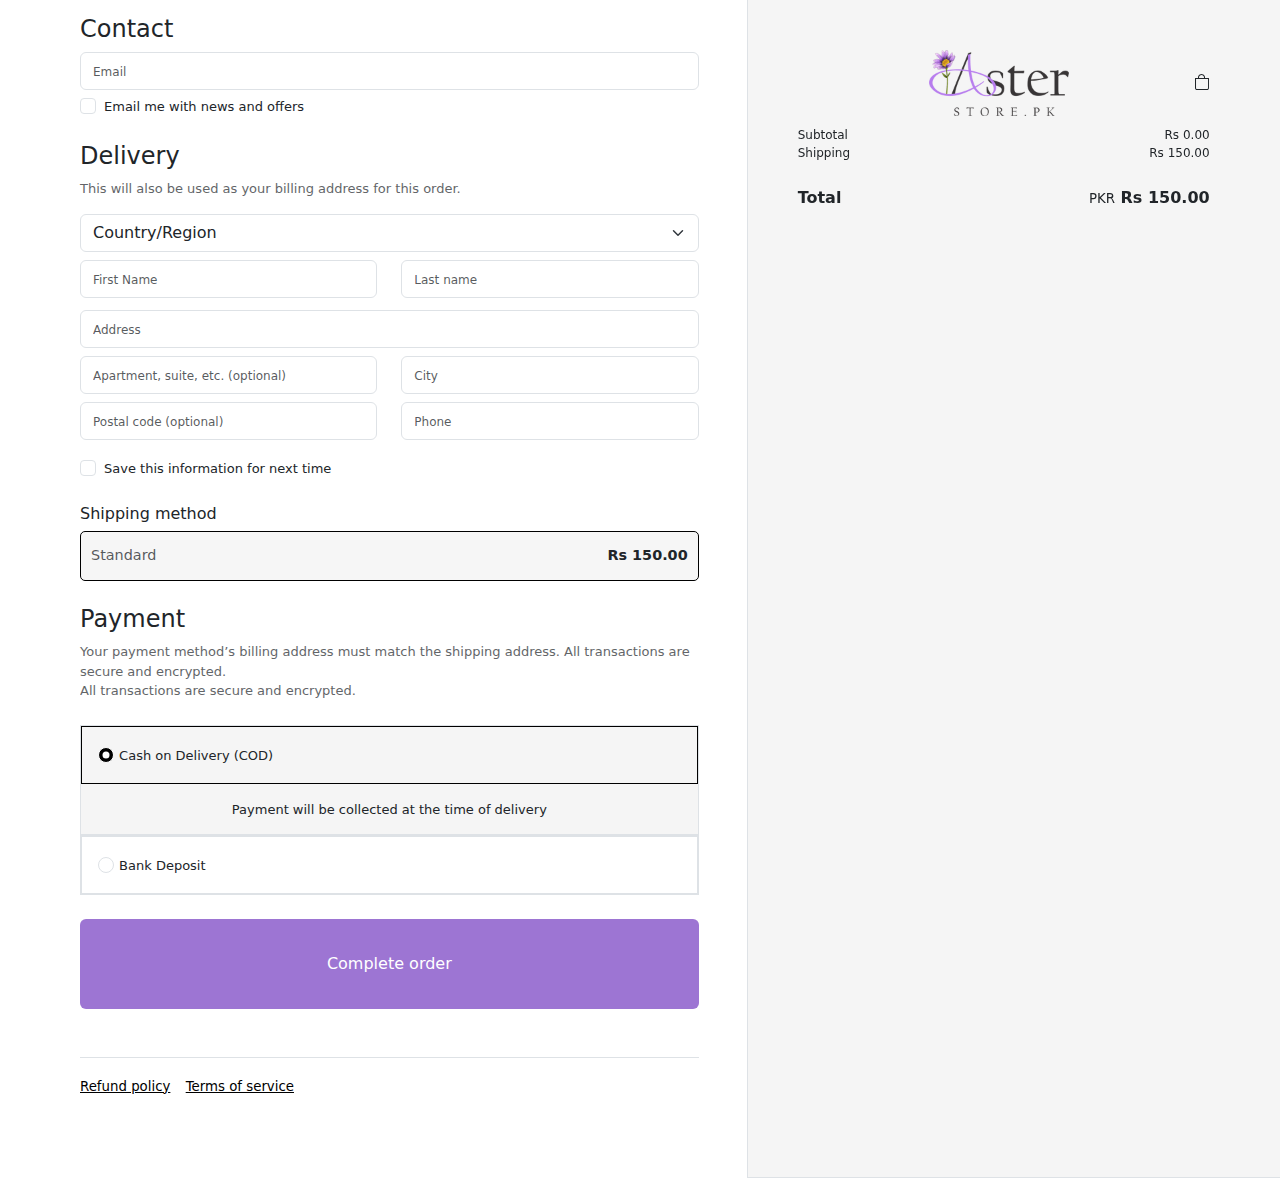
<file: checkout forms/Checkout.html>
<!DOCTYPE html>
<html lang="en">
<head>
  <meta charset="UTF-8">
  <meta name="viewport" content="width=device-width, initial-scale=1.0">
  <link href="https://cdn.jsdelivr.net/npm/bootstrap@5.3.0/dist/css/bootstrap.min.css" rel="stylesheet">
 
    <link href="../Styling//bootstrap.min.css" rel="stylesheet">
    <link rel="stylesheet" href="https://cdnjs.cloudflare.com/ajax/libs/font-awesome/6.0.0-beta3/css/all.min.css">
    <link href="https://cdn.jsdelivr.net/npm/bootstrap-icons/font/bootstrap-icons.css" rel="stylesheet" />
    
  <title>Checkout Form</title>
  <style>
   
    .leftside , .rightside{
      height: 100%;
      width: 100%;
    }
    .leftside{
      background: white;
    }
    .rightside{
      background: #F5F5F5;
      
    }

    @media (min-width:0px) {
      .card{
        padding: 50px !important;
      }
    }

    @media (max-width:768px) {
      .rightside{
        height: auto;
        }

      .row_{
        flex-direction: column-reverse !important;
      }
      .logo_icon {
    display: flex;
    align-items: center;
    justify-content: space-around;
    flex-wrap: nowrap;
    margin-left: 0px !important;
    margin-bottom: 10px !important;
    column-gap: 0px !important;
        }
        .logo_icon img{
          width: 25% !important;
          height: auto !important;
        }
        .card{
          width: 100% !important;
        }

    }

    @media (min-width:767px) {
      .card{
        width: 40% !important;
        position: fixed !important;
      }
    }

    .complete-order-btn {
            background-color: #9d75d3;
            border: none;
            color: white;
            width: 100%;
            height: 10vh;

        }
        .complete-order-btn:hover {
            background-color:  #A753E8;
            color: white;
        }
        
        
        .logo_icon {
          display: flex !important;
        align-items: center !important;
        justify-content: space-between !important;
        flex-wrap: nowrap !important;
    margin-left: auto;
    margin-bottom: 10px;
    column-gap: 55px;
        }
        .Rupees{
          font-size: 12px;
    font-weight: 100;
        }
        .headings{
          font-weight: 500;
          font-size: 1.5rem;
        }
        .paragraphs{
          font-size: small;
          opacity: 0.7;
        }
        ::-webkit-input-placeholder{
          font-size: 12px !important;
        }
        .radioButtons{
          font-size: small;
        }
        .bank_deposit_radio{
          font-size: small;
        }
         
      .form-check-input:checked {
        background-color: #020202 !important;
        border-color: white !important;
      }
      .form-check-input:focus {
    border-color: none !important;
    outline: none !important;
    box-shadow: none !important;
}

.form-control:focus{
  border-color: none !important;
    outline: none !important;
    box-shadow: none !important;
    border: 2px solid black !important;
}
@media (max-width:436px) {
  .InSmallscreen_payment__{
    font-size: 11px  !important ;
  }
}

  </style>
</head>
<body >

    <!-- Left Side -->

  <div class="row row_ g-0">

    <div class="col-md-7  g-0">
      
      <div class="leftside ">

        <div class="container " style="padding: 80px; padding-top: 15px !important; padding-right: 3rem !important;">
          <div class=" mx-auto  ">
              <h2 class="headings  ">Contact</h2>
              <form>
                  <div class="mb-1">
                   
                      <input type="email" id="email"  class="form-control" placeholder="Email" required />
                  </div>
                  <div class="mb-4 form-check">
                    <input type="checkbox" class="form-check-input" id="news-offers">
                    <label class="form-check-label radioButtons" for="news-offers">Email me with news and offers</label>
                  </div>
                  <h2 class="headings  ">Delivery</h2>
                  <p class="paragraphs"> This will also be used as your billing address for this order.</p>
                  <div class="mb-2">
                   
                      <select id="country" class="form-select">
                        <option value = ""  class="d-none">Country/Region</option>
                          <option value = "1">Pakistan</option>
                      </select>
                  </div>
                  <div class="row mb-1">
                      <div class="col-sm-6 mb-2">
                         
                          <input type="text" id="first-name" class="form-control" placeholder="First Name" required />
                      </div>
                      <div class="col-sm-6">
                          <input type="text" id="last-name" class="form-control" placeholder="Last name" required />
                      </div>
                  </div>
                  <div class="mb-2">
                      <input type="text" id="address" class="form-control" placeholder="Address" required />
                  </div>
                  <div class="row mb-1">
                      <div class="col-sm-6 mb-1">
                          <input type="text" id="apartment" class="form-control" placeholder="Apartment, suite, etc. (optional)" />
                      </div>
                      <div class="col-sm-6">
                          <input type="text" id="city" class="form-control" placeholder="City" required />
                      </div>
                  </div>
                  <div class="row mb-0">
                      <div class="col-sm-6 mb-3">
                          <input type="text" id="postal-code" class="form-control" placeholder="Postal code (optional)" />
                      </div>
                      <div class="col-sm-6">
                          <input type="tel" id="phone" class="form-control" placeholder="Phone" required />
                      </div>
                  </div>
                  <div class="mb-4 form-check">
                      <input type="checkbox" class="form-check-input " id="save-info">
                      <label class="form-check-label radioButtons" for="save-info" id="save-info">Save this information for next time</label>
                  </div>
                  <h2 class="headings mb-2" style="font-size: medium !important;">Shipping method</h2>
                  <div class="mb-4 d-flex justify-content-between align-items-center " style="font-size: 0.9rem; border: 1px solid black; border-radius: 5px; height: 50px; padding-left: 10px; padding-right: 10px; background: #F6F6F6;">
                      <span class="text-muted">Standard</span>
                      <span style="font-weight: 600;" >Rs 150.00</span>
                  </div>
                  <!-- Payment Section -->
                  <h4 class="headings">Payment</h4>
                  <p class="paragraphs mb-0">Your payment method’s billing address must match the shipping address. All transactions are secure and encrypted.</p>
                  <p class="paragraphs">All transactions are secure and encrypted.</p>
  <div class="mb-4 " >
    
    <div class="container border-top border-start border-end border-bottom  mt-4  p-0" id="CODMETHOD" >
      <div class="border-top border-start border-end border-bottom  p-3" style="border: 1px solid black !important;  background: whitesmoke;" id="CodContainer">
        <input class="form-check-input border-top border-bottom border-end border-start" type="radio" name="payment-method" id="cod" checked>
        <label class="form-check-label radioButtons" for="cod" id="cod">Cash on Delivery (COD)</label>
        
      </div>
        
        <div id="COD" class="p-3" style="background: whitesmoke; height: 50px !important;">
            <p class="text-center mb-0 InSmallscreen_payment__" style="font-size: small ; display: flex; flex-wrap: wrap; align-items: center; justify-content: center;">Payment will be collected at the time of delivery</p>
        </div>
    </div>

    <div class="container border-top border-start border-end border-bottom  p-0" id="PAYMENTMETHOD">
      <div class="border-top border-start border-end border-bottom  p-3" id="Bank_DepositContainer">
        <input class="form-check-input " type="radio" name="payment-method" id="bank-deposit">
        <label class="form-check-label radioButtons" for="bank-deposit" id="bank-deposit">Bank Deposit</label>
        
      </div>
        
        <div id="bank-details" class=" d-none p-3" style="background-color: whitesmoke !important;">
            <p class="mb-0 bank_deposit_radio">Bank Name: Sadapay</p>
            <p class="mb-0 bank_deposit_radio">Account Title: Faizan Azeem</p>
            <p class="mb-0 bank_deposit_radio pb-2">Account Number: 03314001202</p>
        </div>
    </div>
  </div>
                 <!-- Billing Address Section -->
                 <div class="mb-4 " id="billing_addressSection" style="display: none;">
                  <h4 class="headings">Billing address</h4>
                  <div id="shipping__address_" class="border-top border-start border-end border-bottom  container p-3" style="border: 1px solid black !important; background: whitesmoke !important;">
                      <input class="form-check-input " type="radio" name="billing" id="same-address" checked>
                      <label class="form-check-label radioButtons" for="same-address" id="same-address">Same as shipping address</label>
                  </div>
                  <div class="border-top border-start border-end border-bottom  container   p-3" id="different_billing_address">
                      <input class="form-check-input " type="radio" name="billing" id="billing-different" >
                      <label class="form-check-label radioButtons" for="billing-different" id="billing-different">Use a different billing address</label>  
                  </div>
                  <div id="billing-address" class="d-none border-top border-start border-end border-bottom p-3" style="background: whitesmoke;">
                      <div class="form-group mb-2">
                          <select class="form-select" id="billing-country">
                            <option value = "" >Country/Region</option>
                              <option value = "1">Pakistan</option>
                          </select>
                      </div>
                      <div class="row mb-1">
                          <div class="col-md-6 mb-1">
                              <input type="text" class="form-control" id="billing-first-name" placeholder="First name">
                          </div>
                          <div class="col-md-6">
                              <input type="text" class="form-control" id="billing-last-name" placeholder="Last name">
                          </div>
                      </div>
                      <div class="form-group mb-1">
                          <input type="text" class="form-control" id="billing-address" placeholder="Address">
                      </div>
                      <div class="form-group mb-1">
                          <input type="text" class="form-control" id="billing-apartment" placeholder="Apartment, suite, etc.">
                      </div>
                      <div class="row mb-1">
                          <div class="col-md-6 mb-1">
                              <input type="text" class="form-control" id="billing-city" placeholder="City">
                          </div>
                          <div class="col-md-6">
                              <input type="text" class="form-control" id="billing-postal-code" placeholder="Postal code">
                          </div>
                      </div>
                      <div class="form-group mb-1">
                          <input type="text" class="form-control" id="billing-phone" placeholder="Phone">
                      </div>
                  </div>
              </div>
  
              <button type="button" class="btn  complete-order-btn">Complete order</button>
              </form>

              <div class="mt-5 border-top text-start pt-3 text-muted">
                  <a href="#" class="text-decoration-underline text-black " style="font-weight: 300; font-size:smaller;">Refund policy</a>
                  <span>&nbsp;</span> 
                  <a href="#" class="text-decoration-underline text-black" style="font-weight: 300;  font-size:smaller;">Terms of service</a>
              </div>
          </div>
      </div>
      </div>
    
    </div>
    <!-- Left Side -->




  <!-- Right Side -->
<div class="col-md-5 g-0">
  <div class="rightside border-bottom border-start">
      <div class="card" style="background: none; width: 100%; border: 0px solid #F5F5F5 !important;">
          <div class="logo_icon">
              <img src="../PICTURES/Aster_Logo_Transparent footer.png" class="img_logo__" style="height: auto; width: 50%;" />
              <div>
                  <i class="bi bi-bag"></i>
              </div>
          </div>
      </div>
  </div>
</div>

      <!-- Right Side -->

      
   <script src="../Scripts/Checkoutform.js" ></script>
   <script src="https://stackpath.bootstrapcdn.com/bootstrap/5.3.0/js/bootstrap.bundle.min.js"></script>
 
   <script src="https://code.jquery.com/jquery-3.6.0.min.js"></script>
</body>
</html>
</file>
<file: Styling/style.css>
body{
    background-color: #eff0f5;
  }

  /* Navbar styles */
  .nav_bar {
  margin-top: 0px;
   padding-top: 20px;
   padding-bottom: 25px;
   transition: top 0.3s ease;
   background-color: #eff0f5 !important;
   /* height: 95px; */
  }


  /* Custom CSS to show the dropdown on hover */


  /* .navbar-nav .dropdown-menu {
    display: none;
    opacity: 0 !important;
    transition: opacity 0.5s ease, transform 0.5s ease;
    transform: translateY(0px);
  }

  .navbar-nav .nav-item:hover .dropdown-menu {
    display: block;
    position: absolute;
    top: 30px ;
    left: px !important;
    display: flex;
    justify-content: center;
    margin: 0px; /* Adjust as needed 
    border-radius: 8px;
    background-color: #eed9fd;
    opacity: 2 !important;
    transform: translateY(0px) !important;
  }
  
  
  
  .dropdown-toggle::after {
    display: none;
  }

  .Products_items{
    display: flex;
    flex-wrap: wrap;
    justify-content: center;
  } */
  /* .navbar {
    display: flex;
    align-items: center;
    justify-content: center;
  } */

/* -------------Starting carousal--------- */
.satrting_msg {
  text-align: center;
  font-size: 0.8em;
  /* margin-top: 3px; */
   
  /* font styling */
  font-weight: lighter;
  font-family: unset;
  letter-spacing: 0.01rem;
}


  /* Logo styles */
  .logo {
    margin-top: 0px;
    height: 57%;
    width: 57%;
    margin-left: 10px;
  }

  /* Navbar menu items */
  .Menue {
letter-spacing: 0.01rem;
}

.Menue_a {
font-size: 12px !important;
font-weight: 500;
font-size: 0.75rem;
font-family: Questrial , sans-serif;
margin-left: 8px;
}


  .Menue .nav-item:hover {
    text-decoration: underline;
  }

  .Menue .sale:hover {
    text-decoration: underline !important;
    text-decoration-color: red !important;
  }
.services_{
  font-size: 12px !important;
  font-weight: 500;
  /* font-size: 0.75rem; */
  font-family: Questrial , sans-serif;
  margin-left: 8px;
  color: #000000A6;
  text-decoration: none;

}
  .navbar-toggler:focus {
    outline: none !important;
    box-shadow: none !important;
    border: 0px !important;
  }

  .navbar-toggler-icon {
    width: 20px !important;
    height: 20px !important;
  }

  .offcanvas-footer {
    border-top: 1px solid #e9ecef;
   
  }

  .offcanvas-footer .d-flex a {
    color: #343a40;
    font-size: 1.25rem;
  }

  .offcanvas-footer .d-flex a:hover {
    color: #007bff;
  }

  .btn-close {
    outline: none !important;
    box-shadow: none !important;
  }

  /* Navbar menu items */

  /* Media queries for navbar */
  @media (max-width: 989px) {
    .logo {
      margin-top: 0px;
      height: 60%;
      width: 60%;
      margin-left: 0px;
    }
    
    .nav_bar {
      padding: 10px;
    }

    /* .banner-container {
      height: 300px !important;
    } */

    .col-3.logo-col {
      display: flex !important;
      justify-content: flex-start !important;
      order: 2 !important;
      width: 34%;
    }

    .col-6.navbar-col {
      order: 1;
      display: flex !important;
      justify-content: flex-start !important;
      width: 41% !important;
      padding-left: 0px !important;

    }

    .navbar .navbar-expand-lg {
      justify-content: flex-start !important;
    }

    .col-3.search-cart-col {
      order: 3;
      display: flex !important;
      justify-content: flex-end !important;
    }
    .searchHover {
    margin-top: 0.2rem;
    }
    .navbar-toggler {
      display: block !important;
    }

    .collapse.navbar-collapse {
      display: none !important;
    }

    .navbar-collapse.show {
      display: block !important;
    }
  }

  @media (max-width: 663px) {
    .logo {
      margin-top: 0px;
      height: 75%;
      width: 75%;
      margin-left: 0px;
    }

    .col-6.navbar-col {
      display: flex !important;
      justify-content: flex-start !important;
      width: 39% !important;
      padding-left: 0px !important;
    }

    .col-3.logo-col {
      display: flex !important;
      justify-content: flex-start !important;
      order: 2 !important;
      width: 34%;
      padding-left: 0px !important;
    }
    .searchHover {
    margin-top: 0.2rem;
    }
  }
  @media (max-width:991) and (min-width:989){
    .col-6.navbar-col{
      display:flex !important;
      Justify-content:end !important;
    }
    
    }

    @media (max-width:416px) {

      .InsmallScreen{
        font-size: smaller !important;
      }
    }

  /* Search bar styles */
.search-results_col-12{
  display: flex;
  justify-content: center;
  }

  .search-results {
    position: fixed;
    top: 89px;
    background-color: #eff0f5;
    border: 1px solid #ccc;
    width: 50%;
    /* padding: 9px; */
    padding: 9px 0px 9px 0px;
    border-radius: 0 0 19px 19px;
    max-height: 348px !important;
    overflow-y: auto;
    z-index: 1000;
}
.search-result-item {
    /* padding: 10px; */
    padding: 10px 0px 10px 0px;
    border-bottom: 1px solid #ccc;
    display: flex;
    align-items: center;
}
.search-result-item img {
    width: 50px;
    height: 50px;
    margin-right: 10px;
}
.search-result-item:hover{
  background: #E6E7EB !important;
}
.search-header {
  font-weight: 100;
  padding: 10px;
  border-bottom: 1px solid #ccc;
  font-family: Questrial, sans-serif;
}
.search-footer {
  font-weight: bold;
  padding: 10px;
  border-top: 1px solid #ccc;
  text-align: center;
  font-family: Questrial, sans-serif;
}

::-webkit-scrollbar{
 
  border-radius: 100px 100px 100px 100px;
}
::-webkit-scrollbar-thumb{
  border-radius: 100px 100px 100px 100px;
 background-color: #A8A8A8;
  width: 3px !important;
}

.hoverOnSearchItems a:hover{
  text-decoration: underline !important;
}

  .search-bar {
    display: none;
    align-items: center;
    background-color: #eff0f5;
    border: 1.7px solid #000000;
    border-radius: 60px !important;
    padding-right: 12px !important;
    padding-left: 0px !important;
    height: 38px !important;
    margin-top: 15px !important;
    width: 40% !important;
    z-index: 1000 !important;
    position: absolute !important;
    left: 49% !important;
    transform: translateX(-50%) !important;
    top: 14% !important;
  }

  /* Show search bar when active */
  .search-bar.active {
    display: flex;
  }

  /* Search input styles */
  #searchInput {
    border: none !important;
    outline: none !important;
    font-size: 0.6rem !important;
    padding-left: 3.5% !important;
    background: none !important;
    flex-grow: 1 !important;
  }

  /* Floating label styles */
  .floating-label {
    position: absolute !important;
    top: 50% ;
    left: 15px !important;
    color: #67686c;
    font-size: 10px;
    transition: 0.3s ease;
    pointer-events: none;
    transform: translateY(-50%);
  }

  /* Floating label when input is focused or has a value */
  #searchInput:focus ~ .floating-label,
  #searchInput:not(:placeholder-shown) ~ .floating-label {
    top: 7.5px;
    left: 17px;
    font-size: 7.5px;
    color: #67686c;
  }

  /* Placeholder styles */
  #searchInput::placeholder {
    color: transparent;
  }

  /* Close icon styles */
  .close-icon {
    font-size: 16px;
    color: #666666;
    margin-inline-end: -41px;
  }

  /* Hide close icon initially */
  .close-icon.hidden {
    display: none;
  }

  /* Cart icon styles */
  .icon-cart {
    width: 30px;
    height: 30px;
    margin-left: 0px;
    margin-top: 0px;
    margin-bottom: 1px;
  }

  /* cart hover */
  .icon-link:hover {
    transform: translateY(-2px) scale(1.06);
  }

  /* Search hover effect */
  .searchHover:hover {
    transform: translateY(-1px) scale(1.06);
  }

  .searchHover {
    margin-top: 2px;
  }

  /* Hide class */
  .hidden {
    display: none;
  }

  .search-cart-col {
    position: relative;
    /* Ensure relative positioning */
  }
  @media (min-width: 992px) {
    .search-cart-col {
      position: static;          /* Reset to static positioning for larger screens */
    }
  }


  /* card notification */






  
/* ---------------banner-------- */
.banner-container {
    display: flex;
    justify-content: end; /* Center content horizontally (x-axis)*/
    align-items: center; /* Center content vertically (y-axis)*/
    width: 100%;
    height: 100%;
    overflow: hidden;
  }
  
  .banner-container img {
    width: 100%;
  }

  .carousel-control-next {
    
   
  
    z-index: 0 !important;
   
}

  /* ----------Avail heading  and button---------- */
  .discount_heading h2 {
    text-align: center;
    font-size: 1.3rem;
    font-family: sans-serif;
    font-style: normal;
    font-weight: 400;
    color: rgb(14, 14, 86);
    margin-top: 40px;
    margin-bottom: 15px;
  }
  
  
  .btn_container {
    display: flex;
    justify-content: center;
    align-items: center;
    height: auto; /* Make container full height of the viewport */
    z-index: 2;
  }
  
  
  .button_ {
    display: inline-block;
      padding: 10px 20px;
     
      border: 0px;
      
      
      font-weight: lighter;
      transition: transform 0.3s, box-shadow 0.3s;
      position: relative;
      z-index: 0;
      overflow: hidden;
  }
  
  .button_ :hover {
    transform: translateY(-1px); /* Move button up slightly */
    z-index: 4;
  }
  .btn-no-hover:hover {
    background-color: initial !important;
    color: initial !important;
  }

  button, .btn {
    outline: none !important;
    box-shadow: none !important;
}
  
  /*------------feature heading cards styling---------------------- */
  .discount_heading h3 {
    font-size: 1.2rem;
    font-family: sans-serif;
    font-style: normal;
    font-weight: 500;
    color: rgb(14, 14, 86);
    margin-top: 30px;
    display: flex;
    justify-content: space-between;
    padding-left:  inherit ;
  }
  @media (max-width: 1084px) {
    .discount_heading h3 {
      font-size: 1rem; /* Font size for very small screens */
      justify-content: space-evenly;
      padding: 5px;
    }
  }
  
  @media (max-width: 992px) {
    .discount_heading h3 {
      font-size: 1rem;
      justify-content: center;
      padding: 0px;
    }
  }
  
  @media (max-width: 768px) {
    .discount_heading h3 {
      font-size: 1rem;
      justify-content: center;
      padding: 0px;
    }
  }
  
  /* For screens up to 576px wide */
  @media (max-width: 576px) {
    .discount_heading h3 {
      font-size: 1rem; /* Font size for very small screens */
      justify-content: center;
      padding: 0px;
    }
  }
  
  /* -----------CARDS Styling------------------------ */
  
  /* Importing Roboto font */
  @import url("https://fonts.googleapis.com/css2?family=Roboto:wght@400;700&display=swap");
  
  /* Styling for the parent container of the cards */
  .shopping-cards {
    display: flex;
    flex-wrap: wrap; /* Allows the cards to wrap to the next line if necessary */
    gap: 20px; /* Adjust the gap between cards as needed */
    justify-content: center; /* Center the cards horizontally */
    padding: 20px;
  }
  
  /* Styling for each card */
  .card {
    display: flex;
    flex-direction: column;
    align-items: center;
    background: #eff0f5 !important;
    position: relative;
    border:  #eff0f5 !important;
    border-radius: 0px;
    border-top: #eff0f5;
    padding: 20px;
    background-color: #eff0f5;
    text-align: center;
    box-shadow: 0 4px 8px rgba(0, 0, 0, 0.1);
    transition: transform 0.3s, box-shadow 0.3s;
    cursor: pointer; /* Change cursor to pointer on hover */
    width: 240px; /* Set a fixed width for the card */
    font-family: "Roboto", sans-serif;
    margin-bottom: 5px; /* Add margin to separate cards vertically */
    border-radius: 8px; /* Add rounded corners to the card */
    /* height: 350px !important; */
  }
  
  .card:hover {
    transform: translateY(-10px); /* Move the card upwards */
   
  }
  
  .card:hover .card-title {
    text-decoration: underline; /* Underline the card title on hover */
  }
  
  .wishlist-icon {
    height: 10%;
    width: 13%;
    position: absolute;
    top: 209px;
    left: 184px;
    z-index: 10;
    background-color: #eed9fd;
    transition: background-color 0.3s;
    border-radius: 50%;
    /* padding: 11px; */
    display: flex;
    justify-content: center;
    align-items: center;
    border: 0.5px solid black;
    font-weight: lighter;
  }

  .wishlist-icon.clicked {
    background-color: red; /* Background color when clicked */
  }


  /* Styling for the image container */
  .card-image-container {
    width: 100%;
    overflow: hidden; /* Ensure the image doesn't overflow the container */
    /* border-radius: 50%; Creates an oval effect */
    position: relative;
  }

  /* -----------Tribal Pride hover------------ */

  .card-Tribal_Pride1 {
    width: 100%;
    height: 100%;
    object-fit: cover;
    border-radius: 15rem 100px 200px 100px;
    /* border-radius: 0 0 200px 100px; */
    /* 
      top-left, 
      top-right, 
      bottom-right,   
      bottom-left  
      in a clockwise order. 
    */


    /* border-radius: 5px 10px 15px;

      1st value applies on [top-left]

      second value applies on [--top-right-- and --bottom-left--]

      third value applies on [bottom-right]
    */

    /* border-radius: 5px 10px;
       
       1st value apply on  [top-left and bottom-right]
        
       2st value apply on  [top-right and bottom-left]

    */

    /* border-radius: 10px; 
       (All corners will have a 10px radius.) 
    */

  }
  .card-Tribal_Pride2{
     width: 100%;
    height: 100%;
    object-fit: cover;
    /* border-radius: 50% 0 50% 50%; */
    border-radius: 60% 0 70% 0;
    /* 
      top-left, 
      top-right, 
      bottom-right,   
      bottom-left 
    */
  }


  .card:hover .card-Tribal_Pride2 {
    display: block;
  }
  
  .card-Tribal_Pride2 {
    display: none;
  }
/* ------------Tribal Pride hover-------- */





  /* -----------Luminous_lush hover------------ */

  .card-Luminous_lush1 {
    width: 100%;
    height: 100%;
    object-fit: cover;
    border-radius: 70% 30% 30% 70% / 60% 40% 60% 34%;
  }
  .card-Luminous_lush2{
     width: 100%;
    height: 100%;
    border-radius: 74% 30% 100% 70% / 60% 40% 60% 40%;
    object-fit: cover;
    
   
  }


  .card:hover .card-Luminous_lush2 {
    display: block;
  }
  
  .card-Luminous_lush2 {
    display: none;
  }


  /* Styling for the images */





/* ------------Luminous lush hover-------- */




  /* -----------Celestial band hover------------ */

  .card-Celestial_band1 {
    width: 100%;
    height: 100%;
    object-fit: cover;
    /* border-radius: 100% 0% 100% 0% / 91% 0% 100% 9% ; */
    clip-path: path("M194.67797282291363 67.81178069318483 C192.11702358049635 52.97015819746728 171.91104836728252 27.029778849176083 159.00638855735147 19.264344249774865 C139.03979427110738 7.249360175317902 89.64528744676713 1.1264670722656298 66.79069261366249 5.675337779985938 C57.013629236799346 7.621318337826174 38.994039238262545 18.524708703519735 32.57374769323259 26.150826004185106 C18.195391968478663 43.2296496960079 -2.1292371450775707 87.29853263566756 0.4498386195429305 109.47445877741592 C3.242571062205385 133.48749058970918 34.305662545328545 176.83467812816667 55.01322998188572 189.30952089971873 C69.83872785107701 198.24083335323454 106.73885290897731 200.02525839829428 123.80220221294167 197.12597577277788 C134.05026016897224 195.38469884947762 154.49889649580248 186.95620986786489 161.24699724275013 179.0493853786768 C180.0977514457132 156.96174760310367 199.6155929927588 96.42706653106862 194.67797282291363 67.81178069318483Z");
    /* 
      top-left, 
      top-right, 
      bottom-right,   
      bottom-left 
    */
  }
  .card-Celestial_band2{
     width: 100%;
    height: 100%;
    object-fit: cover;
    border-radius: 60% 0 70% 0;
    /* 
      top-left, 
      top-right, 
      bottom-right,   
      bottom-left 
    */
  }


  .card:hover .card-Celestial_band2 {
    display: block;
  }
  
  .card-Celestial_band2 {
    display: none;
  }
/* ------------Celestial band  hover-------- */



  /* -----------Reflection band hover------------ */

  .card-Reflection1 {
    width: 100%;
    height: 100%;
    object-fit: cover;
    border-radius: 100px;
   
  }
  .card-Reflection2{
     width: 100%;
    height: 100%;
    object-fit: cover;
    border-radius:  100px 200px 100px;
      /* 
      top-left, 
      top-right, 
      bottom-right,   
      bottom-left 
    */
  }


  .card:hover .card-Reflection2 {
    display: block;
  }
  
  .card-Reflection2 {
    display: none;
  }
/* ------------Reflection  hover-------- */



  /* -----------Color_Burst hover------------ */

  .card-Color_Burst1 {
    width: 100%;
    height: 100%;
    object-fit: cover;
    /* border-radius: 100px 20rem 300px 20px ; */
    

    /* border-radius: 46% 52% 0% 44% / 0% 100% 0% 100%; */
    clip-path: path("M196.3408515950382 73.19626306011001 C195.04118291711674 60.43668829564885 179.55459292256938 37.9060534989772 170.3718497713176 28.95210939258571 C160.64811494066555 19.470653062495273 136.37724036610587 3.7638828717720942 122.84230576749631 2.6438031390697603 C95.91646228610318 0.41556248155506914 40.137150738604106 19.681819672900406 20.9719460581952 38.72548090624299 C10.058954513932882 49.56926355698114 -2.690980026160762 81.46342016920374 0.05780645391965322 96.60030160193347 C6.081964615694538 129.77383781058415 55.3769377823355 189.17688825829526 87.56143243984157 199.22339460556353 C105.45649408049567 204.80940278343806 146.33542215715136 192.77033380487387 160.0351163240615 179.9736507104459 C180.63964202952877 160.72726589692806 199.1979845369099 101.24633613113325 196.3408515950382 73.19626306011001Z");
  }
  
  .card-Color_Burst2{
     width: 100%;
    height: 100%;
    object-fit: cover;
    border-radius: 60% 0 70% 0;
    /* 
      top-left, 
      top-right, 
      bottom-right,   
      bottom-left 
    */
  }


  .card:hover .card-Color_Burst2 {
    display: block;
  }
  
  .card-Color_Burst2 {
    display: none;
  }
/* ------------Color_Burst1  hover-------- */



  /* -----------Harmony hover------------ */

  .card-Harmony1 {
    width: 100%;
    height: 100%;
    object-fit: cover;
    border-radius: 15rem 100px 200px 100px;
   
  }
  .card-Harmony2{
     width: 100%;
    height: 100%;
    object-fit: cover;
    border-radius: 60% 0 70% 0;
    /* 
      top-left, 
      top-right, 
      bottom-right,   
      bottom-left 
    */
  }


  .card:hover .card-Harmony2 {
    display: block;
  }
  
  .card-Harmony2 {
    display: none;
  }
/* ------------Harmony  hover-------- */


  /* -----------Spirit hover------------ */

  .card-Spirit1 {
    width: 100%;
    height: 100%;
    object-fit: cover;
    border-radius: 15rem 100px 200px 100px;
   
  }
  .card-Spirit2{
     width: 100%;
    height: 100%;
    object-fit: cover;
    border-radius: 60% 0 70% 0;
    /* 
      top-left, 
      top-right, 
      bottom-right,   
      bottom-left 
    */
  }


  .card:hover .card-Spirit2 {
    display: block;
  }
  
  .card-Spirit2 {
    display: none;
  }
/* ------------Spirit  hover-------- */



 /* -----------Leaf hover------------ */

 .card-Leaf1 {
  width: 100%;
  height: 100%;
  object-fit: cover;
  border-radius: 15rem 300px 200px 300px;
 
}
.card-Leaf2{
   width: 100%;
  height: 100%;
  object-fit: cover;
  border-radius: 60% 0 70% 0;
  /* 
    top-left, 
    top-right, 
    bottom-right,   
    bottom-left 
  */
}


.card:hover .card-Leaf2 {
  display: block;
}

.card-Leaf2 {
  display: none;
}
/* ------------Leaf  hover-------- */

  /* Styling for the image */
  .card-img {
    width: 100%;
    height: auto;
    transition: transform 0.3s; /*, border-radius 0.3s*/
  }

  


  /* .card:hover .card-img {
    transform: scale(1.1); 
    border-radius: 0px;
  }
   */

  /* Styling for the title */
  .card-title {
    margin: 10px 0 5px 0; /* Adjust spacing around the title */
    font-size: 0.63rem; /* Adjust the font size */
    font-weight: bolder; /* Make the title bold */
    color: #333; /* Set the color */
    text-align: left;
    letter-spacing: 0.5px;
  }
  
  /* Styling for the price */
  .card-price {
    margin-top: 5px;
    font-size: 12px; /* Adjust the font size */
    font-weight: 300; /* Use normal font weight */
    font-family: Questrial, sans-serif !important;
    color: #615c5c; /* Set the color */
    text-align: left;
   
  }
  
  /* Styling for color options */
  .color-options {
    display: flex;
    gap: 10px; /* Adjust the gap between color options */
    margin-top: 20px;
    gap:2px;
    margin-left: 5px;
  }
  
  .color-option {
    width: 25px;
    height: 25px;
    margin-top: 0px;
    border-radius: 50%;
    border: 1px solid #000000;
    
  }
  
  
  /* Remove the default margin of the anchor tag */
  .card a {
    color: inherit;
    text-decoration: none;
  }
  
  .custom-circle1 {
    background: conic-gradient(
      #317e87 0% 25%,
      #a10000 25% 50%,
      #132b84 50% 75%,
      #c1938d 75% 100%
    );
  }
  
  .custom-circle2 {
    background: conic-gradient(
      #282a2b 0% 25%,
      #be5858 25% 50%,
      #354147 50% 75%,
      #c6a7c8 75% 100%
    );
  }
  .custom-circle3 {
    background: conic-gradient(
      #317e87 0% 25%,
      #a10000 25% 50%,
      #132b84 50% 75%,
      #c1938d 75% 100%
    );
  }
  
  .add-to-cart {
    border-width: 0.09rem !important;
    width: 13.05rem !important;
    /* max-width: 14.05rem; */
    height: 41px;
    font-weight: lighter !important;
    margin-top: 10px; /* Add some margin for spacing */
    box-sizing: border-box;
    font-size: 0.9rem !important;
    font-family: Questrial , sans-serif !important  ;

  }
  
  /* Ensure responsiveness */
  @media (max-width: 576px) {
    .add-to-cart {
      width: 100%; /* Full width on small screens */
    }
  }
  
  @media (min-width: 577px) {
    .add-to-cart {
      width: auto; /* Auto width on larger screens */
    }
  }
  
  .sale-label {
    position: absolute;
    top: 20px;
    right: 15px;
    background-color: #eed9fd; /* Adjust as needed */
    color: rgb(79, 71, 71);
    padding: 1px 10px 1px 10px;
    font-size: 0.7rem; /* Adjust as needed */
    border: 1px solid dimgray;
    font-weight: lighter;
  }
  /* 
  Here's the order and what each value represents:
  Top padding: 4px
  Right padding: 5px
  Bottom padding: 4px
  Left padding: 5px */
  

  /*---------------------footer styling-------------- */
 /* Ensuring the border and outline are removed for the input field */


 /* Ensure the border and outline are removed for the input field */

 
 
 .subcribe_heading h4 {
  font-size: 0.9rem;
  font-family: sans-serif;
  font-style: normal;
  font-weight: 500;
  color: rgb(4, 4, 4);
  margin-top: 30px;
  
 }
 
 .footer {
     display: flex;
     flex-direction: column;
     align-items: flex-start;
     padding-left: 30px;
 }
 
 /* -------------Email field--------- */
.email-bar {
  display: flex;
  align-items: center;
  background-color: transparent;
  border: 1.0px solid #000000;
  border-radius: 60px;
  height: 43px;
  width: 290px;
  position: relative;
  margin-bottom: 30px;
}
#emailInput {
  border: none !important;
  outline: none !important;
  font-size: 0.5rem !important;
  padding-left: 15px;
  background: none;
  flex-grow: 1;
  z-index: 1;
}

.floating-email-label {
    position: absolute;
    top: 49%;
    left: 19px;
    color: #67686c;
    font-size: 0.8rem;
    transition: 0.3s ease;
    pointer-events: none;
    transform: translateY(-50%);
}

#emailInput:focus ~ .floating-email-label,
#emailInput:not(:placeholder-shown) ~ .floating-email-label {
    top: 10px;
    left: 18px;
    font-size: 0.6rem;
    color: #67686c;
}

/* -------------Email field--------- */


.footer_icons{
  display: flex;
  justify-content: end;
  margin-bottom: 33px;
  padding-top: 70px;
  padding-right: 30px;
}






.copyrigh_section{
  display: flex;
  justify-content: center;
  margin: 15px 0px 0px 0px;

}

.copyrigh_section a{
  text-decoration: none;
  color: #000000BF;
  font-size: 9px;
  font-family: Questrial , sans-serif !important;
  /* margin-left: 10px; */
  letter-spacing: 0.5px;
  
}
.copyrigh_section p{
  text-decoration: none;
  color: #000000BF;
  font-size: 9px;
  font-family: Questrial , sans-serif !important;
  margin-left: 10px;
}

@media (max-width : 616px) {
  .Main_footer {
    display: flex;
    flex-direction: column;
    align-items: center;
  }
  .footer_icons{
    display: flex !important;
    padding: 0px !important;
  }
  .footer {
    display: flex;
    justify-content: end;    
   padding: 0px !important;
   margin: 0px !important;
}
}

.copyrigh_section a:hover {
  text-decoration: underline;
}






/* Cart page styling */
.cartEmpty_heading{
  text-align: center;
  padding: 3rem 0 0rem;
  font-weight: 650;
  font-size: 2rem;
  margin: 0px ;
  font-family:Impact, Haettenschweiler, 'Arial Narrow Bold;
}



/* refund policy styling */


.policy-container {
  background-color: #eff0f5;
  padding: 20px;
  width: 500px;
  max-width: 800px;
  text-align:left;
  
}


.policy-container li{
  color: rgb(14, 27, 77);
  font-size: small;
  font-family:Questrial , sans-serif ;
  opacity: 0.6;

}
.policy-container p{
  color: rgb(14, 27, 77);
  font-size: small;
  font-family:Questrial , sans-serif ;
  letter-spacing:  0.02em;
  font-weight: 100 !important;
  opacity: 0.6;
}
.policy-container  h3 , h2{
  color: rgb(14, 14, 86);
  font-family:Questrial , sans-serif ;
  font-size: larger;
  font-weight: bold;
}


.PolicyMaincontainer{
  font-family: Questrial , sans-serif !important;
  background-color: #eff0f5 !important;
  display: flex;
  justify-content: center;
  align-items: center;
  height: 100%;
  margin: 0;
  padding-bottom: 0px;
}

.policy-container h1 {
  text-align: center;
  font-weight: bolder;
  font-size: xx-large;
  color: rgb(14, 14, 86);
  font-family:Questrial , sans-serif ;
}
.policy-container ul {
  margin-left: 0px;
}   


/* Term of policy styling */
.TOSMaincontainer{
  font-family: Questrial , sans-serif !important;
  background-color: #eff0f5 !important;
  display: flex;
  justify-content: center;
  align-items: center ;
  height: 100%;
  margin: 0;
  padding-bottom: 0px;
}

.TOS-container{
  background-color: #eff0f5;
  padding: 20px;
  width: 500px;
  max-width: 800px;
  text-align:left;
}
.TOS-container  h1{
  text-align: center;
  font-weight: bolder;
  font-size: xx-large;
  color: rgb(14, 14, 86);
  font-family:Questrial , sans-serif ;
}
.TOS-container h6{
  color: #0E1b4dbf;
  font-weight: 300;
  font-size: 0.9rem;
  font-family:'Gill Sans', 'Gill Sans MT', Calibri, 'Trebuchet MS', sans-serif ;
}
.TOS-container p{
  color: #0E1b4dbf;
  font-size: small;
  font-family:Questrial , sans-serif ;
  letter-spacing:  0.02em;
  font-weight: 100 !important;
  font-weight: lighter;
  opacity: 0.9;
}
.TOS-container li{
  color: #0E1b4dbf;
  font-size: 9px;
  font-family:Questrial , sans-serif ;
  letter-spacing:  0.02em;
  font-weight: 100 !important;
  font-weight: lighter;
  opacity: 0.7;
  padding: 5px;
  margin-top: 5px;
}


/* Sale Page styling */
.Sale_page{
  background-color: #eff0f5;
  display: flex;
  flex-direction: column;
  
}
.sale_pg_heading{
  position: static !important;
  overflow: hidden;
  display: flex;
  
  margin: 10px; 
  padding: 4px; 
  font-size: 2.5rem;
}
@media  (min-width: 989px) and (max-width: 991px) {
  .medium {
    display: flex !important; 
  }
}


/* Sales page */


.filter_btn:hover{
  text-decoration: underline;

}


.filter_btn {
  font-size: 0.9rem;
  font-weight: lighter;
  color: black ;
  display: flex;
  justify-content: flex-start;
  border: none !important; /* Ensure no border */
  outline: none !important; /* Remove focus outline */
}

.filter_btn:focus,
.filter_btn:active {
  outline: none !important; /* Remove focus outline */
  box-shadow: none !important; /* Remove any box shadow */
}

.filter_col{
  display: flex;
  flex-direction: column;
  align-items:start;

  padding-left: 0px;
  padding-right: 0px;
}



/* filter */
.offcanvas-header h5 {
  margin: 0;
  font-weight: bold;
}

.offcanvas-header span {
  font-size: 0.9rem;
  color: grey;
}

.filter-item {
  padding: 1rem 0;
  border-bottom: 1px solid #ddd;
}

.filter-item a {
  text-decoration: none;
  color: black;
  display: flex;
  justify-content: space-between;
  align-items: center;
}

.filter-item a .arrow {
  color: grey;
}



















.sort_by_col {
  display: flex;
  justify-content: flex-end;
  padding: 0px;
}

.total-products{
  display: flex;
  justify-content: end;
  padding-left: 0px;
  
}

.sortByLable{
  font-size: 0.9rem;
  font-weight: lighter;
  display: flex;
  align-items: center;
}
.sortByOptions{
  font-size:0.9rem;
  
  background-color: #eff0f5;
  font-weight: 300;
  border: none;
}
.Total_products{
  font-size: 0.9rem;
  font-weight: lighter;
  display: flex;
  justify-content: end;
  align-items: center;
}









/* Styles for tablets and larger devices */

@media (max-width: 992px) {
  
  .filter_row{
    display: flex;
    justify-content: center;
  }
  .sortByOptions {
    font-size: 1rem;
    background-color: #eff0f5;
    font-weight: 300;
    border: none;
    width: 100px;
  }
.filter_col {
    display: flex;
    flex-direction: column;
    align-items: start;
    padding-left: 0px;
    padding-right: 0px;
    width: 270px;
}
} 


@media (max-width: 768px) {
  .filter_row{
    display: flex;
    justify-content: center;
  }
  .filter_col{
    width: 250px;
  }
  .sortByOptions{
    width: 65%;
    font-size: small;
  }
  .sortByLable{
    font-size: small;
  }
  .sort_by_col{
    justify-content: flex-start;
  }
  .Total_products{
    font-size: small;
  }
}


@media (max-width: 520px) {
  .filter_row{
    display: flex;
    justify-content: center;
  }
  .filter_col{
    width: 120px;
    font-size: 0.7em;
  }
  .sortByOptions{
    width: 65%;
    font-size: 0.7em;
  }
  .sortByLable{
    font-size: 0.7em;
  }
  .sort_by_col{
    justify-content: flex-start;
  }
  .Total_products{
    font-size: 0.7em;
    padding-right: 0px !important;

  }
  .col-2 .total-products{
    padding-right: 0px !important;
  }
}





.offcanvas-header {
  display: flex;
  align-items: center;
  flex-direction: column-reverse;
  padding: var(--bs-offcanvas-padding-y) var(--bs-offcanvas-padding-x);
}

.filter_footer{
  display:flex;
   justify-content: space-around;
   
}
.removeAll {
  background: none;
  border: none;

  font: inherit;
  color: inherit;
  text-decoration: underline;
  cursor: pointer;
  font-size: 1rem;
  font-weight: lighter;
  display: flex;
  flex-direction: column;
  align-items: flex-start;
  justify-content: center;
  margin-bottom: 10px !important;
}

.removeAll:hover {
  text-decoration: underline;
}
</file>
<file: Styling/NAVBAR.css>
.nav-links_ {
    display: flex;
}

 .list_style  {
    list-style: none;
}


.MM_items{
    color: black;
    text-decoration: none;
    font-size: 13px;
    font-weight: 500;
    padding: 9px 15px;
    border-radius: 5px;
    transition: all 0.3s ease;
    opacity: 0.6;
}



.MM_items:hover {
  opacity: 1;
  background-color: #eed9fd !important;
  
}

.mega-box {
    border :0px solid black ;
    position: absolute;
    left: -254px;
    width: 200%;
    top: 100px;
    height: auto !important;
    opacity: 0;
    visibility: hidden;
    z-index: 100;

    /* background: #eff0f5;  */
}

@keyframes blink {
    0% { opacity: 1; }
    50% { opacity: 0.5;  }
    100% { opacity: 1; }
}

.nav-links_ .LI:hover > .nav-links_li_a {
    
    font-weight: bolder !important;
    color: black !important;
    text-shadow: 0px 0px 1px #e14bf4;
    font-size: 16px !important;
    padding-bottom: 0px !important;
    padding-top: 0px !important;
    font-family: system-ui, -apple-system, BlinkMacSystemFont, 'Segoe UI', Roboto, Oxygen, Ubuntu, Cantarell, 'Open Sans', 'Helvetica Neue', sans-serif;
    animation: blink 0.5s ease-in-out infinite;
}

.nav-links_ .LI:hover > .nav-links_li_a_sale {
    
    font-size: 15px !important;
    font-weight: bolder !important;
    padding-bottom: 0px !important;
    padding-top: 0px !important;
    text-shadow: 0px 2px 2px #FBCEB1;
    font-family: system-ui, -apple-system, BlinkMacSystemFont, 'Segoe UI', Roboto, Oxygen, Ubuntu, Cantarell, 'Open Sans', 'Helvetica Neue', sans-serif;
    animation: blink 0.5s ease-in-out infinite;
}



.nav-links_li_a {
    font-size: 12px !important;
font-weight: 500;

font-family: Questrial , sans-serif;

color: #000000A6;
text-decoration: none;
margin: 0px 0px 0px 8px !important;


padding-left: 8px !important;
padding-right: 8px !important;
padding-top: 8px !important;
transition: all 0.3s ease;
}

.nav-links_li_a_sale{
    
font-size: 12px !important;
font-weight: 500;
font-family: Questrial , sans-serif;
color: #000000A6;
margin: 0px 0px 0px 8px !important;
padding-left: 8px !important;
padding-right: 8px !important;
padding-top: 8px !important;
transition: all 0.3s ease;
text-decoration: none !important;

}




@media (max-width:989px) {
    .megaMenueCarousal{
        width: auto !important;
    }
}

.content {
    background: #eff0f5;
    border-radius: 0px;
    padding: 25px 40px;
    display: flex;
    width: 133%;
    justify-content: space-between;
}




.main {
    width: 100%;
}

.main_ .img_ {
    width: 100% !important;
    height: 80% !important;
    border-radius: 20px;
}

/* carosal img */
 .carosalImages{
    height: 205px !important;
    width: 220px!important;
    border-radius: 20px;
 }
/* carosal img */



.main_P {
    color: #000000;
    font-size: 20px;
    font-weight: bold;
}

.mega-links {
    display: flex;
    flex-direction: column;
    align-items: start;
    margin-left: -42px;
   
}

.main .mega-links .list_style .nav-links_li_a {
    padding: 0px;

    color: #000000;
    font-size: 17px;
    display: inline-block;
    width: 80%;
}

.nav-links_ .LI:hover .mega-box {
    transition: all 0.5s;
    top: 30px !important;
    opacity: 1;
    visibility: visible;
    border-radius: 15px;
   /* border-block-end: 1px #000000; */
}









/* Responsive styles for screens below 998px */
@media (max-width: 991px) {
    .nav-links_ .LI:hover > .nav-links_li_a {
        font-size: 18px !important;
        padding-bottom: 2px !important;
        padding-top: 10px !important;    
    }
    
    .nav-links_ .LI:hover > .nav-links_li_a_sale {
        padding-bottom: 2px !important;
        padding-top: 10px !important;    
    }
   


    .nav-links_li_a_sale{
        margin: 0px !important;
    }
    .nav-links_li_a{
        margin: 0px !important;
    }
    .nav-links_ {
        flex-direction: column;
        align-items: flex-start;
        padding: 0;
        margin: 0;
    }

    .nav-item {
        width: 100%;
        text-align: left;
        padding: 10px 0;
        
    }

    .mega-box {
        /* position: static; */
        width: 10%;
        top: -100px !important;
        height: 0% !important;
        opacity: 0; /* Hidden by default */
        visibility: hidden; /* Hidden by default */
        border-radius: 0px !important;
        /* padding: 10px; */
    }
    .nav-links_ .LI:hover .mega-box {

     position: static !important;
     width: 100% !important;
        top: 90px !important;
        height: 100% !important;
        opacity: 1 !important;
        visibility: visible; 
        border-radius: 0 !important;
        
        margin-left: 0px !important;

}

    .mega-box.show {
        opacity: 1; /* Show when .show class is added */
        visibility: visible; /* Show when .show class is added */
    }

    .content {
        flex-direction: column;
        padding: 15px 20px !important;
        width: 100%;
        border-radius: 0% !important;
    }

    .main {
        width: 100%;
        margin-bottom: 15px;
    }

    .main .mega-links {
        margin-left: 0;
        width: 100%;
    }

    .main .mega-links .list_style .nav-links_li_a {
        width: 100%;
        padding: 5px 0 !important;
    }

    .main .mega-links .list_style {
        width: 100%;
    }



    .offcanvas-body {
        padding: 0px !important;
    }

    .offcanvas-footer {
        text-align: center;
    }

    .offcanvas-footer a {
        font-size: medium;
    }

    .carosalImages {
        height: auto !important;
        width: 100% !important;
    }
}
</file>
<file: Styling/footer.css>
@font-face {
  font-family:Montserrat;
  src: url('https://fonts.googleapis.com/css2?family=Montserrat:ital,wght@0,100..900;1,100..900&display=swap');
}

.returnLOGO{
    width:  11%;
    height: 11%;
}
.shippingLOGO{

    width:  11%;
    height: 11%;
}
.footer_heading{
    font-size: 0.9rem;
    font-weight: 2rem;
    font-family: Questrial , sans-serif;
    margin-bottom: 0px !important;
}
    
.Subcribe{
  font-size: 0.9rem;
  font-weight: 100;
}
.shipLogo{
    display: flex;
    justify-content: center;
    align-items: end;
}



  @media (width:998) {
    .returnLOGO{
        width:  10%;
        height: 10%;
    }
    .shippingLOGO{
    
        width:  10% !important;
        height: 10% !important;
    }
   
  }
  @media (width:864) {
    .returnLOGO{
        width:  10% !important;
        height: 10% !important;
    }
    .shippingLOGO{
    
        width:  10% !important;
        height: 10% !important;
    }
    
  
  }
/* footer sticker */
.footer-sticker {
  background-color: #eed9fd;
  padding: 20px 0;
}
.footer-sticker .footer-item {
  text-align: center;
  padding: 10px;
}
.footer-sticker .footer-item .icon {
  font-size: 24px;
  margin-bottom: 10px;
}
.footer-sticker .newsletter {
  display: flex;
  justify-content: center;
  align-items: center;
}
.footer-sticker .newsletter input {
  border: 1px solid #ccc;
  padding: 10px;
  margin-right: 10px;
  border-radius: 5px;
}
.footer-sticker .newsletter button {
  padding: 10px 20px;
  border: none;
  background-color: #333;
  color: white;
  border-radius: 5px;
}
/* footer sticker */



  /* footer center start */

  .footer-menu{
    padding-left: 0px;
  }
  .footer-menu li{
    font-size: 14px;
    font-weight: 300;
    color: #222222;
    margin-top:7px;
    margin-bottom: 7px;   
    text-decoration: none;
    font-family: 'Montserrat',sans-serif;
    list-style: none;
    }
  .footer-menu li a{
    text-decoration: none !important;
    color: #222222 !important;
  }
  .social-icons a{
    text-decoration: none;
    color: black;
  }

  .footer-logo{
    width: 60% !important;
    height: auto;
  }
.footerH5 h5{
  font-size: 16px;
  line-height: 22px;
  font-weight: bold;
  color: #222222;

}
@media (max-width:767px) {
  .InSmallScreens{
    padding-bottom: 10px !important;
  }
  .footer-logo{
    width: 50% !important;
    height: auto;
  }
}
  /* foooter  center end */
</file>
<file: Styling/Seemore_button.css>
.SeeMorebutton{

    margin-top: 10px ;
    position: relative;
    padding: 10px 22px;
    border-radius: 50px;
    font-size: 10px;
    font-weight: lighter;
    width: 100%;
    font-family: 'Questrial', sans-serif !important;
    border: none;
    color: #fff;
    cursor: pointer;
    background-color: #7d2ae8;
    transition: all 0.2s ease;
  }
  
  @media (max-width:991px) {
    .SeeMorebutton
    {
        /* display: flex !important;
        justify-content: center !important; */
        text-decoration: none !important;
        width: 100% !important;
        
    }
  }
  .SeeMorebutton:active {
    transform: scale(0.96);
  }
  
  .SeeMorebutton:before,
  .SeeMorebutton:after {
    position: absolute;
    content: "";
    width: 150%;
    left: 50%;
    height: 100%;
    transform: translateX(-50%);
    z-index: 1000;
    background-repeat: no-repeat;
  }
  
  .SeeMorebutton:hover:before {
    top: -70%;
    background-image: radial-gradient(circle, #7d2ae8 20%, transparent 20%),
      radial-gradient(circle, transparent 20%, #7d2ae8 20%, transparent 30%),
      radial-gradient(circle, #7d2ae8 20%, transparent 20%),
      radial-gradient(circle, #7d2ae8 20%, transparent 20%),
      radial-gradient(circle, transparent 10%, #7d2ae8 15%, transparent 20%),
      radial-gradient(circle, #7d2ae8 20%, transparent 20%),
      radial-gradient(circle, #7d2ae8 20%, transparent 20%),
      radial-gradient(circle, #7d2ae8 20%, transparent 20%),
      radial-gradient(circle, #7d2ae8 20%, transparent 20%);
    background-size: 10% 10%, 20% 20%, 15% 15%, 20% 20%, 18% 18%, 10% 10%, 15% 15%,
      10% 10%, 18% 18%;
    background-position: 50% 120%;
    animation: greentopBubbles 0.6s ease;
  }
  
  @keyframes greentopBubbles {
    0% {
      background-position: 5% 90%, 10% 90%, 10% 90%, 15% 90%, 25% 90%, 25% 90%,
        40% 90%, 55% 90%, 70% 90%;
    }
  
    50% {
      background-position: 0% 80%, 0% 20%, 10% 40%, 20% 0%, 30% 30%, 22% 50%,
        50% 50%, 65% 20%, 90% 30%;
    }
  
    100% {
      background-position: 0% 70%, 0% 10%, 10% 30%, 20% -10%, 30% 20%, 22% 40%,
        50% 40%, 65% 10%, 90% 20%;
      background-size: 0% 0%, 0% 0%, 0% 0%, 0% 0%, 0% 0%, 0% 0%;
    }
  }
  
  .SeeMorebutton:hover::after {
    bottom: -70%;
    background-image: radial-gradient(circle, #7d2ae8 20%, transparent 20%),
      radial-gradient(circle, #7d2ae8 20%, transparent 20%),
      radial-gradient(circle, transparent 10%, #7d2ae8 15%, transparent 20%),
      radial-gradient(circle, #7d2ae8 20%, transparent 20%),
      radial-gradient(circle, #7d2ae8 20%, transparent 20%),
      radial-gradient(circle, #7d2ae8 20%, transparent 20%),
      radial-gradient(circle, #7d2ae8 20%, transparent 20%);
    background-size: 15% 15%, 20% 20%, 18% 18%, 20% 20%, 15% 15%, 20% 20%, 18% 18%;
    background-position: 50% 0%;
    animation: greenbottomBubbles 0.6s ease;
  }
  
  @keyframes greenbottomBubbles {
    0% {
      background-position: 10% -10%, 30% 10%, 55% -10%, 70% -10%, 85% -10%,
        70% -10%, 70% 0%;
    }
  
    50% {
      background-position: 0% 80%, 20% 80%, 45% 60%, 60% 100%, 75% 70%, 95% 60%,
        105% 0%;
    }
  
    100% {
      background-position: 0% 90%, 20% 90%, 45% 70%, 60% 110%, 75% 80%, 95% 70%,
        110% 10%;
      background-size: 0% 0%, 0% 0%, 0% 0%, 0% 0%, 0% 0%, 0% 0%;
    }
  }
</file>
<file: Styling/cart.css>
.cart-header {
    padding: 20px 0;
}
.cart-item {
    padding: 20px 0;
    border-bottom: 1px solid #e9ecef;
}
.cart-item img {
    width: 100px;
    height: 100px;
    object-fit: cover;
}
.quantity-controls {
    display: flex;
    align-items: center;
    gap: 10px;
}
.quantity-controls button {
    background-color: transparent;
    border: 1px solid #e9ecef;
    border-radius: 50%;
    width: 30px;
    height: 30px;
    display: flex;
    justify-content: center;
    align-items: center;
}
.delete-icon {
    cursor: pointer;
}
.total___ {
    display: flex;
    justify-content: end;
    align-items: center;
}
.continue-shopping {
    display: flex;
    justify-content: end;
    
    
    font-family: 'Questrial', sans-serif !important;
    font-size: 18px;
    font-weight: lighter !important;
    letter-spacing: 0.5px;
}
.firstRow{
    display: flex;
}
.total-card {
    padding: 20px;
    margin-top: 20px;
    border: 1px solid #e9ecef;
    border-radius: 10px;
    background-color: #f8f9fa;
    width: 35%;

}



.progress-bar {
    width: 95%;
    height: 6px;
    background-color: #ead8fa;
    border-radius: 15px;
  }
  
  .progress {
    background-color: #a86ee7;
  }

.checkout-btn {
    display: block;
    width: 100%;
    margin-top: 20px;
    padding: 10px;
    background-color: #A938FF;
    color: white;
    border: none;
    border-radius: 20px;
    text-align: center;
    font-family: 'Questrial', sans-serif !important;
    
}

.btn-checkout:hover {
    
    background-color: #A938FF ;
    color: white;
}

.btn-checkout  {
    height: 50px;
    border-radius: 50px;
    background-color: #A938FF ;
    color: white;
    font-family: 'Questrial', sans-serif !important;
    font-size: small;
    letter-spacing: 1px;
    width: 104%;
    
}


.PRODUCT_headings{
    font-family: 'Questrial', sans-serif !important;
    color: #000000BF;
    opacity: .7;
    font-weight: 400;
    font-size: 9px;
    letter-spacing: .13rem;
    line-height: calc(1 + .2 / var(--font-body-scale));
}
.ProductTitleInCart:hover{
    text-decoration: underline;
}
.ProductPrice{
    font-family: 'Questrial', sans-serif !important;
    color: #000000BF;
    opacity: 0.8;
    font-weight: lighter;
    font-size: 14px;
   
    
}



/* Quantity button */
.pill-button {
    display: flex;
    align-items: center;
    justify-content: space-between;
    border: 1.2px solid black;
    border-radius: 50px;
    background-color: transparent;
    margin: 6px;
    
    padding-left: 5px;
    padding-right: 5px;
  
    height: 40px;
    width: 120px;
    
  }
  .pill-button span {
    flex: 1;
    text-align: center;
  }
   .btn_ {
    border: none !important;
    background: transparent !important;
    font-weight: lighter ;
    font-size: larger;
  }
  .ProductTotalPrice{
    font-family: 'Questrial', sans-serif !important;
    color: #000000BF;
    opacity: 1;
    font-weight: lighter;
    font-size: 14px;
    /* font-size: 1.2rem; */
    letter-spacing: 0.5px;
    line-height: calc(1 + .5 / var(--font-body-scale));
    color: rgb(var(--color-foreground));
  }
  .pill_buttonAndDelICon{
    display: flex;
    justify-content: end;
    align-items:center ;
  }
@media (max-width:769px) {
    .inSmallScreensTitleAndOrice{
        margin-inline-start: 10px !important;
    }
    .QuatityinSmallScreen{
        text-align: start !important;
    }
    .delete-icon{
        margin-inline-start: 0px !important;
    }
 
   .ProductTotalPrice{
        margin-block-start: 8px !important;
    }
    
}

@media (max-width:980px) {

    .totalCardRow{
        justify-content: center !important;
    }
    .total-card{
        width: max-content !important;
    }
    .totalEstCard{
        text-align: start !important;
       
    }
    .totalEstCardPrice
    {
        text-align: end !important;
    }

}

.totalCardRow{
    display: flex;
    justify-content: end;
    background: #EFF0F5;
}
.totalCardRow .total-card{
    background: #EFF0F5;

}
.cart_icon_counter__{
    position: absolute;
    top: 14px;
    right: 3px;
    background: rgb(169, 56, 255);
    color: white;
    border-radius: 100px;
    /* padding: 1px 5px; */
    padding: 2px 4px 2px 4px;
    font-size: 8px;
    display: none;
}
</file>
<file: Styling/login.css>
@import url('https://fonts.googleapis.com/css?family=Montserrat|Quicksand');

*{
    font-family: 'quicksand',Arial, Helvetica, sans-serif;
    box-sizing: border-box;
}



.form-modal{
    position:relative;
    width:450px;
    height:auto;
    margin-top:4em;
    left:50%;
    transform:translateX(-50%);
    /* background:#fff; */
    background: #EFF0F5;
    border: 0.01rem solid lightgoldenrodyellow !important;
    border-top-right-radius: 20px;
    border-top-left-radius: 20px;
    border-bottom-right-radius: 20px;
    box-shadow:0 3px 20px 0px rgba(0, 0, 0, 0.1)
}

.form-modal button{
    cursor: pointer;
    position: relative;
    text-transform: capitalize;
    font-size:1em;
    z-index: 2;
    outline: none;
    background:#fff;
    transition:0.2s;
}

.form-modal .btn{
    border-radius: 50px;
    border:none;
    font-weight: bold;
    font-size:1.2em;
    padding:0.8em 1em 0.8em 1em!important;
    transition:0.5s;
    border:1px solid #ebebeb;
    margin-bottom:0.5em;
    margin-top:0.5em;
}

.form-modal .login , .form-modal .signup{
    background:#A938FF;
    color:#fffefe !important;
}

.form-modal .login:hover , .form-modal .signup:hover{
    background:#222;
}

.form-toggle{
    position: relative;
    width:100%;
    height:auto;
}

.form-toggle button{
    width:50%;
    float:left;
    padding:1.5em;
    margin-bottom:1.5em;
    border:none;
    transition: 0.2s;
    font-size:1.1em;
    font-weight: bold;
    
}

.form-toggle button:nth-child(1){
    border-bottom-right-radius: 20px;
}

.form-toggle button:nth-child(2){
    border-bottom-left-radius: 20px;
}

#login-toggle{
    background:#A938FF;
    color:#ffff;
}

.form-modal form{
    position: relative;
    width:90%;
    height:auto;
    left:50%;
    transform:translateX(-50%);  
}

#login-form , #signup-form{
    position:relative;
    width:100%;
    height:auto;
    padding-bottom:1em;
}

#signup-form{
    display: none;
}


#login-form button , #signup-form button{
    width:100%;
    margin-top:0.5em;
    padding:0.6em;
}

.form-modal input{
    position: relative;
    width:100%;
    font-size:1em;
    padding:1.2em 1.7em 1.2em 1.7em;
    margin-top:0.6em;
    margin-bottom:0.6em;
    border-radius: 20px;
    border:none;
    background:#ebebeb;
    outline:none;
    font-weight: bold;
    transition:0.4s;
}

.form-modal input:focus , .form-modal input:active{
    transform:scaleX(1.02);
}

.form-modal input::-webkit-input-placeholder{
    color:#222;
}


.form-modal p{
    font-size:16px;
    font-weight: bold;
}

.form-modal p a{
    color: black;
    text-decoration: underline;
    transition:0.2s;
}
.form-modal p a:hover{
    color: #A938FF;
    text-decoration: none;
    transition:0.2s;
}




.form-modal i {
    position: absolute;
    left:10%;
    top:50%;
    transform:translateX(-10%) translateY(-50%); 
}

.fa-google{
    color:#dd4b39;
}

.fa-linkedin{
    color:#3b5998;
}

.fa-windows{
    color:#0072c6;
}

.-box-sd-effect:hover{
    box-shadow: 0 4px 8px hsla(210,2%,84%,.2);
}

@media only screen and (max-width:500px){
    .form-modal{
        width:100%;
    }
}

@media only screen and (max-width:400px){
    i{
        display: none!important;
    }
}
</file>
<file: Styling/card_notification.css>
.cart-notification {
    width: 285px !important;
    background: #eff0f5;
    border-radius: 0px 0px 20px 20px;
    padding: 20px;
    box-shadow: 0 4px 8px rgba(0, 0, 0, 0.1);
    position: fixed;
    z-index: 11;
    
    border-top: 0px !important;
    border-bottom: 1px solid lightgray !important;
    border-left: 1px solid lightgray  !important;
    border-right: 1px solid lightgray  !important;
    
}
.cartNotificationcontainer{
    display: flex;
    justify-content: end;
}

@media (max-width: 768px) {
    .cart-notification {
        width: 100% !important;
    }
    .cartNotificationcontainer{
        display: flex;
        justify-content: center;
        position: fixed;
        z-index: 4;
    }
    
}

.cart-notification img {
    width: 50px;
    height: 50px;
    border-radius: 50%;
    margin-right: 10px;
}

.cart-notification .btn-checkout  {
    height: 40px;
    border-radius: 50px;
    background-color: #A938FF ;
    color: white;
    font-family: 'Questrial', sans-serif !important;
    font-size: small;
    letter-spacing: 1px;
}

.btn_view_cart{
    border: 0.1rem solid black !important;
    font-family: 'Questrial', sans-serif !important;
    font-size: smaller !important;
    letter-spacing: 1px;
    height: 40px;
}
.cart_icon_counter__{
    position: absolute;
    top: 16px;
    right: 0px;
    background: rgb(169, 56, 255);
    color: white;
    border-radius: 100px;
    padding: 2px 5px ;
    font-size: 8px;
    display: none;
}


.cart-notification .btn-checkout:hover {
    
    background-color: #A938FF ;
    color: white;
}


.cart-notification .btn-continue  {
    color: #000000 !important;
    text-decoration: underline;
    font-family: 'Questrial', sans-serif !important;
    font-size: smaller;
}
.btn-continue:hover{
    color: #000000 !important;
}


.cart-notification .header {
    display: flex;
    justify-content: space-between;
    align-items: center;
    margin-bottom: 20px;
}

.cart-notification.show {
    display: block;
    opacity: 1;
    transition: opacity 0.5s ease-in-out;
}

.cart-notification .header small {
    color: #080808;
    display: flex;
    align-items: center;
    font-family: 'Questrial', sans-serif !important;
}

.cart-notification .header small .bi {
    margin-right: 5px;
}

.btn-sm {
    font-size: smaller !important; 
    font-weight: lighter !important;
}


.notification_card_title_{
    margin-top: -4px;
    margin-bottom: 1.5rem;
    font-weight: bold;
    font-size: smaller;
}
</file>
